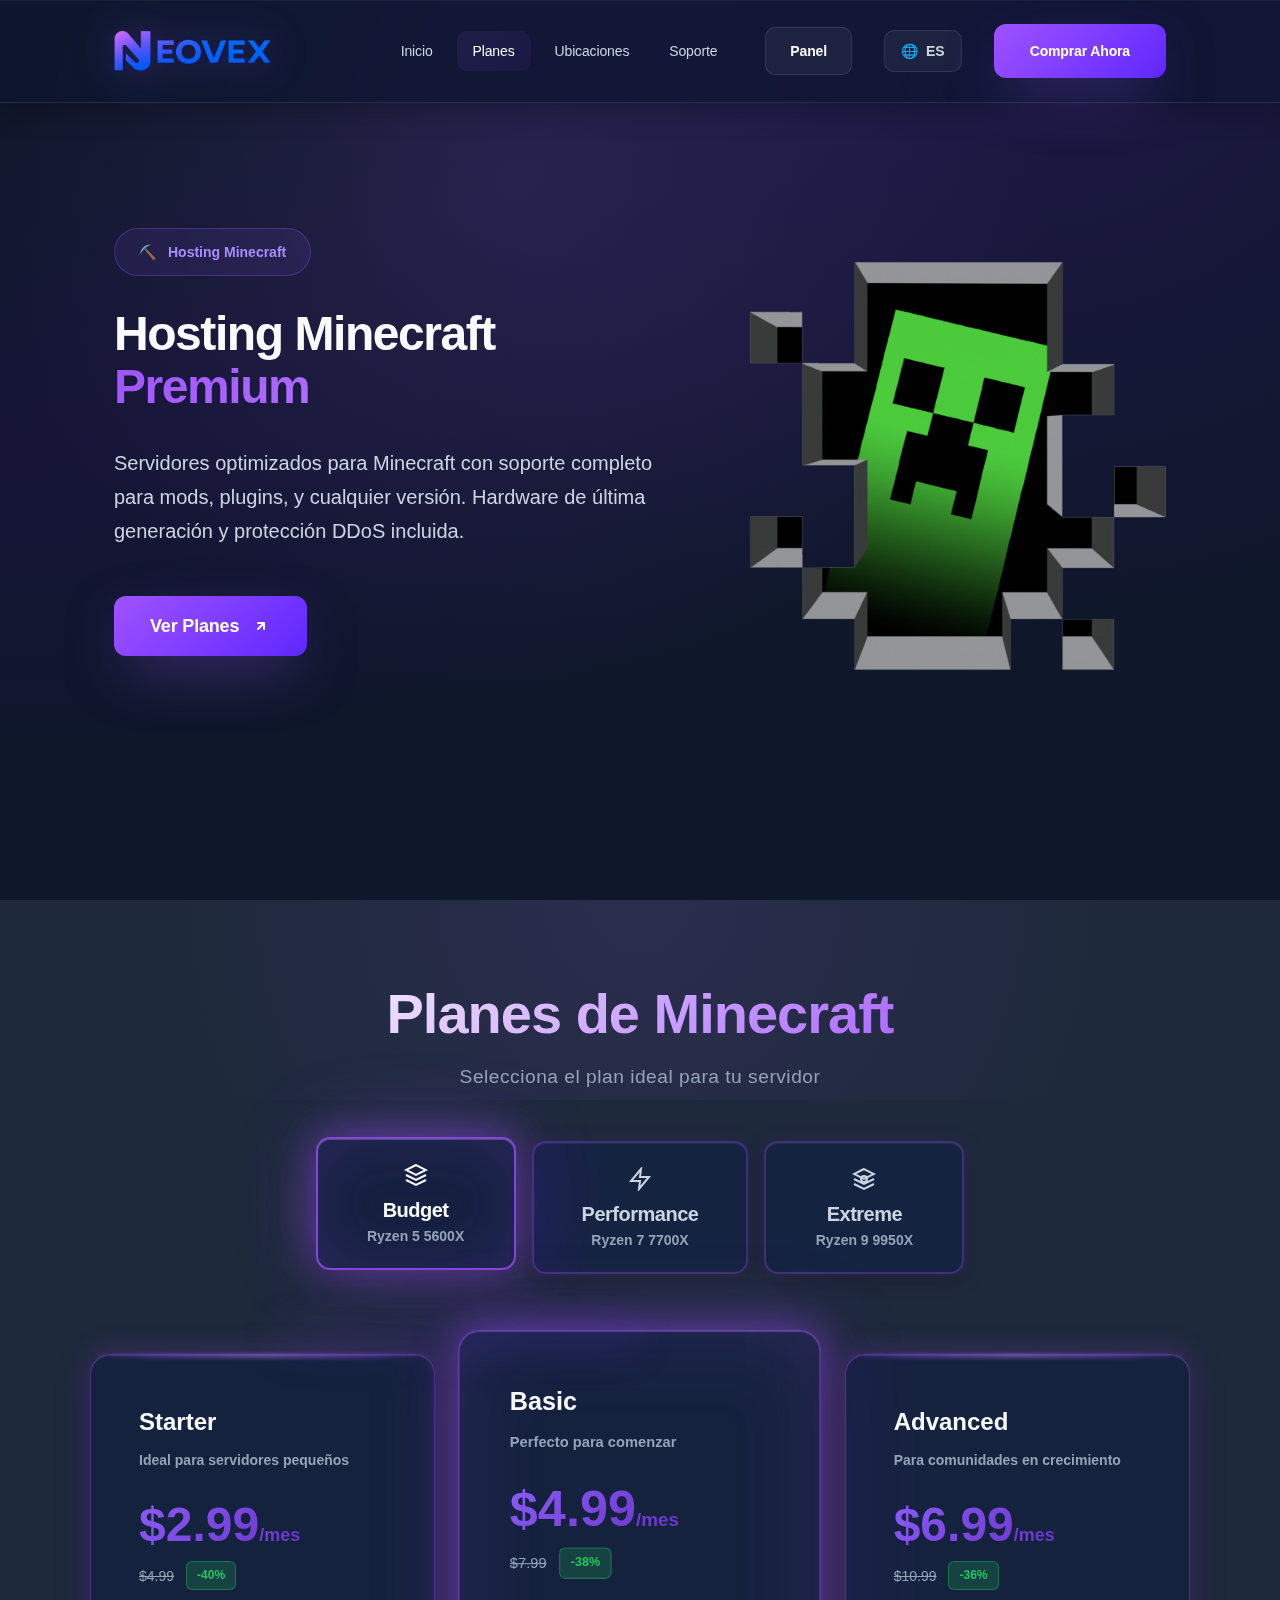
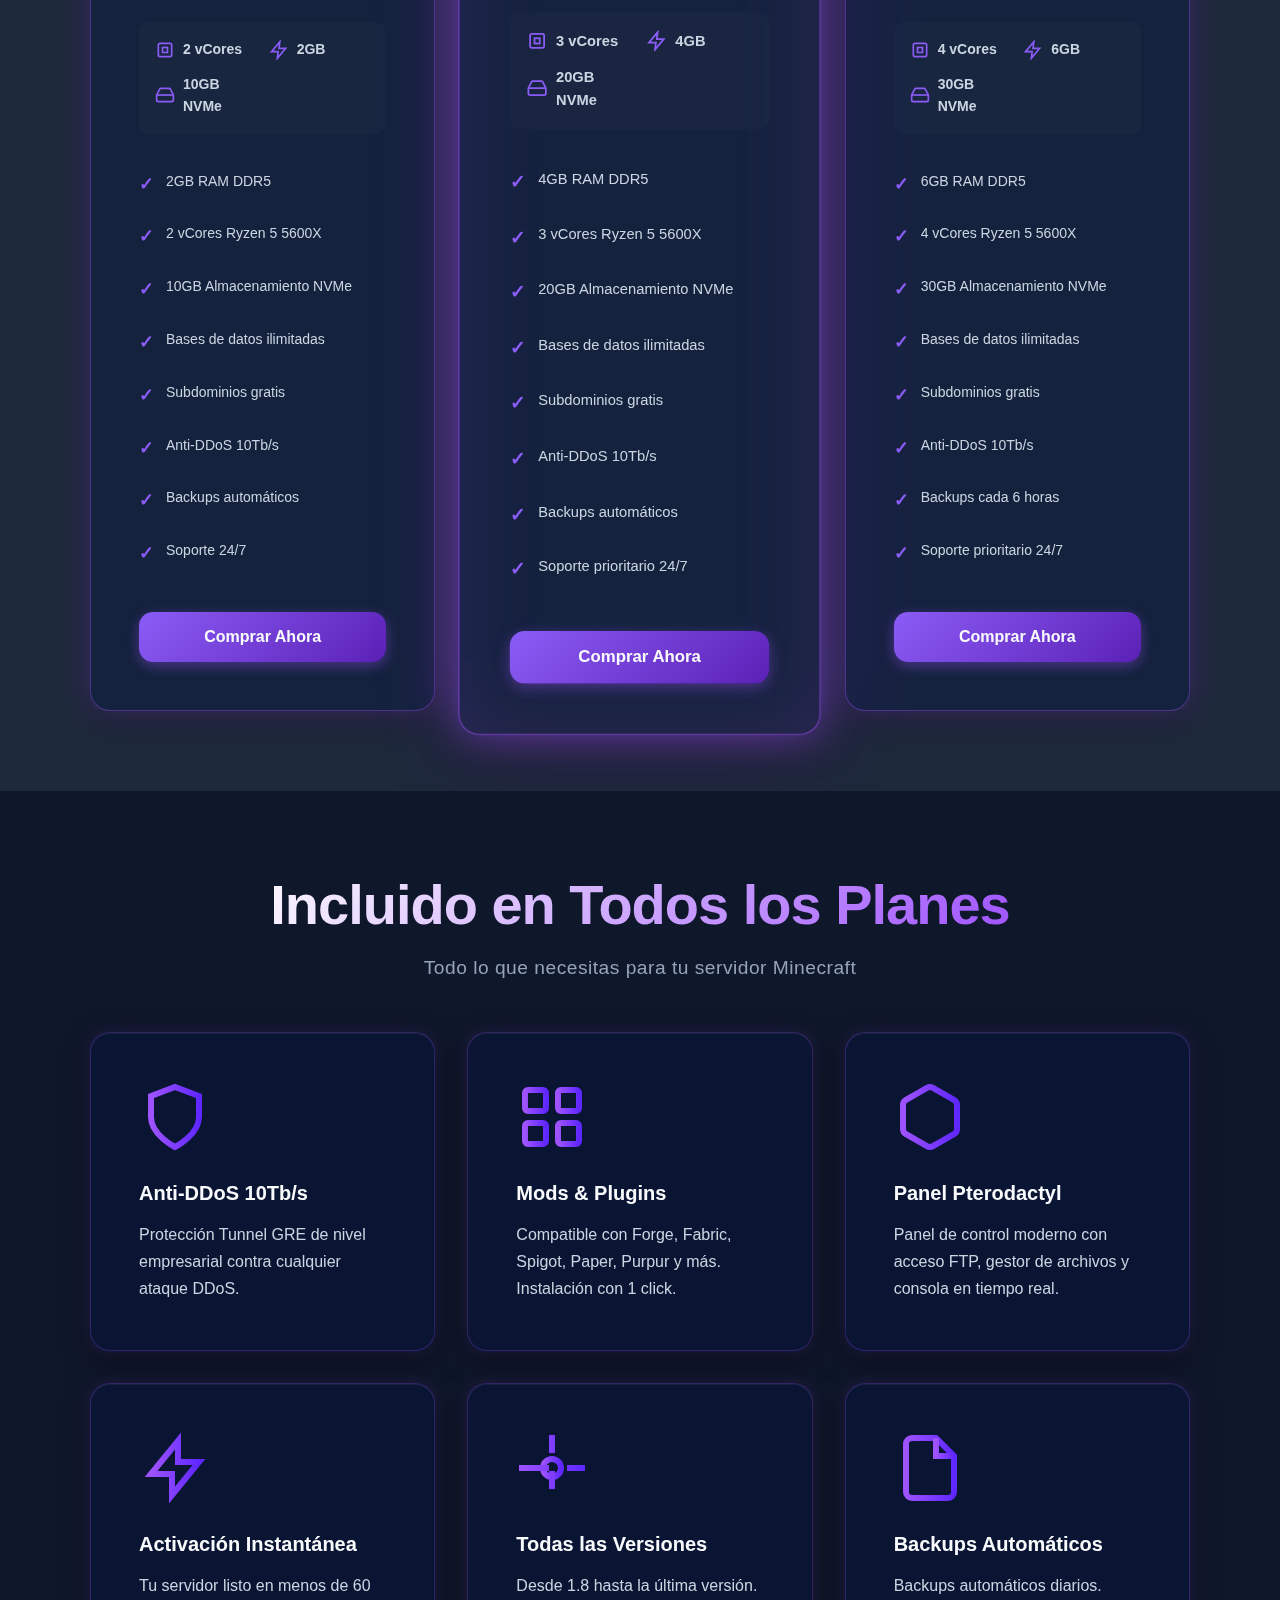
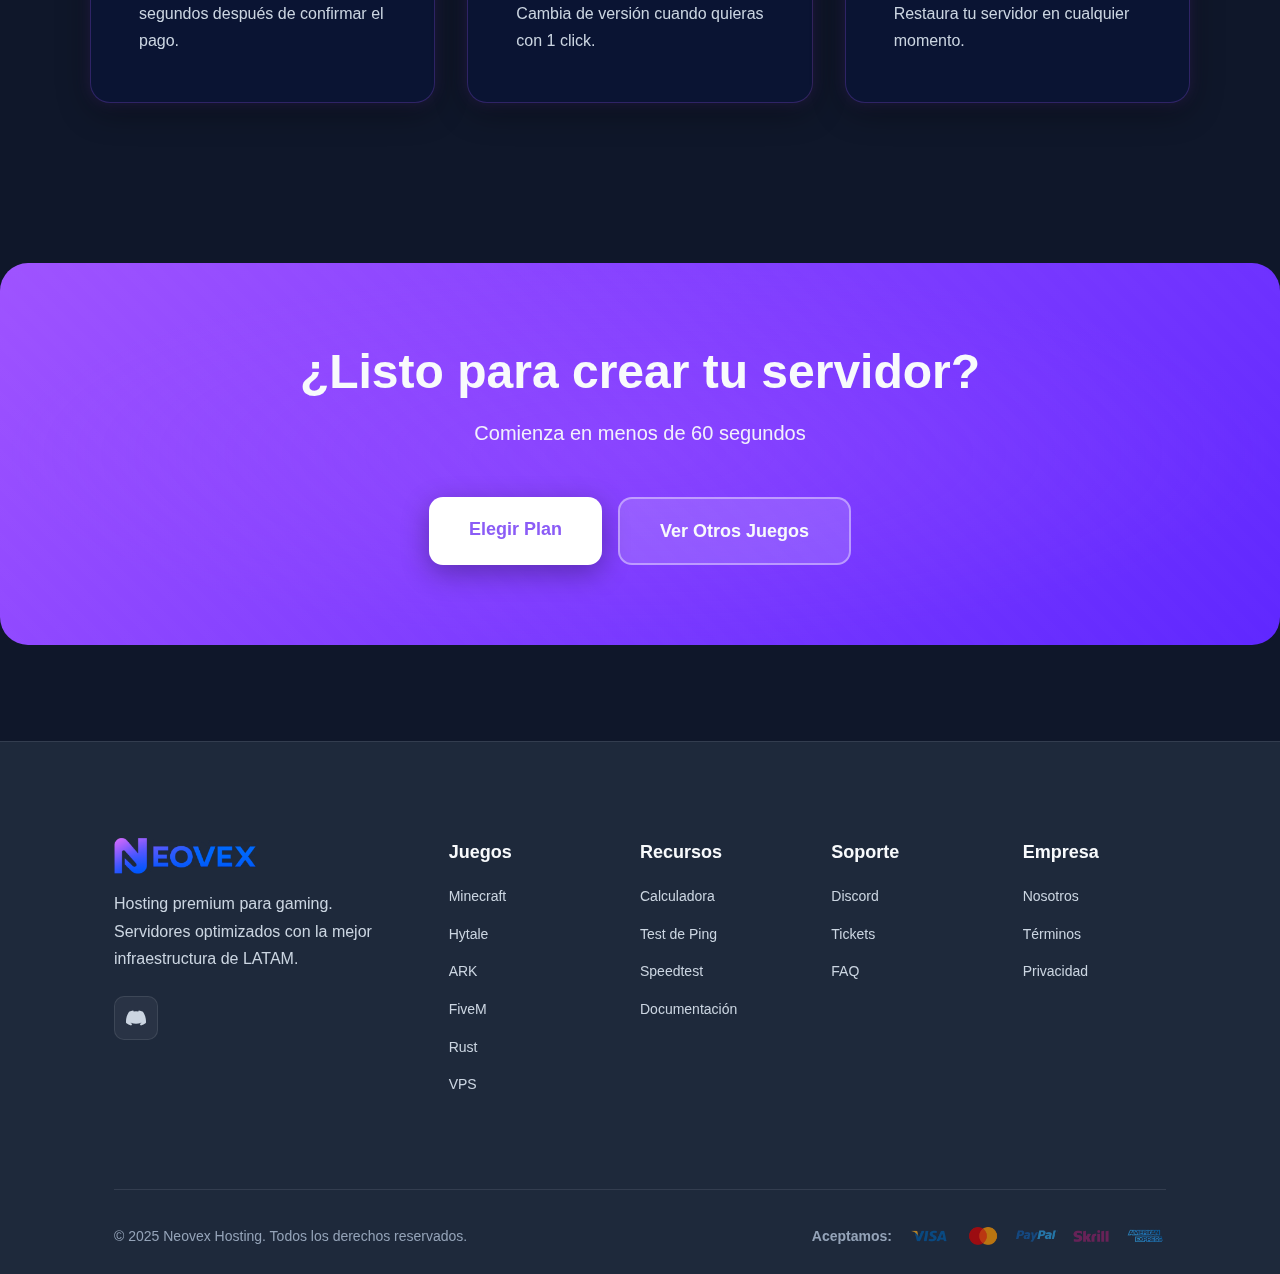
<file: minecraft.html>
<!DOCTYPE html>
<html lang="es">
<head>
    <meta charset="UTF-8">
    <meta name="viewport" content="width=device-width, initial-scale=1.0">
    <title>Hosting Minecraft Premium - Neovex Hosting</title>
    <meta name="description" content="Hosting Minecraft optimizado con Ryzen 9 9950X, NVMe, Anti-DDoS 10Tb/s. Desde $2.99/mes. Soporte 24/7.">
    
    <link rel="icon" type="image/png" href="assets/images/logo-mobile.png">
    
    <link rel="stylesheet" href="css/styles.css">
    <link rel="stylesheet" href="css/glass.css">
    <link rel="stylesheet" href="css/nav.css">
</head>
<body class="game-page">
    <!-- Navigation (same as index) -->
    <nav class="navbar" id="navbar">
        <div class="container">
            <div class="nav-wrapper">
                <div class="nav-logo">
                    <a href="index.html">
                        <img src="img/ui/logo.png" alt="Neovex Hosting" class="logo-main">
                        <img src="img/ui/logo-mobile.png" alt="Neovex Hosting" class="logo-mobile">
                    </a>
                </div>

                <div class="nav-menu" id="navMenu">
                    <ul class="nav-links">
                        <li><a href="index.html" class="nav-link">Inicio</a></li>
                        <li class="dropdown">
                            <a href="#planes" class="nav-link active">Planes</a>
                            <div class="dropdown-menu">
                                <a href="minecraft.html">Minecraft</a>
                                <a href="hytale.html">Hytale</a>
                                <a href="#ark">ARK</a>
                                <a href="#fivem">FiveM</a>
                                <a href="#rust">Rust</a>
                                <a href="#vps">VPS</a>
                            </div>
                        </li>
                        <li><a href="/#ubicaciones" class="nav-link">Ubicaciones</a></li>
                        <li><a href="#soporte" class="nav-link">Soporte</a></li>
                    </ul>
                    <a href="#panel" class="btn-secondary">Panel</a>
                    
                    <div class="nav-actions">
                        <div class="language-selector">
                            <button class="lang-btn" id="langBtn">
                                <span>🌐</span>
                                <span id="currentLang">ES</span>
                            </button>
                            <div class="lang-dropdown" id="langDropdown">
                                <a href="/" data-lang="es">Español</a>
                                <a href="/en" data-lang="en">English</a>
                                <a href="/fr" data-lang="fr">Français</a>
                            </div>
                        </div>
                    </div>
                    <a href="#comprar" class="btn-primary">Comprar Ahora</a>
                </div>
                

                <button class="nav-toggle" id="navToggle">
                    <span></span>
                    <span></span>
                    <span></span>
                </button>
            </div>
        </div>
    </nav>

    <!-- Hero Section -->
    <section class="hero">
        <div class="hero-particles" id="particles"></div>
        <div class="hero-gradient"></div>
        
        <div class="container">
            <div class="hero-content">
                <div class="hero-badge">
                    <span class="badge-icon game-page-icon">⛏️</span>
                    <span>Hosting Minecraft</span>
                </div>
                
                <h1 class="hero-title game-page-title">
                    <span class="title-line">Hosting Minecraft</span>
                    <span class="title-line gradient-text">Premium</span>
                </h1>
                
                <p class="hero-subtitle game-page-description">
                    Servidores optimizados para Minecraft con soporte completo para mods, plugins, y cualquier versión. Hardware de última generación y protección DDoS incluida.
                </p>

                <div class="hero-cta">
                    <a href="#planes" class="btn-hero-primary">
                        <span>Ver Planes</span>
                        <svg width="20" height="20" viewBox="0 0 20 20" fill="none">
                            <path d="M7 13L13 7M13 7H7M13 7V13" stroke="currentColor" stroke-width="2" stroke-linecap="round"/>
                        </svg>
                    </a>
                </div>
            </div>
                <div class="mineacraft-image-hero">
                <img src="img/games/hosting-minecraft.png" alt="Minecraft Server Hosting" class="img-minecraft">
        </div>
    </section>

    <!-- Plans Section -->
    <section class="plans-section" id="planes" style="padding: 80px 0;">
        <div class="container" style="max-width: 1200px; padding: 0 2rem;">
            <div class="section-header" style="text-align: center; max-width: 800px; margin: 0 auto 3rem;">
                <h2 class="section-title">Planes de Minecraft</h2>
                <p class="section-subtitle">Selecciona el plan ideal para tu servidor</p>
            </div>

            <div class="plans-selector">
                <!-- Generado dinámicamente -->
            </div>

            <div class="plans-grid" id="plansGrid" style="max-width: 1100px; margin: 0 auto;">
                <!-- Generado dinámicamente -->
            </div>
        </div>
    </section>

    <!-- Features Section -->
    <section class="features-section" style="padding: 80px 0;">
        <div class="container" style="max-width: 1200px; padding: 0 2rem;">
            <div class="section-header" style="text-align: center; max-width: 800px; margin: 0 auto 3rem;">
                <h2 class="section-title">Incluido en Todos los Planes</h2>
                <p class="section-subtitle">Todo lo que necesitas para tu servidor Minecraft</p>
            </div>

            <div class="features-grid" style="max-width: 1100px; margin: 0 auto;">
                <div class="feature-card scroll-reveal">
                    <div class="feature-icon">
                        <svg width="72" height="72" viewBox="0 0 24 24" fill="none">
                            <path d="M12 22s8-4 8-10V5l-8-3-8 3v7c0 6 8 10 8 10z" stroke="url(#g1)" stroke-width="2"/>
                            <defs><linearGradient id="g1"><stop offset="0%" stop-color="#9F53FF"/><stop offset="100%" stop-color="#5F27FF"/></linearGradient></defs>
                        </svg>
                    </div>
                    <h3>Anti-DDoS 10Tb/s</h3>
                    <p>Protección Tunnel GRE de nivel empresarial contra cualquier ataque DDoS.</p>
                </div>

                <div class="feature-card scroll-reveal">
                    <div class="feature-icon">
                        <svg width="72" height="72" viewBox="0 0 24 24" fill="none">
                            <rect x="3" y="3" width="7" height="7" stroke="url(#g2)" stroke-width="2" rx="1"/>
                            <rect x="14" y="3" width="7" height="7" stroke="url(#g2)" stroke-width="2" rx="1"/>
                            <rect x="3" y="14" width="7" height="7" stroke="url(#g2)" stroke-width="2" rx="1"/>
                            <rect x="14" y="14" width="7" height="7" stroke="url(#g2)" stroke-width="2" rx="1"/>
                            <defs><linearGradient id="g2"><stop offset="0%" stop-color="#9F53FF"/><stop offset="100%" stop-color="#5F27FF"/></linearGradient></defs>
                        </svg>
                    </div>
                    <h3>Mods & Plugins</h3>
                    <p>Compatible con Forge, Fabric, Spigot, Paper, Purpur y más. Instalación con 1 click.</p>
                </div>

                <div class="feature-card scroll-reveal">
                    <div class="feature-icon">
                        <svg width="72" height="72" viewBox="0 0 24 24" fill="none">
                            <path d="M21 16V8a2 2 0 0 0-1-1.73l-7-4a2 2 0 0 0-2 0l-7 4A2 2 0 0 0 3 8v8a2 2 0 0 0 1 1.73l7 4a2 2 0 0 0 2 0l7-4A2 2 0 0 0 21 16z" stroke="url(#g3)" stroke-width="2"/>
                            <defs><linearGradient id="g3"><stop offset="0%" stop-color="#9F53FF"/><stop offset="100%" stop-color="#5F27FF"/></linearGradient></defs>
                        </svg>
                    </div>
                    <h3>Panel Pterodactyl</h3>
                    <p>Panel de control moderno con acceso FTP, gestor de archivos y consola en tiempo real.</p>
                </div>

                <div class="feature-card scroll-reveal">
                    <div class="feature-icon">
                        <svg width="72" height="72" viewBox="0 0 24 24" fill="none">
                            <path d="M13 10V3L4 14h7v7l9-11h-7z" stroke="url(#g4)" stroke-width="2"/>
                            <defs><linearGradient id="g4"><stop offset="0%" stop-color="#9F53FF"/><stop offset="100%" stop-color="#5F27FF"/></linearGradient></defs>
                        </svg>
                    </div>
                    <h3>Activación Instantánea</h3>
                    <p>Tu servidor listo en menos de 60 segundos después de confirmar el pago.</p>
                </div>

                <div class="feature-card scroll-reveal">
                    <div class="feature-icon">
                        <svg width="72" height="72" viewBox="0 0 24 24" fill="none">
                            <circle cx="12" cy="12" r="3" stroke="url(#g5)" stroke-width="2"/>
                            <path d="M12 1v6m0 6v6M23 12h-6m-6 0H1" stroke="url(#g5)" stroke-width="2"/>
                            <defs><linearGradient id="g5"><stop offset="0%" stop-color="#9F53FF"/><stop offset="100%" stop-color="#5F27FF"/></linearGradient></defs>
                        </svg>
                    </div>
                    <h3>Todas las Versiones</h3>
                    <p>Desde 1.8 hasta la última versión. Cambia de versión cuando quieras con 1 click.</p>
                </div>

                <div class="feature-card scroll-reveal">
                    <div class="feature-icon">
                        <svg width="72" height="72" viewBox="0 0 24 24" fill="none">
                            <path d="M14 2H6a2 2 0 0 0-2 2v16a2 2 0 0 0 2 2h12a2 2 0 0 0 2-2V8z" stroke="url(#g6)" stroke-width="2"/>
                            <polyline points="14,2 14,8 20,8" stroke="url(#g6)" stroke-width="2"/>
                            <defs><linearGradient id="g6"><stop offset="0%" stop-color="#9F53FF"/><stop offset="100%" stop-color="#5F27FF"/></linearGradient></defs>
                        </svg>
                    </div>
                    <h3>Backups Automáticos</h3>
                    <p>Backups automáticos diarios. Restaura tu servidor en cualquier momento.</p>
                </div>
            </div>
        </div>
    </section>

    <!-- CTA Section -->
    <section class="cta-section" style="padding: 80px 0;">
        <div class="container" style="max-width: 900px; padding: 0 2rem;">
            <div class="cta-content" style="text-align: center;">
                <h2>¿Listo para crear tu servidor?</h2>
                <p>Comienza en menos de 60 segundos</p>
                <div class="cta-buttons" style="justify-content: center;">
                    <a href="#planes" class="btn-cta-primary">Elegir Plan</a>
                    <a href="/" class="btn-cta-secondary">Ver Otros Juegos</a>
                </div>
            </div>
        </div>
    </section>

    <!-- Footer (same as index) -->
    <footer class="footer">
        <div class="container">
            <div class="footer-grid">
                <div class="footer-col">
                    <div class="footer-logo">
                        <img src="img/ui/logo.png" alt="Neovex Hosting">
                    </div>
                    <p>Hosting premium para gaming. Servidores optimizados con la mejor infraestructura de LATAM.</p>
                    <div class="footer-social">
                        <a href="#" class="social-link">
                            <svg width="20" height="20" viewBox="0 0 24 24" fill="currentColor">
                                <path d="M20.317 4.37a19.791 19.791 0 0 0-4.885-1.515a.074.074 0 0 0-.079.037c-.21.375-.444.864-.608 1.25a18.27 18.27 0 0 0-5.487 0a12.64 12.64 0 0 0-.617-1.25a.077.077 0 0 0-.079-.037A19.736 19.736 0 0 0 3.677 4.37a.07.07 0 0 0-.032.027C.533 9.046-.32 13.58.099 18.057a.082.082 0 0 0 .031.057a19.9 19.9 0 0 0 5.993 3.03a.078.078 0 0 0 .084-.028a14.09 14.09 0 0 0 1.226-1.994a.076.076 0 0 0-.041-.106a13.107 13.107 0 0 1-1.872-.892a.077.077 0 0 1-.008-.128a10.2 10.2 0 0 0 .372-.292a.074.074 0 0 1 .077-.01c3.928 1.793 8.18 1.793 12.062 0a.074.074 0 0 1 .078.01c.12.098.246.198.373.292a.077.077 0 0 1-.006.127a12.299 12.299 0 0 1-1.873.892a.077.077 0 0 0-.041.107c.36.698.772 1.362 1.225 1.993a.076.076 0 0 0 .084.028a19.839 19.839 0 0 0 6.002-3.03a.077.077 0 0 0 .032-.054c.5-5.177-.838-9.674-3.549-13.66a.061.061 0 0 0-.031-.03z"/>
                            </svg>
                        </a>
                    </div>
                </div>

                <div class="footer-col">
                    <h4>Juegos</h4>
                    <ul>
                        <li><a href="minecraft.html">Minecraft</a></li>
                        <li><a href="hytale.html">Hytale</a></li>
                        <li><a href="#ark">ARK</a></li>
                        <li><a href="#fivem">FiveM</a></li>
                        <li><a href="#rust">Rust</a></li>
                        <li><a href="#vps">VPS</a></li>
                    </ul>
                </div>

                <div class="footer-col">
                    <h4>Recursos</h4>
                    <ul>
                        <li><a href="#calculadora">Calculadora</a></li>
                        <li><a href="#ping">Test de Ping</a></li>
                        <li><a href="#speedtest">Speedtest</a></li>
                        <li><a href="#docs">Documentación</a></li>
                    </ul>
                </div>

                <div class="footer-col">
                    <h4>Soporte</h4>
                    <ul>
                        <li><a href="#discord">Discord</a></li>
                        <li><a href="#tickets">Tickets</a></li>
                        <li><a href="#faq">FAQ</a></li>
                    </ul>
                </div>

                <div class="footer-col">
                    <h4>Empresa</h4>
                    <ul>
                        <li><a href="#nosotros">Nosotros</a></li>
                        <li><a href="#terminos">Términos</a></li>
                        <li><a href="#privacidad">Privacidad</a></li>
                    </ul>
                </div>
            </div>

            <div class="footer-bottom">
                <p>&copy; 2025 Neovex Hosting. Todos los derechos reservados.</p>
                <div class="footer-payments">
                    <span>Aceptamos:</span>
                    <div class="payment-icons">
                        <img src="img/metodo de pago/visa.webp" alt="Visa">
                        <img src="img/metodo de pago/mastercard.webp" alt="Mastercard">
                        <img src="img/metodo de pago/paypal.webp" alt="PayPal">
                        <img src="img/metodo de pago/skrill.webp" alt="Skrill">
                        <img src="img/metodo de pago/american-express.webp" alt="American Express">
                    </div>
                </div>
            </div>
        </div>
    </footer>

    <!-- JavaScript -->
    <script src="js/plansData.js"></script>
    <script src="js/animations.js"></script>
    <script src="js/main.js"></script>
    <script src="js/utilities.js"></script>
    <script>
        // Initialize game page
        if (typeof GamePageRenderer !== 'undefined') {
            const minecraftPage = new GamePageRenderer('minecraft');
            minecraftPage.init();
        }
    </script>
</body>
</html>
</file>
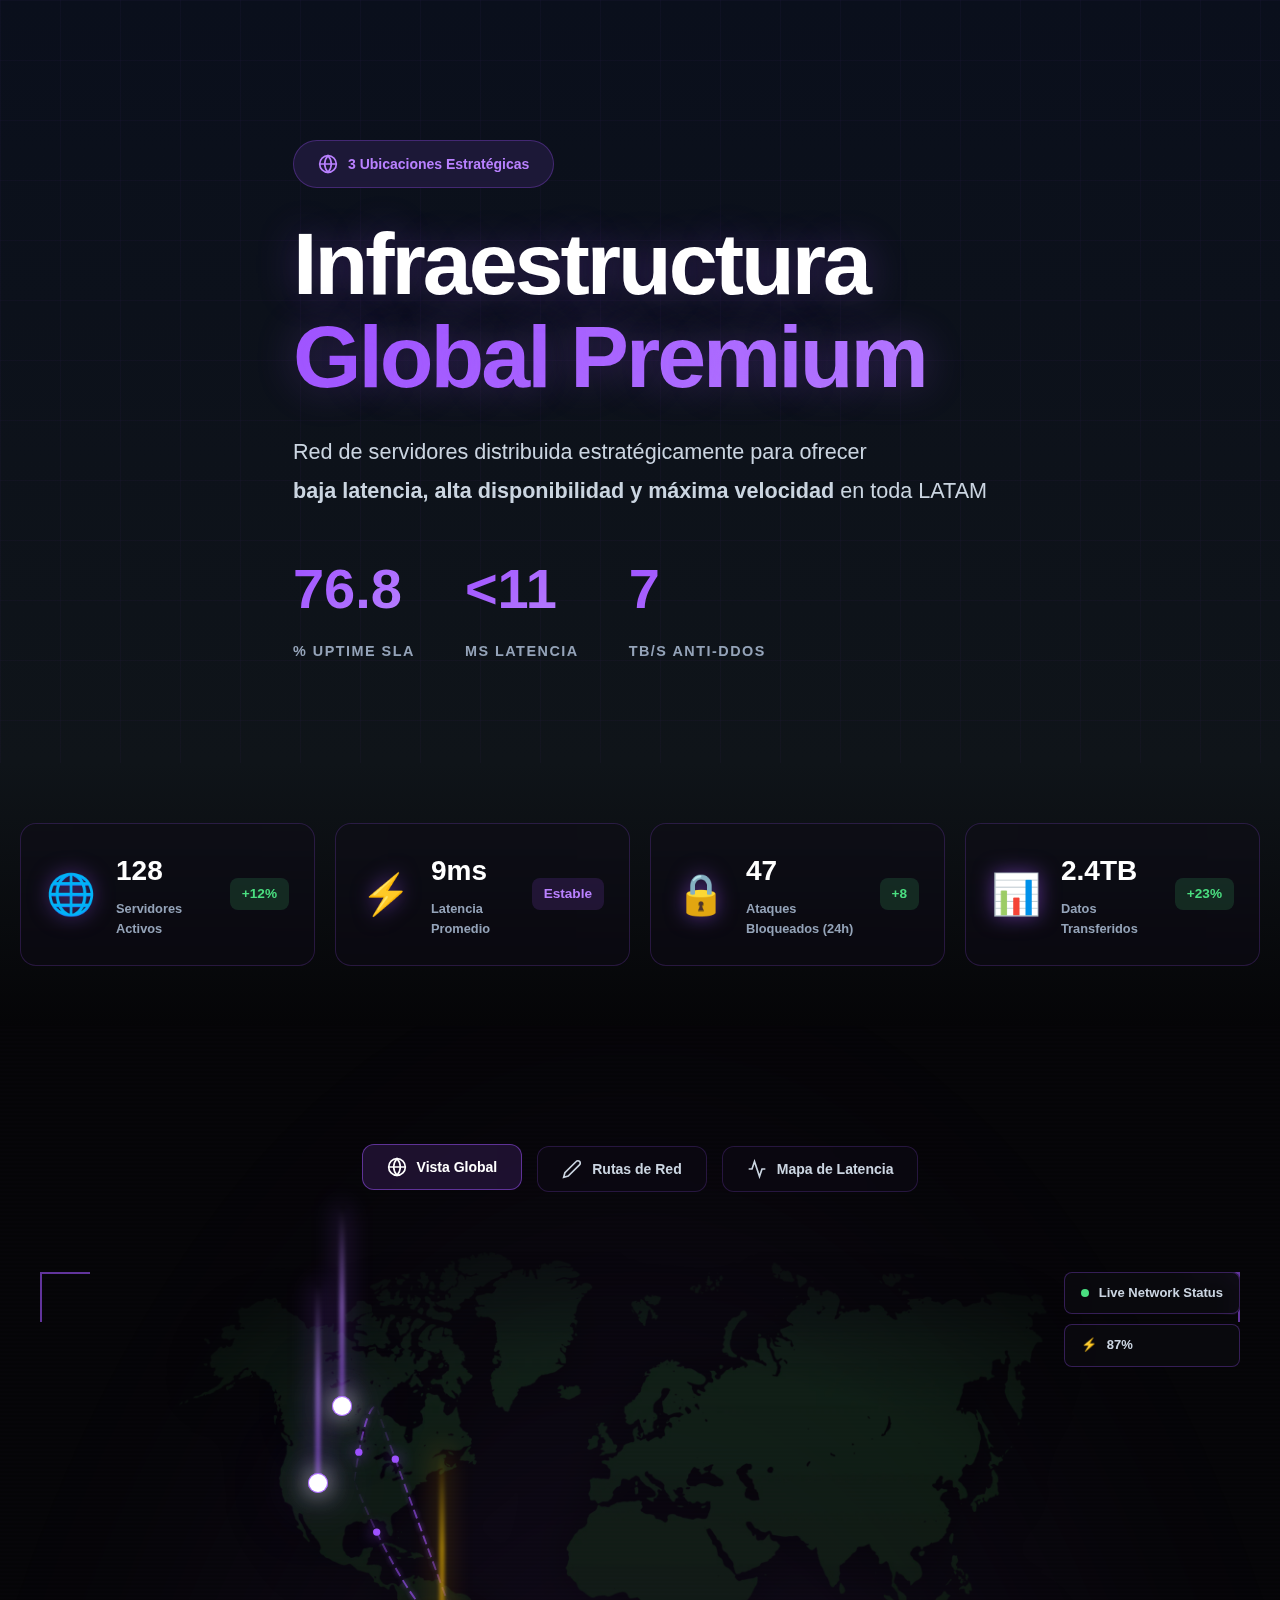
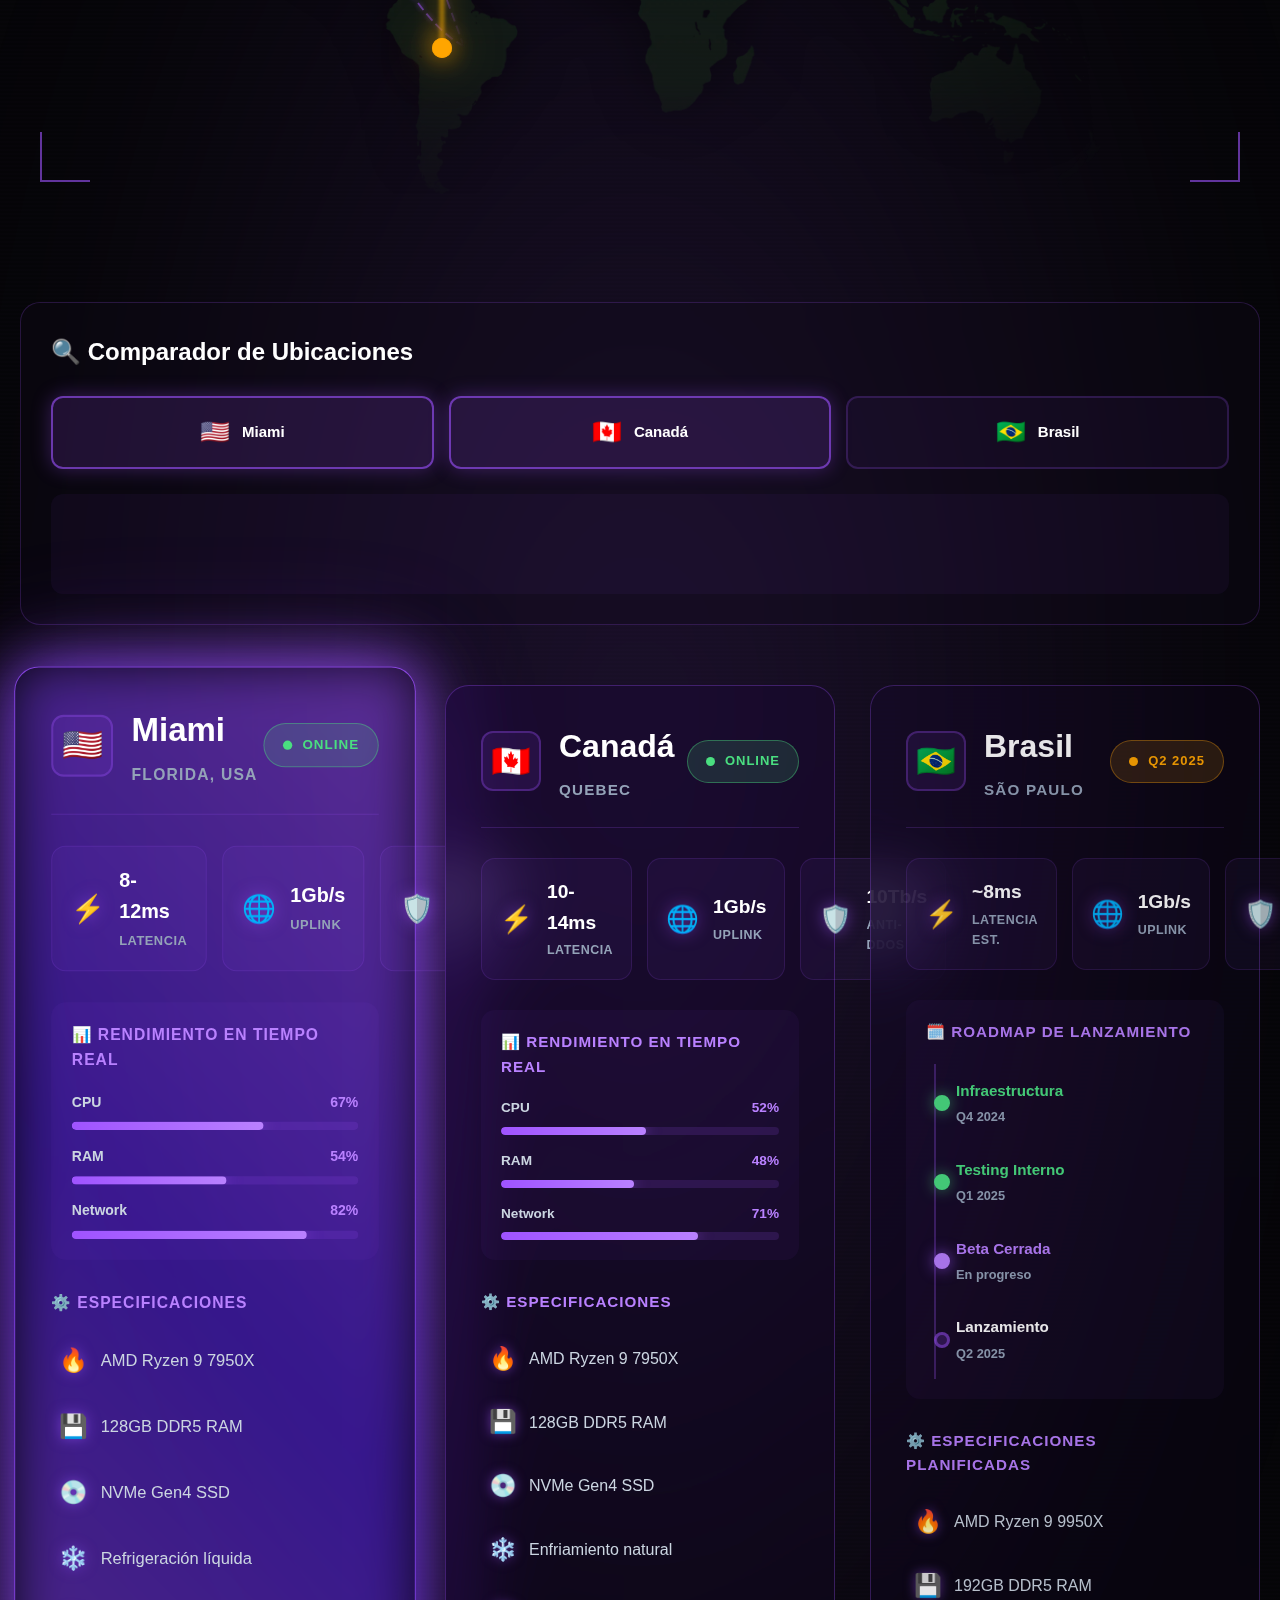
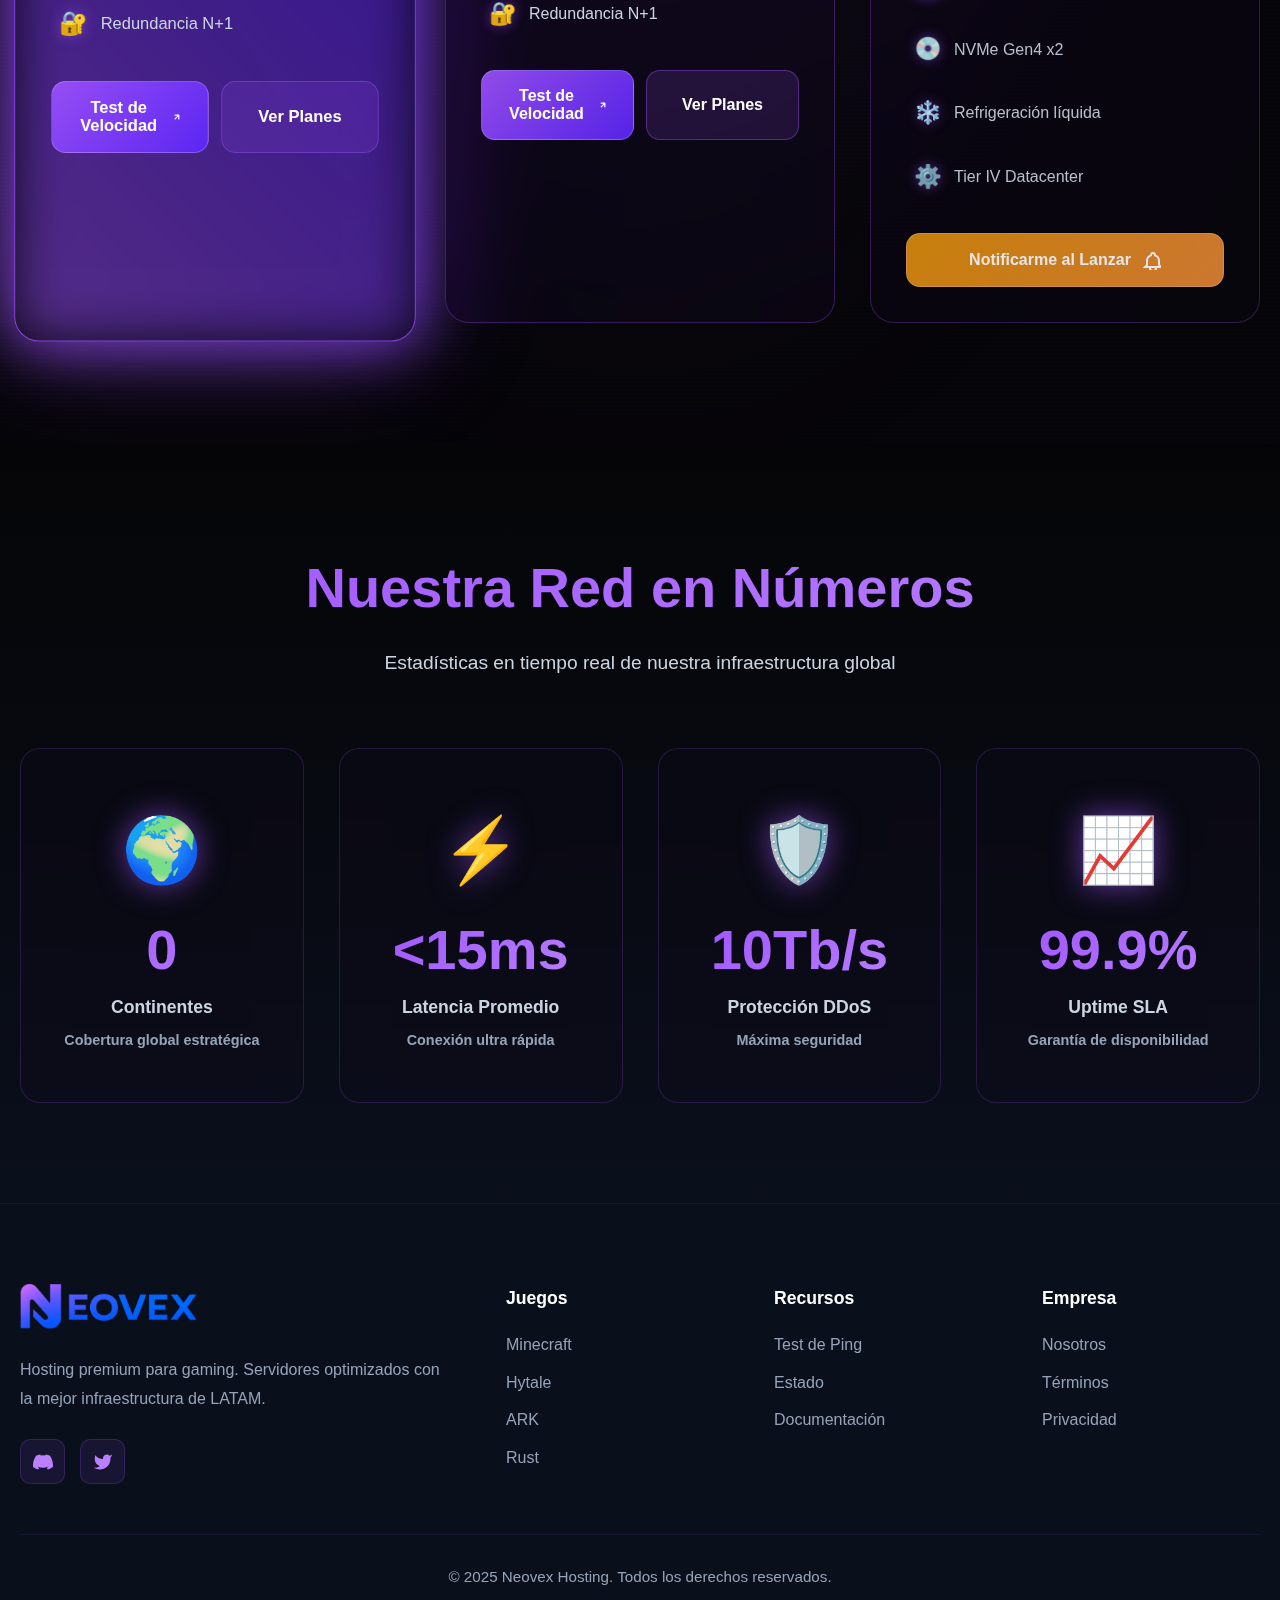
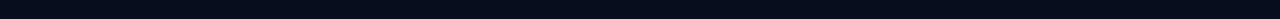
<file: ubicacion.html>
<!DOCTYPE html>
<html lang="es">
<head>
    <meta charset="UTF-8">
    <meta name="viewport" content="width=device-width, initial-scale=1.0">
    <title>Ubicaciones Globales - Neovex Hosting | Infraestructura Premium</title>
    <meta name="description" content="Red global de servidores en Miami, Canadá y Brasil. Baja latencia, alta disponibilidad y protección DDoS 10Tb/s.">
    
    <link rel="icon" type="image/png" href="assets/images/logo-mobile.png">
    <link rel="stylesheet" href="css/map.css">
    <link rel="stylesheet" href="css/nav.css">
</head>
<body>
   <!-- Navigation -->
    <nav class="navbar" id="navbar">
        <div class="container">
            <div class="nav-wrapper">
                <div class="nav-logo">
                    <a href="/">
                        <img src="img/ui/logo.png" alt="Neovex Hosting" class="logo-main">
                        <img src="img/ui/logo-mobile.png" alt="Neovex Hosting" class="logo-mobile">
                    </a>
                </div>

                <div class="nav-menu" id="navMenu">
                    <ul class="nav-links">
                        <li><a href="#inicio" class="nav-link active" data-i18n="nav.home">Inicio</a></li>
                        <li class="dropdown">
                            <a href="#planes" class="nav-link" data-i18n="nav.plans">Planes</a>
                            <div class="dropdown-menu">
                                <a href="minecraft.html">Minecraft</a>
                                <a href="hytale.html">Hytale</a>
                                <a href="#ark">ARK</a>
                                <a href="#fivem">FiveM</a>
                                <a href="#rust">Rust</a>
                                <a href="#vps">VPS</a>
                            </div>
                        </li>
                        <li><a href="ubicacion.html" class="nav-link" data-i18n="nav.locations">Ubicaciones</a></li>
                        <li class="dropdown">
                            <a href="#herramientas" class="nav-link" data-i18n="nav.tools">Herramientas</a>
                            <div class="dropdown-menu">
                                <a href="#calculadora" data-i18n="footer.calculator">Calculadora</a>
                                <a href="#ping" data-i18n="footer.pingTest">Test de Ping</a>
                                <a href="#speedtest" data-i18n="footer.speedtest">Speedtest</a>
                            </div>
                        </li>
                        <li><a href="#soporte" class="nav-link" data-i18n="nav.support">Soporte</a></li>
                    </ul>

                   <a href="#panel" class="btn-secondary">Panel</a>
                    <div class="nav-actions">
                        <div class="language-selector">
                            <button class="lang-btn" id="langBtn">
                                <span>🌐</span>
                                <span id="currentLang">ES</span>
                            </button>
                            <div class="lang-dropdown" id="langDropdown">
                                <a href="/" data-lang="es">Español</a>
                                <a href="/en" data-lang="en">English</a>
                                <a href="/fr" data-lang="fr">Français</a>
                            </div>
                        </div>
                    </div>
                    <a href="#comprar" class="btn-primary">Comprar Ahora</a>
                </div>

                <button class="nav-toggle" id="navToggle">
                    <span></span>
                    <span></span>
                    <span></span>
                </button>
            </div>
        </div>
    </nav>


    <!-- Hero Section -->
    <section class="locations-hero">
        <div class="hero-grid-bg"></div>
        <div class="hero-particles" id="heroParticles"></div>
        
        <div class="container">
            <div class="hero-content">
                <div class="hero-badge">
                    <svg width="20" height="20" viewBox="0 0 24 24" fill="none" stroke="currentColor" stroke-width="2">
                        <circle cx="12" cy="12" r="10"/>
                        <path d="M2 12h20M12 2a15.3 15.3 0 0 1 4 10 15.3 15.3 0 0 1-4 10 15.3 15.3 0 0 1-4-10 15.3 15.3 0 0 1 4-10z"/>
                    </svg>
                    <span>3 Ubicaciones Estratégicas</span>
                </div>
                
                <h1 class="hero-title">
                    <span class="title-line">Infraestructura</span>
                    <span class="title-line gradient-text">Global Premium</span>
                </h1>
                
                <p class="hero-subtitle">
                    Red de servidores distribuida estratégicamente para ofrecer<br>
                    <strong>baja latencia, alta disponibilidad y máxima velocidad</strong> en toda LATAM
                </p>

                <div class="hero-stats-compact">
                    <div class="stat-item">
                        <span class="stat-number" data-count="99.9">0</span>
                        <span class="stat-label">% Uptime SLA</span>
                    </div>
                    <div class="stat-item">
                        <span class="stat-number">&lt;<span data-count="15">0</span></span>
                        <span class="stat-label">ms Latencia</span>
                    </div>
                    <div class="stat-item">
                        <span class="stat-number" data-count="10">0</span>
                        <span class="stat-label">Tb/s Anti-DDoS</span>
                    </div>
                </div>
            </div>
        </div>
    </section>

    <!-- Live Network Monitor -->
    <section class="network-monitor">
        <div class="container">
            <div class="monitor-grid">
                <div class="monitor-card">
                    <div class="monitor-icon">🌐</div>
                    <div class="monitor-data">
                        <span class="monitor-value" id="activeServers">128</span>
                        <span class="monitor-label">Servidores Activos</span>
                    </div>
                    <div class="monitor-trend up">+12%</div>
                </div>
                <div class="monitor-card">
                    <div class="monitor-icon">⚡</div>
                    <div class="monitor-data">
                        <span class="monitor-value" id="avgLatency">9ms</span>
                        <span class="monitor-label">Latencia Promedio</span>
                    </div>
                    <div class="monitor-trend stable">Estable</div>
                </div>
                <div class="monitor-card">
                    <div class="monitor-icon">🔒</div>
                    <div class="monitor-data">
                        <span class="monitor-value" id="blockedAttacks">47</span>
                        <span class="monitor-label">Ataques Bloqueados (24h)</span>
                    </div>
                    <div class="monitor-trend up">+8</div>
                </div>
                <div class="monitor-card">
                    <div class="monitor-icon">📊</div>
                    <div class="monitor-data">
                        <span class="monitor-value" id="dataTransfer">2.4TB</span>
                        <span class="monitor-label">Datos Transferidos</span>
                    </div>
                    <div class="monitor-trend up">+23%</div>
                </div>
            </div>
        </div>
    </section>

    <!-- Interactive Map Section -->
    <section class="interactive-map-section">
        <div class="map-ambient-core"></div>
        <div class="scan-lines"></div>
        
        <div class="container">
            <!-- Map Controls -->
            <div class="map-controls">
                <button class="map-control-btn active" data-view="globe">
                    <svg width="20" height="20" viewBox="0 0 24 24" fill="none" stroke="currentColor" stroke-width="2">
                        <circle cx="12" cy="12" r="10"/>
                        <path d="M2 12h20M12 2a15.3 15.3 0 0 1 4 10 15.3 15.3 0 0 1-4 10 15.3 15.3 0 0 1-4-10 15.3 15.3 0 0 1 4-10z"/>
                    </svg>
                    <span>Vista Global</span>
                </button>
                <button class="map-control-btn" data-view="connections">
                    <svg width="20" height="20" viewBox="0 0 24 24" fill="none" stroke="currentColor" stroke-width="2">
                        <path d="M17 3a2.83 2.83 0 1 1 4 4L7.5 20.5 2 22l1.5-5.5L17 3z"/>
                    </svg>
                    <span>Rutas de Red</span>
                </button>
                <button class="map-control-btn" data-view="latency">
                    <svg width="20" height="20" viewBox="0 0 24 24" fill="none" stroke="currentColor" stroke-width="2">
                        <polyline points="22 12 18 12 15 21 9 3 6 12 2 12"/>
                    </svg>
                    <span>Mapa de Latencia</span>
                </button>
            </div>

            <!-- Map Container -->
            <div class="world-map-container">
                <div class="map-hud-overlay">
                    <div class="hud-corner tl"></div>
                    <div class="hud-corner tr"></div>
                    <div class="hud-corner bl"></div>
                    <div class="hud-corner br"></div>
                    
                    <!-- Live Stats Overlay -->
                    <div class="map-live-stats">
                        <div class="live-stat">
                            <span class="pulse-indicator"></span>
                            <span>Live Network Status</span>
                        </div>
                        <div class="live-stat">
                            <span class="stat-icon">⚡</span>
                            <span id="networkLoad">87%</span>
                        </div>
                    </div>
                </div>

                <img src="img/map/world-map.webp" alt="Global Network" class="world-map-image">
                
                <!-- Connection Lines (Animated) -->
                <svg class="connection-lines" viewBox="0 0 1200 600">
                    <defs>
                        <linearGradient id="lineGradient" x1="0%" y1="0%" x2="100%" y2="0%">
                            <stop offset="0%" style="stop-color:#9F53FF;stop-opacity:0" />
                            <stop offset="50%" style="stop-color:#9F53FF;stop-opacity:1" />
                            <stop offset="100%" style="stop-color:#9F53FF;stop-opacity:0" />
                        </linearGradient>
                        <filter id="glow">
                            <feGaussianBlur stdDeviation="3" result="coloredBlur"/>
                            <feMerge>
                                <feMergeNode in="coloredBlur"/>
                                <feMergeNode in="SourceGraphic"/>
                            </feMerge>
                        </filter>
                    </defs>
                    <!-- Miami to Canada -->
                    <path class="connection-line" d="M 288 250 Q 300 170, 312 168" stroke="url(#lineGradient)" stroke-width="2" fill="none" filter="url(#glow)"/>
                    <!-- Data packets -->
                    <circle class="data-packet" cx="288" cy="250" r="4" fill="#9F53FF">
                        <animateMotion dur="3s" repeatCount="indefinite" path="M 0 0 Q 12 -80, 24 -82"/>
                    </circle>
                    
                    <!-- Miami to Brasil -->
                    <path class="connection-line" d="M 288 250 Q 350 400, 408 430" stroke="url(#lineGradient)" stroke-width="2" fill="none" filter="url(#glow)"/>
                    <circle class="data-packet" cx="288" cy="250" r="4" fill="#9F53FF">
                        <animateMotion dur="4s" repeatCount="indefinite" path="M 0 0 Q 62 150, 120 180"/>
                    </circle>
                    
                    <!-- Canada to Brasil -->
                    <path class="connection-line" d="M 312 168 Q 360 300, 408 430" stroke="url(#lineGradient)" stroke-width="2" fill="none" filter="url(#glow)"/>
                    <circle class="data-packet" cx="312" cy="168" r="4" fill="#9F53FF">
                        <animateMotion dur="5s" repeatCount="indefinite" path="M 0 0 Q 48 132, 96 262"/>
                    </circle>
                </svg>

                <!-- Location Pins with Enhanced Effects -->
                <div class="location-beacon" style="top: 42%; left: 24%;" data-location="miami">
                    <div class="beacon-rings">
                        <div class="ring ring-1"></div>
                        <div class="ring ring-2"></div>
                        <div class="ring ring-3"></div>
                    </div>
                    <div class="beacon-core"></div>
                    <div class="beacon-beam"></div>
                    <div class="beacon-label">
                        <span class="label-city">Miami</span>
                        <span class="label-country">USA</span>
                    </div>
                    <!-- Enhanced Tooltip -->
                    <div class="beacon-tooltip">
                        <div class="tooltip-header">
                            <span>🇺🇸 Miami, USA</span>
                            <span class="tooltip-status online">● Online</span>
                        </div>
                        <div class="tooltip-metrics">
                            <div class="tooltip-metric">
                                <span class="metric-label">Latencia:</span>
                                <span class="metric-value">8-12ms</span>
                            </div>
                            <div class="tooltip-metric">
                                <span class="metric-label">Carga:</span>
                                <span class="metric-value">67%</span>
                            </div>
                            <div class="tooltip-metric">
                                <span class="metric-label">Uptime:</span>
                                <span class="metric-value">99.98%</span>
                            </div>
                        </div>
                    </div>
                </div>

                <div class="location-beacon" style="top: 28%; left: 26%;" data-location="canada">
                    <div class="beacon-rings">
                        <div class="ring ring-1"></div>
                        <div class="ring ring-2"></div>
                        <div class="ring ring-3"></div>
                    </div>
                    <div class="beacon-core"></div>
                    <div class="beacon-beam"></div>
                    <div class="beacon-label">
                        <span class="label-city">Quebec</span>
                        <span class="label-country">Canadá</span>
                    </div>
                    <div class="beacon-tooltip">
                        <div class="tooltip-header">
                            <span>🇨🇦 Quebec, Canadá</span>
                            <span class="tooltip-status online">● Online</span>
                        </div>
                        <div class="tooltip-metrics">
                            <div class="tooltip-metric">
                                <span class="metric-label">Latencia:</span>
                                <span class="metric-value">10-14ms</span>
                            </div>
                            <div class="tooltip-metric">
                                <span class="metric-label">Carga:</span>
                                <span class="metric-value">52%</span>
                            </div>
                            <div class="tooltip-metric">
                                <span class="metric-label">Uptime:</span>
                                <span class="metric-value">99.96%</span>
                            </div>
                        </div>
                    </div>
                </div>

                <div class="location-beacon upcoming" style="top: 72%; left: 34%;" data-location="brasil">
                    <div class="beacon-rings">
                        <div class="ring ring-1"></div>
                        <div class="ring ring-2"></div>
                        <div class="ring ring-3"></div>
                    </div>
                    <div class="beacon-core"></div>
                    <div class="beacon-beam"></div>
                    <div class="beacon-label">
                        <span class="label-city">São Paulo</span>
                        <span class="label-country">Brasil</span>
                    </div>
                    <div class="beacon-tooltip">
                        <div class="tooltip-header">
                            <span>🇧🇷 São Paulo, Brasil</span>
                            <span class="tooltip-status coming">● Q2 2025</span>
                        </div>
                        <div class="tooltip-metrics">
                            <div class="tooltip-metric">
                                <span class="metric-label">Latencia Est.:</span>
                                <span class="metric-value">~8ms</span>
                            </div>
                            <div class="tooltip-metric">
                                <span class="metric-label">Capacidad:</span>
                                <span class="metric-value">1000+ slots</span>
                            </div>
                        </div>
                    </div>
                </div>
            </div>

            <!-- Location Comparison Tool -->
            <div class="location-comparator">
                <h3>🔍 Comparador de Ubicaciones</h3>
                <div class="comparator-grid">
                    <div class="comparison-card" data-location="miami">
                        <input type="checkbox" class="location-checkbox" id="compare-miami" checked>
                        <label for="compare-miami">
                            <span class="flag">🇺🇸</span>
                            <span>Miami</span>
                        </label>
                    </div>
                    <div class="comparison-card" data-location="canada">
                        <input type="checkbox" class="location-checkbox" id="compare-canada" checked>
                        <label for="compare-canada">
                            <span class="flag">🇨🇦</span>
                            <span>Canadá</span>
                        </label>
                    </div>
                    <div class="comparison-card" data-location="brasil">
                        <input type="checkbox" class="location-checkbox" id="compare-brasil">
                        <label for="compare-brasil">
                            <span class="flag">🇧🇷</span>
                            <span>Brasil</span>
                        </label>
                    </div>
                </div>
                <div class="comparison-results" id="comparisonResults"></div>
            </div>

            <!-- Location Detail Cards -->
            <div class="locations-details-grid">
                <!-- Miami -->
                <div class="location-detail-card active" data-location="miami">
                    <div class="card-glow-effect"></div>
                    <div class="card-header">
                        <div class="header-left">
                            <div class="flag-wrapper">
                                <span class="flag-emoji">🇺🇸</span>
                            </div>
                            <div class="location-title">
                                <h3>Miami</h3>
                                <p>Florida, USA</p>
                            </div>
                        </div>
                        <div class="status-badge online">
                            <span class="pulse-dot"></span>
                            Online
                        </div>
                    </div>

                    <div class="card-metrics">
                        <div class="metric">
                            <div class="metric-icon">⚡</div>
                            <div class="metric-data">
                                <span class="metric-value">8-12ms</span>
                                <span class="metric-label">Latencia</span>
                            </div>
                        </div>
                        <div class="metric">
                            <div class="metric-icon">🌐</div>
                            <div class="metric-data">
                                <span class="metric-value">1Gb/s</span>
                                <span class="metric-label">Uplink</span>
                            </div>
                        </div>
                        <div class="metric">
                            <div class="metric-icon">🛡️</div>
                            <div class="metric-data">
                                <span class="metric-value">10Tb/s</span>
                                <span class="metric-label">Anti-DDoS</span>
                            </div>
                        </div>
                    </div>

                    <div class="card-performance">
                        <h4>📊 Rendimiento en Tiempo Real</h4>
                        <div class="performance-bars">
                            <div class="perf-bar">
                                <div class="perf-label">
                                    <span>CPU</span>
                                    <span class="perf-value">67%</span>
                                </div>
                                <div class="perf-track">
                                    <div class="perf-fill" style="width: 67%"></div>
                                </div>
                            </div>
                            <div class="perf-bar">
                                <div class="perf-label">
                                    <span>RAM</span>
                                    <span class="perf-value">54%</span>
                                </div>
                                <div class="perf-track">
                                    <div class="perf-fill" style="width: 54%"></div>
                                </div>
                            </div>
                            <div class="perf-bar">
                                <div class="perf-label">
                                    <span>Network</span>
                                    <span class="perf-value">82%</span>
                                </div>
                                <div class="perf-track">
                                    <div class="perf-fill" style="width: 82%"></div>
                                </div>
                            </div>
                        </div>
                    </div>

                    <div class="card-specs">
                        <h4>⚙️ Especificaciones</h4>
                        <ul>
                            <li><span class="spec-icon">🔥</span> AMD Ryzen 9 7950X</li>
                            <li><span class="spec-icon">💾</span> 128GB DDR5 RAM</li>
                            <li><span class="spec-icon">💿</span> NVMe Gen4 SSD</li>
                            <li><span class="spec-icon">❄️</span> Refrigeración líquida</li>
                            <li><span class="spec-icon">🔐</span> Redundancia N+1</li>
                        </ul>
                    </div>

                    <div class="card-actions">
                        <button class="action-button primary">
                            <span>Test de Velocidad</span>
                            <svg width="20" height="20" viewBox="0 0 20 20" fill="none" stroke="currentColor">
                                <path d="M7 13L13 7M13 7H7M13 7V13" stroke-width="2" stroke-linecap="round"/>
                            </svg>
                        </button>
                        <button class="action-button secondary">
                            <span>Ver Planes</span>
                        </button>
                    </div>
                </div>

                <!-- Canada -->
                <div class="location-detail-card" data-location="canada">
                    <div class="card-glow-effect"></div>
                    <div class="card-header">
                        <div class="header-left">
                            <div class="flag-wrapper">
                                <span class="flag-emoji">🇨🇦</span>
                            </div>
                            <div class="location-title">
                                <h3>Canadá</h3>
                                <p>Quebec</p>
                            </div>
                        </div>
                        <div class="status-badge online">
                            <span class="pulse-dot"></span>
                            Online
                        </div>
                    </div>

                    <div class="card-metrics">
                        <div class="metric">
                            <div class="metric-icon">⚡</div>
                            <div class="metric-data">
                                <span class="metric-value">10-14ms</span>
                                <span class="metric-label">Latencia</span>
                            </div>
                        </div>
                        <div class="metric">
                            <div class="metric-icon">🌐</div>
                            <div class="metric-data">
                                <span class="metric-value">1Gb/s</span>
                                <span class="metric-label">Uplink</span>
                            </div>
                        </div>
                        <div class="metric">
                            <div class="metric-icon">🛡️</div>
                            <div class="metric-data">
                                <span class="metric-value">10Tb/s</span>
                                <span class="metric-label">Anti-DDoS</span>
                            </div>
                        </div>
                    </div>

                    <div class="card-performance">
                        <h4>📊 Rendimiento en Tiempo Real</h4>
                        <div class="performance-bars">
                            <div class="perf-bar">
                                <div class="perf-label">
                                    <span>CPU</span>
                                    <span class="perf-value">52%</span>
                                </div>
                                <div class="perf-track">
                                    <div class="perf-fill" style="width: 52%"></div>
                                </div>
                            </div>
                            <div class="perf-bar">
                                <div class="perf-label">
                                    <span>RAM</span>
                                    <span class="perf-value">48%</span>
                                </div>
                                <div class="perf-track">
                                    <div class="perf-fill" style="width: 48%"></div>
                                </div>
                            </div>
                            <div class="perf-bar">
                                <div class="perf-label">
                                    <span>Network</span>
                                    <span class="perf-value">71%</span>
                                </div>
                                <div class="perf-track">
                                    <div class="perf-fill" style="width: 71%"></div>
                                </div>
                            </div>
                        </div>
                    </div>

                    <div class="card-specs">
                        <h4>⚙️ Especificaciones</h4>
                        <ul>
                            <li><span class="spec-icon">🔥</span> AMD Ryzen 9 7950X</li>
                            <li><span class="spec-icon">💾</span> 128GB DDR5 RAM</li>
                            <li><span class="spec-icon">💿</span> NVMe Gen4 SSD</li>
                            <li><span class="spec-icon">❄️</span> Enfriamiento natural</li>
                            <li><span class="spec-icon">🔐</span> Redundancia N+1</li>
                        </ul>
                    </div>

                    <div class="card-actions">
                        <button class="action-button primary">
                            <span>Test de Velocidad</span>
                            <svg width="20" height="20" viewBox="0 0 20 20" fill="none" stroke="currentColor">
                                <path d="M7 13L13 7M13 7H7M13 7V13" stroke-width="2" stroke-linecap="round"/>
                            </svg>
                        </button>
                        <button class="action-button secondary">
                            <span>Ver Planes</span>
                        </button>
                    </div>
                </div>

                <!-- Brasil -->
                <div class="location-detail-card upcoming-card" data-location="brasil">
                    <div class="card-glow-effect"></div>
                    <div class="card-header">
                        <div class="header-left">
                            <div class="flag-wrapper">
                                <span class="flag-emoji">🇧🇷</span>
                            </div>
                            <div class="location-title">
                                <h3>Brasil</h3>
                                <p>São Paulo</p>
                            </div>
                        </div>
                        <div class="status-badge coming-soon">
                            <span class="pulse-dot"></span>
                            Q2 2025
                        </div>
                    </div>

                    <div class="card-metrics">
                        <div class="metric">
                            <div class="metric-icon">⚡</div>
                            <div class="metric-data">
                                <span class="metric-value">~8ms</span>
                                <span class="metric-label">Latencia Est.</span>
                            </div>
                        </div>
                        <div class="metric">
                            <div class="metric-icon">🌐</div>
                            <div class="metric-data">
                                <span class="metric-value">1Gb/s</span>
                                <span class="metric-label">Uplink</span>
                            </div>
                        </div>
                        <div class="metric">
                            <div class="metric-icon">🛡️</div>
                            <div class="metric-data">
                                <span class="metric-value">10Tb/s</span>
                                <span class="metric-label">Anti-DDoS</span>
                            </div>
                        </div>
                    </div>

                    <div class="card-roadmap">
                        <h4>🗓️ Roadmap de Lanzamiento</h4>
                        <div class="roadmap-timeline">
                            <div class="roadmap-item completed">
                                <div class="roadmap-marker"></div>
                                <div class="roadmap-content">
                                    <span class="roadmap-title">Infraestructura</span>
                                    <span class="roadmap-date">Q4 2024</span>
                                </div>
                            </div>
                            <div class="roadmap-item completed">
                                <div class="roadmap-marker"></div>
                                <div class="roadmap-content">
                                    <span class="roadmap-title">Testing Interno</span>
                                    <span class="roadmap-date">Q1 2025</span>
                                </div>
                            </div>
                            <div class="roadmap-item active">
                                <div class="roadmap-marker"></div>
                                <div class="roadmap-content">
                                    <span class="roadmap-title">Beta Cerrada</span>
                                    <span class="roadmap-date">En progreso</span>
                                </div>
                            </div>
                            <div class="roadmap-item">
                                <div class="roadmap-marker"></div>
                                <div class="roadmap-content">
                                    <span class="roadmap-title">Lanzamiento</span>
                                    <span class="roadmap-date">Q2 2025</span>
                                </div>
                            </div>
                        </div>
                    </div>

                    <div class="card-specs">
                        <h4>⚙️ Especificaciones Planificadas</h4>
                        <ul>
                            <li><span class="spec-icon">🔥</span> AMD Ryzen 9 9950X</li>
                            <li><span class="spec-icon">💾</span> 192GB DDR5 RAM</li>
                            <li><span class="spec-icon">💿</span> NVMe Gen4 x2</li>
                            <li><span class="spec-icon">❄️</span> Refrigeración líquida</li>
                            <li><span class="spec-icon">⚙️</span> Tier IV Datacenter</li>
                        </ul>
                    </div>

                    <div class="card-actions">
                        <button class="action-button notify">
                            <span>Notificarme al Lanzar</span>
                            <svg width="20" height="20" viewBox="0 0 20 20" fill="none" stroke="currentColor">
                                <path d="M15 17h5l-1.405-1.405A2.032 2.032 0 0118 14.158V11a6.002 6.002 0 00-4-5.659V5a2 2 0 10-4 0v.341C7.67 6.165 6 8.388 6 11v3.159c0 .538-.214 1.055-.595 1.436L4 17h5m6 0v1a3 3 0 11-6 0v-1m6 0H9" stroke-width="2" stroke-linecap="round"/>
                            </svg>
                        </button>
                    </div>
                </div>
            </div>
        </div>
    </section>

    <!-- Network Stats Section -->
    <section class="network-stats-section">
        <div class="container">
            <div class="section-header">
                <h2>Nuestra Red en Números</h2>
                <p>Estadísticas en tiempo real de nuestra infraestructura global</p>
            </div>
            <div class="stats-grid">
                <div class="stat-card">
                    <div class="stat-icon-large">🌍</div>
                    <div class="stat-number" data-count="3">0</div>
                    <div class="stat-text">Continentes</div>
                    <div class="stat-subtext">Cobertura global estratégica</div>
                </div>
                <div class="stat-card">
                    <div class="stat-icon-large">⚡</div>
                    <div class="stat-number">&lt;15ms</div>
                    <div class="stat-text">Latencia Promedio</div>
                    <div class="stat-subtext">Conexión ultra rápida</div>
                </div>
                <div class="stat-card">
                    <div class="stat-icon-large">🛡️</div>
                    <div class="stat-number">10Tb/s</div>
                    <div class="stat-text">Protección DDoS</div>
                    <div class="stat-subtext">Máxima seguridad</div>
                </div>
                <div class="stat-card">
                    <div class="stat-icon-large">📈</div>
                    <div class="stat-number">99.9%</div>
                    <div class="stat-text">Uptime SLA</div>
                    <div class="stat-subtext">Garantía de disponibilidad</div>
                </div>
            </div>
        </div>
    </section>

    <!-- Footer -->
    <footer class="footer">
        <div class="container">
            <div class="footer-grid">
                <div class="footer-col">
                    <div class="footer-logo">
                        <img src="img/ui/logo.png" alt="Neovex Hosting">
                    </div>
                    <p>Hosting premium para gaming. Servidores optimizados con la mejor infraestructura de LATAM.</p>
                    <div class="footer-social">
                        <a href="#" class="social-link" aria-label="Discord">
                            <svg width="20" height="20" viewBox="0 0 24 24" fill="currentColor">
                                <path d="M20.317 4.37a19.791 19.791 0 0 0-4.885-1.515a.074.074 0 0 0-.079.037c-.21.375-.444.864-.608 1.25a18.27 18.27 0 0 0-5.487 0a12.64 12.64 0 0 0-.617-1.25a.077.077 0 0 0-.079-.037A19.736 19.736 0 0 0 3.677 4.37a.07.07 0 0 0-.032.027C.533 9.046-.32 13.58.099 18.057a.082.082 0 0 0 .031.057a19.9 19.9 0 0 0 5.993 3.03a.078.078 0 0 0 .084-.028a14.09 14.09 0 0 0 1.226-1.994a.076.076 0 0 0-.041-.106a13.107 13.107 0 0 1-1.872-.892a.077.077 0 0 1-.008-.128a10.2 10.2 0 0 0 .372-.292a.074.074 0 0 1 .077-.01c3.928 1.793 8.18 1.793 12.062 0a.074.074 0 0 1 .078.01c.12.098.246.198.373.292a.077.077 0 0 1-.006.127a12.299 12.299 0 0 1-1.873.892a.077.077 0 0 0-.041.107c.36.698.772 1.362 1.225 1.993a.076.076 0 0 0 .084.028a19.839 19.839 0 0 0 6.002-3.03a.077.077 0 0 0 .032-.054c.5-5.177-.838-9.674-3.549-13.66a.061.061 0 0 0-.031-.03z"/>
                            </svg>
                        </a>
                        <a href="#" class="social-link" aria-label="Twitter">
                            <svg width="20" height="20" viewBox="0 0 24 24" fill="currentColor">
                                <path d="M23 3a10.9 10.9 0 01-3.14 1.53 4.48 4.48 0 00-7.86 3v1A10.66 10.66 0 013 4s-4 9 5 13a11.64 11.64 0 01-7 2c9 5 20 0 20-11.5a4.5 4.5 0 00-.08-.83A7.72 7.72 0 0023 3z"/>
                            </svg>
                        </a>
                    </div>
                </div>
                <div class="footer-col">
                    <h4>Juegos</h4>
                    <ul>
                        <li><a href="minecraft.html">Minecraft</a></li>
                        <li><a href="hytale.html">Hytale</a></li>
                        <li><a href="#ark">ARK</a></li>
                        <li><a href="#rust">Rust</a></li>
                    </ul>
                </div>
                <div class="footer-col">
                    <h4>Recursos</h4>
                    <ul>
                        <li><a href="#ping">Test de Ping</a></li>
                        <li><a href="#status">Estado</a></li>
                        <li><a href="#docs">Documentación</a></li>
                    </ul>
                </div>
                <div class="footer-col">
                    <h4>Empresa</h4>
                    <ul>
                        <li><a href="#nosotros">Nosotros</a></li>
                        <li><a href="#terminos">Términos</a></li>
                        <li><a href="#privacidad">Privacidad</a></li>
                    </ul>
                </div>
            </div>
            <div class="footer-bottom">
                <p>&copy; 2025 Neovex Hosting. Todos los derechos reservados.</p>
            </div>
        </div>
    </footer>

    <script src="js/main.js"></script>
    <script src="js/animations.js"></script>
    <script src="js/plansData.js"></script>
    <script src="js/utilities.js"></script>
    <script src="js/ubicaciones.js"></script>
</body>
</html>
</file>
<file: css/styles.css>
/* ========================================
   NEOVEX HOSTING V2 - PROFESSIONAL STYLES
   Ultra-profesional sin emojis
   ======================================== */

/* ===== VARIABLES MEJORADAS ===== */
:root {
    /* Colors - Professional Purple System */
    --primary: #8B5CF6;
    --primary-dark: #6D28D9;
    --primary-light: #A78BFA;
    --secondary: #5B21B6;
    --accent: #10B981;
    --accent-yellow: #F59E0B;
    
    /* Gradients - Professional */
    --gradient-primary: linear-gradient(135deg, #8B5CF6 0%, #5B21B6 100%);
    --gradient-secondary: linear-gradient(135deg, #6D28D9 0%, #5B21B6 100%);
    --gradient-hero: linear-gradient(135deg, #8B5CF6 0%, #7C3AED 50%, #5B21B6 100%);
    --gradient-accent: linear-gradient(135deg, #10B981 0%, #059669 100%);
    --gradient-mesh: radial-gradient(at 40% 20%, hsla(265, 91%, 67%, 0.15) 0px, transparent 50%),
                     radial-gradient(at 80% 0%, hsla(265, 82%, 51%, 0.15) 0px, transparent 50%),
                     radial-gradient(at 0% 50%, hsla(265, 91%, 27%, 0.15) 0px, transparent 50%);
    
    /* Background Colors - Dark Theme */
    --bg-primary: #0F172A;
    --bg-secondary: #1E293B;
    --bg-tertiary: #334155;
    --bg-card: rgba(30, 41, 59, 0.8);
    --bg-card-hover: rgba(51, 65, 85, 0.95);
    --bg-overlay: rgba(15, 23, 42, 0.95);
    
    /* Text Colors */
    --text-primary: #F8FAFC;
    --text-secondary: #CBD5E1;
    --text-tertiary: #94A3B8;
    --text-muted: #64748B;
    
    /* Border Colors */
    --border-primary: rgba(139, 92, 246, 0.3);
    --border-secondary: rgba(248, 250, 252, 0.1);
    --border-tertiary: rgba(248, 250, 252, 0.05);
    
    /* Shadow System - Professional */
    --shadow-xs: 0 1px 2px 0 rgba(0, 0, 0, 0.3);
    --shadow-sm: 0 2px 8px 0 rgba(0, 0, 0, 0.4);
    --shadow-md: 0 4px 20px 0 rgba(0, 0, 0, 0.5);
    --shadow-lg: 0 8px 40px 0 rgba(0, 0, 0, 0.6);
    --shadow-xl: 0 20px 60px 0 rgba(0, 0, 0, 0.7);
    --shadow-glow: 0 0 60px rgba(139, 92, 246, 0.4);
    --shadow-glow-strong: 0 0 100px rgba(139, 92, 246, 0.6);
    --shadow-colored: 0 20px 60px -15px rgba(139, 92, 246, 0.5);
    
    /* Spacing System */
    --spacing-xs: 0.5rem;
    --spacing-sm: 0.75rem;
    --spacing-md: 1rem;
    --spacing-lg: 1.5rem;
    --spacing-xl: 2rem;
    --spacing-2xl: 3rem;
    --spacing-3xl: 4rem;
    --spacing-4xl: 6rem;
    --spacing-5xl: 8rem;
    
    /* Border Radius - Modern */
    --radius-sm: 6px;
    --radius-md: 10px;
    --radius-lg: 14px;
    --radius-xl: 20px;
    --radius-2xl: 28px;
    --radius-full: 9999px;
    
    /* Transitions */
    --transition-fast: 150ms cubic-bezier(0.4, 0, 0.2, 1);
    --transition-normal: 300ms cubic-bezier(0.4, 0, 0.2, 1);
    --transition-slow: 500ms cubic-bezier(0.4, 0, 0.2, 1);
    --transition-bounce: 600ms cubic-bezier(0.34, 1.56, 0.64, 1);
    
    /* Typography Scale */
    --font-xs: 0.75rem;
    --font-sm: 0.875rem;
    --font-base: 1rem;
    --font-lg: 1.125rem;
    --font-xl: 1.25rem;
    --font-2xl: 1.5rem;
    --font-3xl: 1.875rem;
    --font-4xl: 2.25rem;
    --font-5xl: 3rem;
    --font-6xl: 3.75rem;
    --font-7xl: 4.5rem;
    --font-8xl: 6rem;
    
    /* Z-index System */
    --z-base: 0;
    --z-dropdown: 100;
    --z-sticky: 200;
    --z-fixed: 300;
    --z-modal-backdrop: 400;
    --z-modal: 500;
    --z-popover: 600;
    --z-tooltip: 700;
    --z-max: 999;
}

/* ===== BASE RESET ===== */
*,
*::before,
*::after {
    margin: 0;
    padding: 0;
    box-sizing: border-box;
}

html {
    scroll-behavior: smooth;
    font-size: 16px;
    -webkit-font-smoothing: antialiased;
    -moz-osx-font-smoothing: grayscale;
    text-rendering: optimizeLegibility;
}

body {
    font-family: 'Inter', -apple-system, BlinkMacSystemFont, 'Segoe UI', Roboto, sans-serif;
    background: var(--bg-primary);
    color: var(--text-primary);
    line-height: 1.6;
    overflow-x: hidden;
    min-height: 100vh;
    font-weight: 400;
}

/* Professional Scrollbar */
::-webkit-scrollbar {
    width: 10px;
    height: 10px;
}

::-webkit-scrollbar-track {
    background: var(--bg-secondary);
}

::-webkit-scrollbar-thumb {
    background: linear-gradient(180deg, var(--primary) 0%, var(--secondary) 100%);
    border-radius: var(--radius-full);
    border: 2px solid var(--bg-secondary);
}

::-webkit-scrollbar-thumb:hover {
    background: linear-gradient(180deg, var(--primary-light) 0%, var(--primary) 100%);
}

::selection {
    background: rgba(139, 92, 246, 0.3);
    color: var(--text-primary);
}

a {
    text-decoration: none;
    color: inherit;
    transition: var(--transition-normal);
}

img {
    max-width: 100%;
    height: auto;
    display: block;
}

button {
    border: none;
    background: none;
    cursor: pointer;
    font-family: inherit;
}

ul, ol {
    list-style: none;
}

/* ===== CONTAINER SYSTEM ===== */
.container {
    width: 100%;
    max-width: 1280px;
    margin: 0 auto;
    padding: 0 var(--spacing-lg);
}

@media (min-width: 1536px) {
    .container {
        max-width: 1400px;
    }
}

/* Professional Dropdown */
.dropdown {
    position: relative;
}

.dropdown-menu {
    position: absolute;
    top: calc(100% + 12px);
    left: 0;
    min-width: 240px;
    background: var(--bg-card);
    backdrop-filter: blur(30px) saturate(180%);
    border: 1px solid var(--border-primary);
    border-radius: var(--radius-lg);
    padding: var(--spacing-xs);
    opacity: 0;
    visibility: hidden;
    transform: translateY(-10px) scale(0.95);
    transition: all var(--transition-normal);
    box-shadow: var(--shadow-xl);
    z-index: var(--z-dropdown);
}

.dropdown:hover .dropdown-menu {
    opacity: 1;
    visibility: visible;
    transform: translateY(0) scale(1);
}

.dropdown-menu a {
    display: flex;
    align-items: center;
    gap: var(--spacing-sm);
    padding: var(--spacing-sm) var(--spacing-md);
    color: var(--text-secondary);
    border-radius: var(--radius-md);
    transition: all var(--transition-fast);
    font-size: var(--font-sm);
    font-weight: 500;
}

.dropdown-menu a:hover {
    color: var(--text-primary);
    background: rgba(139, 92, 246, 0.1);
    transform: translateX(4px);
}

/* Language Selector - Professional */
.language-selector {
    position: relative;
}

.lang-btn {
    display: flex;
    align-items: center;
    gap: var(--spacing-xs);
    padding: var(--spacing-sm) var(--spacing-md);
    background: rgba(248, 250, 252, 0.05);
    border: 1px solid var(--border-secondary);
    border-radius: var(--radius-md);
    color: var(--text-secondary);
    font-size: var(--font-sm);
    font-weight: 600;
    transition: all var(--transition-fast);
}

.lang-btn img {
    width: 20px;
    height: 20px;
    border-radius: var(--radius-sm);
    object-fit: cover;
}

.lang-btn:hover {
    background: rgba(248, 250, 252, 0.1);
    border-color: var(--border-primary);
    color: var(--text-primary);
}

.lang-dropdown {
    position: absolute;
    top: calc(100% + 8px);
    right: 0;
    min-width: 180px;
    background: var(--bg-card);
    backdrop-filter: blur(30px) saturate(180%);
    border: 1px solid var(--border-primary);
    border-radius: var(--radius-lg);
    padding: var(--spacing-xs);
    opacity: 0;
    visibility: hidden;
    transform: translateY(-10px);
    transition: all var(--transition-normal);
    box-shadow: var(--shadow-lg);
}

.language-selector:hover .lang-dropdown {
    opacity: 1;
    visibility: visible;
    transform: translateY(0);
}

.lang-dropdown a {
    display: flex;
    align-items: center;
    gap: var(--spacing-sm);
    padding: var(--spacing-sm) var(--spacing-md);
    color: var(--text-secondary);
    border-radius: var(--radius-md);
    transition: var(--transition-fast);
    font-size: var(--font-sm);
    font-weight: 500;
}

.lang-dropdown a img {
    width: 20px;
    height: 20px;
    border-radius: var(--radius-sm);
}

.lang-dropdown a:hover {
    color: var(--text-primary);
    background: rgba(139, 92, 246, 0.1);
}

/* Professional Buttons */
.btn-secondary,
.btn-primary {
    display: inline-flex;
    align-items: center;
    justify-content: center;
    gap: var(--spacing-xs);
    padding: var(--spacing-sm) var(--spacing-lg);
    font-weight: 600;
    font-size: var(--font-sm);
    border-radius: var(--radius-md);
    transition: all var(--transition-normal);
    white-space: nowrap;
    letter-spacing: -0.01em;
}

.btn-secondary {
    background: rgba(248, 250, 252, 0.05);
    border: 1px solid var(--border-secondary);
    color: var(--text-primary);
}

.btn-secondary:hover {
    background: rgba(248, 250, 252, 0.1);
    border-color: var(--border-primary);
    transform: translateY(-2px);
    box-shadow: var(--shadow-sm);
}

.btn-primary {
    background: var(--gradient-primary);
    color: var(--text-primary);
    border: none;
    box-shadow: var(--shadow-colored);
    position: relative;
    overflow: hidden;
}

.btn-primary::before {
    content: '';
    position: absolute;
    inset: 0;
    background: linear-gradient(135deg, rgba(255,255,255,0.2) 0%, transparent 100%);
    opacity: 0;
    transition: var(--transition-normal);
}

.btn-primary:hover {
    transform: translateY(-3px);
    box-shadow: 0 25px 70px -15px rgba(139, 92, 246, 0.6);
}

.btn-primary:hover::before {
    opacity: 1;
}

.btn-primary:active {
    transform: translateY(-1px);
}

/* Mobile Toggle */
.nav-toggle {
    display: none;
    flex-direction: column;
    gap: 4px;
    padding: var(--spacing-xs);
    cursor: pointer;
}

.nav-toggle span {
    width: 24px;
    height: 2px;
    background: var(--text-primary);
    border-radius: var(--radius-full);
    transition: var(--transition-normal);
}

/* ===== PROFESSIONAL HERO ===== */
.hero {
    position: relative;
    min-height: 100vh;
    display: flex;
    align-items: center;
    overflow: hidden;
    padding: calc(80px + var(--spacing-3xl)) 0 var(--spacing-5xl);
}

.hero::before {
    content: '';
    position: absolute;
    inset: 0;
    background: var(--gradient-mesh);
    z-index: 0;
}

.hero-particles {
    position: absolute;
    inset: 0;
    z-index: 0;
    overflow: hidden;
}

.hero-gradient {
    position: absolute;
    inset: 0;
    background: linear-gradient(180deg, transparent 0%, var(--bg-primary) 100%);
    z-index: 1;
    pointer-events: none;
}

.hero .container {
    position: relative;
    z-index: 2;
    display: grid;
    grid-template-columns: 1.3fr 1fr;
    gap: var(--spacing-4xl);
    align-items: center;
}

/* Hero Content - Professional */
.hero-content {
    max-width: 700px;
}

.hero-badge {
    display: inline-flex;
    align-items: center;
    gap: var(--spacing-sm);
    padding: var(--spacing-sm) var(--spacing-lg);
    background: rgba(139, 92, 246, 0.1);
    border: 1px solid var(--border-primary);
    border-radius: var(--radius-full);
    font-size: var(--font-sm);
    font-weight: 600;
    color: var(--primary-light);
    margin-bottom: var(--spacing-xl);
    backdrop-filter: blur(10px);
}

.hero-badge svg,
.hero-badge img {
    width: 20px;
    height: 20px;
}

.hero-title {
    font-size: var(--font-7xl);
    font-weight: 900;
    line-height: 1.1;
    margin-bottom: var(--spacing-xl);
    letter-spacing: -0.03em;
}

.title-line {
    display: block;
}

.gradient-text {
    background: var(--gradient-hero);
    -webkit-background-clip: text;
    -webkit-text-fill-color: transparent;
    background-clip: text;
    background-size: 200% 200%;
    animation: gradientFlow 8s ease infinite;
}

@keyframes gradientFlow {
    0%, 100% { background-position: 0% 50%; }
    50% { background-position: 100% 50%; }
}

.hero-subtitle {
    font-size: var(--font-xl);
    color: var(--text-secondary);
    margin-bottom: var(--spacing-2xl);
    line-height: 1.7;
    font-weight: 400;
}

.hero-subtitle strong {
    color: var(--primary-light);
    font-weight: 600;
}

/* Hero CTA - Professional */
.hero-cta {
    display: flex;
    gap: var(--spacing-md);
    margin-bottom: var(--spacing-2xl);
}

.btn-hero-primary,
.btn-hero-secondary {
    display: inline-flex;
    align-items: center;
    gap: var(--spacing-sm);
    padding: var(--spacing-lg) var(--spacing-2xl);
    font-size: var(--font-lg);
    font-weight: 700;
    border-radius: var(--radius-lg);
    transition: all var(--transition-normal);
    letter-spacing: -0.01em;
}

.btn-hero-primary {
    background: var(--gradient-primary);
    color: var(--text-primary);
    box-shadow: var(--shadow-colored);
    position: relative;
    overflow: hidden;
}

.btn-hero-primary::before {
    content: '';
    position: absolute;
    inset: 0;
    background: linear-gradient(135deg, rgba(255,255,255,0.2) 0%, transparent 100%);
    opacity: 0;
    transition: var(--transition-normal);
}

.btn-hero-primary:hover {
    transform: translateY(-4px);
    box-shadow: 0 30px 80px -15px rgba(139, 92, 246, 0.7);
}

.btn-hero-primary:hover::before {
    opacity: 1;
}

.btn-hero-secondary {
    background: rgba(248, 250, 252, 0.05);
    border: 2px solid var(--border-secondary);
    color: var(--text-primary);
}

.btn-hero-secondary:hover {
    background: rgba(248, 250, 252, 0.1);
    border-color: var(--border-primary);
    transform: translateY(-2px);
}

/* Professional Stats Grid */
.hero-stats {
    display: grid;
    grid-template-columns: repeat(4, 1fr);
    gap: var(--spacing-lg);
}

.stat {
    position: relative;
    text-align: center;
    padding: var(--spacing-xl);
    background: rgba(248, 250, 252, 0.03);
    border: 1px solid var(--border-secondary);
    border-radius: var(--radius-lg);
    transition: all var(--transition-normal);
    overflow: hidden;
}

.stat::before {
    content: '';
    position: absolute;
    inset: 0;
    background: var(--gradient-primary);
    opacity: 0;
    transition: var(--transition-normal);
}

.stat:hover {
    background: rgba(248, 250, 252, 0.05);
    border-color: var(--border-primary);
    transform: translateY(-4px);
    box-shadow: var(--shadow-md);
}

.stat:hover::before {
    opacity: 0.05;
}

.stat-value {
    position: relative;
    display: inline-block;
    font-size: var(--font-4xl);
    font-weight: 900;
    background: var(--gradient-primary);
    -webkit-background-clip: text;
    -webkit-text-fill-color: transparent;
    background-clip: text;
    line-height: 1.2;
    letter-spacing: -0.02em;
}

.stat-label {
    position: relative;
    display: block;
    font-size: var(--font-sm);
    color: var(--text-tertiary);
    margin-top: var(--spacing-xs);
    font-weight: 600;
    letter-spacing: 0.02em;
    text-transform: uppercase;
}

/* Professional Server Card */
.hero-visual {
    position: relative;
}

.server-card {
    position: relative;
    background: var(--bg-card);
    backdrop-filter: blur(30px) saturate(180%);
    border: 1px solid var(--border-primary);
    border-radius: var(--radius-2xl);
    padding: var(--spacing-2xl);
    box-shadow: var(--shadow-xl);
    transition: all var(--transition-slow);
}

.server-card:hover {
    transform: translateY(-12px) scale(1.02);
    box-shadow: var(--shadow-glow-strong);
}

.card-glow {
    position: absolute;
    inset: -6px;
    background: var(--gradient-primary);
    border-radius: var(--radius-2xl);
    opacity: 0.2;
    filter: blur(40px);
    z-index: -1;
    animation: glowPulse 4s ease-in-out infinite;
}

@keyframes glowPulse {
    0%, 100% { opacity: 0.2; filter: blur(40px); }
    50% { opacity: 0.35; filter: blur(50px); }
}

.card-header {
    display: flex;
    align-items: center;
    justify-content: space-between;
    margin-bottom: var(--spacing-xl);
    padding-bottom: var(--spacing-md);
    border-bottom: 1px solid var(--border-secondary);
}

.card-header-left {
    display: flex;
    align-items: center;
    gap: var(--spacing-sm);
}

.status-indicator {
    width: 8px;
    height: 8px;
    background: var(--accent);
    border-radius: var(--radius-full);
    box-shadow: 0 0 12px var(--accent);
    animation: statusPulse 2s ease-in-out infinite;
}

@keyframes statusPulse {
    0%, 100% { opacity: 1; transform: scale(1); }
    50% { opacity: 0.6; transform: scale(1.2); }
}

.card-header span {
    font-size: var(--font-sm);
    font-weight: 600;
    color: var(--text-secondary);
}

.card-body {
    display: flex;
    flex-direction: column;
    gap: var(--spacing-lg);
    margin-bottom: var(--spacing-xl);
}

.server-stat {
    display: grid;
    grid-template-columns: 60px 1fr 60px;
    align-items: center;
    gap: var(--spacing-md);
}

.server-stat .label {
    font-size: var(--font-xs);
    color: var(--text-tertiary);
    font-weight: 700;
    text-transform: uppercase;
    letter-spacing: 0.05em;
}

.bar {
    height: 8px;
    background: rgba(248, 250, 252, 0.05);
    border-radius: var(--radius-full);
    overflow: hidden;
    position: relative;
}

.bar-fill {
    height: 100%;
    background: var(--gradient-primary);
    border-radius: var(--radius-full);
    transition: width 1.5s cubic-bezier(0.4, 0, 0.2, 1);
    position: relative;
    overflow: hidden;
}

.bar-fill::after {
    content: '';
    position: absolute;
    inset: 0;
    background: linear-gradient(90deg, transparent, rgba(255,255,255,0.4), transparent);
    animation: shimmer 2.5s infinite;
}

@keyframes shimmer {
    0% { transform: translateX(-100%); }
    100% { transform: translateX(100%); }
}

.server-stat .value {
    font-size: var(--font-sm);
    color: var(--text-primary);
    font-weight: 700;
    text-align: right;
}

.card-footer {
    display: flex;
    justify-content: space-between;
    align-items: center;
    padding-top: var(--spacing-md);
    border-top: 1px solid var(--border-secondary);
}

.ping {
    display: flex;
    align-items: center;
    gap: var(--spacing-xs);
    font-size: var(--font-sm);
    font-weight: 700;
    color: var(--accent);
}

.ping-dot {
    width: 6px;
    height: 6px;
    background: var(--accent);
    border-radius: var(--radius-full);
    animation: pingAnimation 1.5s infinite;
}

@keyframes pingAnimation {
    0% { box-shadow: 0 0 0 0 rgba(16, 185, 129, 0.7); }
    70% { box-shadow: 0 0 0 10px rgba(16, 185, 129, 0); }
    100% { box-shadow: 0 0 0 0 rgba(16, 185, 129, 0); }
}

.location {
    font-size: var(--font-sm);
    color: var(--text-tertiary);
    font-weight: 600;
    display: flex;
    align-items: center;
    gap: var(--spacing-xs);
}

.location img {
    width: 20px;
    height: 15px;
    border-radius: 2px;
}/* ========================================
   NEOVEX HOSTING V2 - MAIN STYLES (Parte 2)
   Secciones, Cards y Componentes
   ======================================== */

/* ===== SECTIONS ===== */
section {
    padding: var(--spacing-4xl) 0;
    position: relative;
}

.section-header {
    text-align: center;
    margin-bottom: var(--spacing-3xl);
    max-width: 800px;
    margin-left: auto;
    margin-right: auto;
}

.section-title {
    font-size: var(--font-5xl);
    font-weight: 900;
    margin-bottom: var(--spacing-md);
    letter-spacing: -1.5px;
    line-height: 1.2;
}

.section-subtitle {
    font-size: var(--font-xl);
    color: var(--text-secondary);
    line-height: 1.6;
}

/* ===== GAMES GRID ===== */
.games-section {
    background: linear-gradient(180deg, var(--bg-primary) 0%, var(--bg-secondary) 100%);
}

.games-grid {
    display: grid;
    grid-template-columns: repeat(auto-fit, minmax(320px, 1fr));
    gap: var(--spacing-xl);
}

.game-card {
    position: relative;
    background: var(--bg-card);
    backdrop-filter: blur(20px) saturate(180%);
    border: 1px solid var(--border-secondary);
    border-radius: var(--radius-xl);
    padding: var(--spacing-xl);
    transition: all var(--transition-normal);
    overflow: hidden;
    cursor: pointer;
}

.game-card::before {
    content: '';
    position: absolute;
    inset: -2px;
    background: var(--gradient-primary);
    border-radius: var(--radius-xl);
    opacity: 0;
    transition: var(--transition-normal);
    z-index: -1;
}

.game-card:hover {
    border-color: var(--primary);
    transform: translateY(-8px) scale(1.02);
    box-shadow: var(--shadow-glow);
}

.game-card:hover::before {
    opacity: 0.15;
}

.game-icon {
    width: 80px;
    height: 80px;
    margin-bottom: var(--spacing-lg);
    background: var(--gradient-primary);
    border-radius: var(--radius-lg);
    display: flex;
    align-items: center;
    justify-content: center;
    font-size: var(--font-4xl);
    box-shadow: var(--shadow-md);
    transition: var(--transition-normal);
}

.game-card:hover .game-icon {
    transform: scale(1.1) rotate(5deg);
    box-shadow: var(--shadow-glow);
}

.game-card h3 {
    font-size: var(--font-2xl);
    margin-bottom: var(--spacing-sm);
    font-weight: 800;
}

.game-card p {
    color: var(--text-secondary);
    margin-bottom: var(--spacing-lg);
    line-height: 1.6;
}

.game-price {
    font-size: var(--font-xl);
    font-weight: 800;
    color: var(--primary-light);
    margin-bottom: var(--spacing-sm);
}

.game-link {
    color: var(--primary-light);
    font-weight: 700;
    display: inline-flex;
    align-items: center;
    gap: 6px;
    transition: var(--transition-fast);
}

.game-link:hover {
    gap: 10px;
}

/* ===== PLANS SECTION ===== */
.plans-section {
    background: var(--bg-secondary);
    position: relative;
}

.plans-section::before {
    content: '';
    position: absolute;
    top: 0;
    left: 0;
    right: 0;
    height: 200px;
    background: radial-gradient(circle at 50% 0%, rgba(159, 83, 255, 0.1) 0%, transparent 70%);
    pointer-events: none;
}

/* Plan Tier Selector */
.plans-selector {
    display: flex;
    justify-content: center;
    gap: var(--spacing-md);
    margin-bottom: var(--spacing-3xl);
    flex-wrap: wrap;
}

.plan-tier-btn {
    display: flex;
    flex-direction: column;
    align-items: center;
    gap: 6px;
    padding: var(--spacing-lg) var(--spacing-2xl);
    background: rgba(255, 255, 255, 0.03);
    border: 2px solid var(--border-secondary);
    border-radius: var(--radius-lg);
    color: var(--text-secondary);
    transition: all var(--transition-normal);
    cursor: pointer;
    min-width: 200px;
}

.plan-tier-btn.active {
    background: rgba(159, 83, 255, 0.15);
    border-color: var(--primary);
    color: var(--text-primary);
    box-shadow: var(--shadow-glow);
    transform: translateY(-4px);
}

.plan-tier-btn:hover:not(.active) {
    border-color: var(--border-primary);
    background: rgba(255, 255, 255, 0.05);
    transform: translateY(-2px);
}

.tier-icon {
    font-size: var(--font-2xl);
}

.tier-name {
    font-weight: 800;
    font-size: var(--font-xl);
    letter-spacing: -0.5px;
}

.tier-cpu {
    font-size: var(--font-sm);
    color: var(--text-tertiary);
    font-weight: 600;
}

/* Plans Grid */
.plans-grid {
    display: grid;
    grid-template-columns: repeat(auto-fit, minmax(340px, 1fr));
    gap: var(--spacing-xl);
}

.plan-card {
    position: relative;
    background: var(--bg-card);
    backdrop-filter: blur(20px) saturate(180%);
    border: 2px solid var(--border-secondary);
    border-radius: var(--radius-xl);
    padding: var(--spacing-2xl);
    transition: all var(--transition-normal);
}

.plan-card:hover {
    transform: translateY(-8px);
    box-shadow: var(--shadow-lg);
    border-color: var(--border-primary);
}

.plan-card.featured {
    border-color: var(--primary);
    box-shadow: var(--shadow-glow);
    transform: scale(1.05);
}

.plan-card.featured::before {
    content: 'Más Popular';
    position: absolute;
    top: -14px;
    left: 50%;
    transform: translateX(-50%);
    padding: 8px 20px;
    background: var(--gradient-primary);
    border-radius: 999px;
    font-size: var(--font-xs);
    font-weight: 800;
    text-transform: uppercase;
    letter-spacing: 1px;
    box-shadow: var(--shadow-md);
}

.plan-card.featured:hover {
    transform: scale(1.05) translateY(-8px);
}

.plan-header {
    margin-bottom: var(--spacing-lg);
}

.plan-header h3 {
    font-size: var(--font-2xl);
    margin-bottom: var(--spacing-xs);
    font-weight: 800;
}

.plan-subtitle {
    font-size: var(--font-sm);
    color: var(--text-tertiary);
    font-weight: 600;
}

.plan-price {
    font-size: var(--font-5xl);
    font-weight: 900;
    background: var(--gradient-primary);
    -webkit-background-clip: text;
    -webkit-text-fill-color: transparent;
    background-clip: text;
    margin-bottom: var(--spacing-xs);
    line-height: 1.2;
}

.plan-price span {
    font-size: var(--font-lg);
    color: var(--text-secondary);
}

.plan-discount {
    display: flex;
    align-items: center;
    gap: var(--spacing-sm);
    margin-bottom: var(--spacing-xl);
}

.original-price {
    font-size: var(--font-sm);
    color: var(--text-tertiary);
    text-decoration: line-through;
}

.discount-badge {
    padding: 4px 10px;
    background: rgba(34, 197, 94, 0.2);
    border: 1px solid rgba(34, 197, 94, 0.4);
    border-radius: var(--radius-sm);
    font-size: var(--font-xs);
    font-weight: 800;
    color: #22C55E;
}

.plan-features {
    list-style: none;
    margin-bottom: var(--spacing-xl);
}

.plan-features li {
    padding: var(--spacing-sm) 0;
    color: var(--text-secondary);
    display: flex;
    align-items: flex-start;
    gap: var(--spacing-sm);
    font-size: var(--font-sm);
    line-height: 1.6;
}

.plan-features li::before {
    content: '✓';
    color: var(--primary);
    font-weight: 900;
    font-size: var(--font-lg);
    flex-shrink: 0;
}

.plan-btn {
    width: 100%;
    padding: var(--spacing-md) var(--spacing-xl);
    background: var(--gradient-primary);
    color: var(--text-primary);
    font-weight: 800;
    font-size: var(--font-base);
    border-radius: var(--radius-lg);
    transition: all var(--transition-normal);
    text-align: center;
    border: none;
    cursor: pointer;
    box-shadow: 0 4px 14px rgba(159, 83, 255, 0.4);
    position: relative;
    overflow: hidden;
}

.plan-btn::before {
    content: '';
    position: absolute;
    inset: 0;
    background: linear-gradient(135deg, rgba(255,255,255,0.2) 0%, transparent 100%);
    opacity: 0;
    transition: var(--transition-normal);
}

.plan-btn:hover {
    transform: translateY(-3px);
    box-shadow: 0 8px 28px rgba(159, 83, 255, 0.5);
}

.plan-btn:hover::before {
    opacity: 1;
}

/* ===== FEATURES SECTION ===== */
.features-section {
    background: var(--bg-primary);
}

.features-grid {
    display: grid;
    grid-template-columns: repeat(auto-fit, minmax(340px, 1fr));
    gap: var(--spacing-xl);
}

.feature-card {
    background: var(--bg-card);
    backdrop-filter: blur(20px) saturate(180%);
    border: 1px solid var(--border-secondary);
    border-radius: var(--radius-xl);
    padding: var(--spacing-2xl);
    transition: all var(--transition-normal);
}

.feature-card:hover {
    border-color: var(--primary);
    transform: translateY(-8px);
    box-shadow: var(--shadow-md);
}

.feature-icon {
    width: 72px;
    height: 72px;
    margin-bottom: var(--spacing-lg);
    transition: var(--transition-normal);
}

.feature-card:hover .feature-icon {
    transform: scale(1.1);
}

.feature-card h3 {
    font-size: var(--font-xl);
    margin-bottom: var(--spacing-sm);
    font-weight: 800;
}

.feature-card p {
    color: var(--text-secondary);
    line-height: 1.7;
    font-size: var(--font-base);
}

/* ===== CTA SECTION ===== */
.cta-section {
    background: var(--gradient-primary);
    border-radius: var(--radius-2xl);
    margin: var(--spacing-3xl) auto;
    padding: var(--spacing-4xl) var(--spacing-3xl);
    text-align: center;
    position: relative;
    overflow: hidden;
}

.cta-section::before {
    content: '';
    position: absolute;
    inset: 0;
    background: url('data:image/svg+xml,<svg width="100" height="100" xmlns="http://www.w3.org/2000/svg"><circle cx="50" cy="50" r="40" fill="rgba(255,255,255,0.05)"/></svg>');
    opacity: 0.1;
}

.cta-content {
    position: relative;
    z-index: 1;
}

.cta-content h2 {
    font-size: var(--font-5xl);
    font-weight: 900;
    margin-bottom: var(--spacing-md);
    line-height: 1.2;
}

.cta-content p {
    font-size: var(--font-xl);
    margin-bottom: var(--spacing-2xl);
    opacity: 0.95;
}

.cta-buttons {
    display: flex;
    justify-content: center;
    gap: var(--spacing-md);
    flex-wrap: wrap;
}

.btn-cta-primary,
.btn-cta-secondary {
    padding: 18px 40px;
    font-weight: 800;
    font-size: var(--font-lg);
    border-radius: var(--radius-lg);
    transition: all var(--transition-normal);
}

.btn-cta-primary {
    background: rgba(255, 255, 255, 1);
    color: var(--primary);
    box-shadow: 0 8px 28px rgba(0, 0, 0, 0.3);
}

.btn-cta-primary:hover {
    transform: translateY(-4px) scale(1.05);
    box-shadow: 0 12px 40px rgba(0, 0, 0, 0.4);
}

.btn-cta-secondary {
    background: rgba(255, 255, 255, 0.15);
    border: 2px solid rgba(255, 255, 255, 0.4);
    color: var(--text-primary);
}

.btn-cta-secondary:hover {
    background: rgba(255, 255, 255, 0.25);
    transform: translateY(-2px);
}

/* ===== FOOTER ===== */
.footer {
    background: var(--bg-secondary);
    padding: var(--spacing-4xl) 0 var(--spacing-lg);
    margin-top: var(--spacing-4xl);
    border-top: 1px solid var(--border-secondary);
}

.footer-grid {
    display: grid;
    grid-template-columns: 2fr repeat(4, 1fr);
    gap: var(--spacing-2xl);
    margin-bottom: var(--spacing-3xl);
}

.footer-logo {
    display: flex;
    align-items: center;
    gap: var(--spacing-sm);
    margin-bottom: var(--spacing-md);
}

.footer-logo img {
    height: 36px;
    width: auto;
}

.footer-col p {
    color: var(--text-secondary);
    margin-bottom: var(--spacing-lg);
    line-height: 1.7;
}

.footer-col h4 {
    font-size: var(--font-lg);
    font-weight: 800;
    margin-bottom: var(--spacing-md);
    color: var(--text-primary);
}

.footer-col ul {
    list-style: none;
}

.footer-col ul li {
    margin-bottom: var(--spacing-sm);
}

.footer-col ul a {
    color: var(--text-secondary);
    transition: var(--transition-fast);
    font-size: var(--font-sm);
}

.footer-col ul a:hover {
    color: var(--primary-light);
    transform: translateX(4px);
    display: inline-block;
}

.footer-social {
    display: flex;
    gap: var(--spacing-sm);
    margin-top: var(--spacing-md);
}

.social-link {
    width: 44px;
    height: 44px;
    display: flex;
    align-items: center;
    justify-content: center;
    background: rgba(255, 255, 255, 0.05);
    border: 1px solid var(--border-secondary);
    border-radius: var(--radius-md);
    color: var(--text-secondary);
    transition: all var(--transition-fast);
}

.social-link:hover {
    background: rgba(159, 83, 255, 0.15);
    border-color: var(--primary);
    color: var(--primary-light);
    transform: translateY(-4px);
}

.footer-bottom {
    display: flex;
    justify-content: space-between;
    align-items: center;
    padding-top: var(--spacing-xl);
    border-top: 1px solid var(--border-secondary);
    flex-wrap: wrap;
    gap: var(--spacing-md);
}

.footer-bottom p {
    color: var(--text-tertiary);
    font-size: var(--font-sm);
}

.footer-payments {
    display: flex;
    align-items: center;
    gap: var(--spacing-md);
}

.footer-payments span {
    color: var(--text-tertiary);
    font-size: var(--font-sm);
    font-weight: 600;
}

.payment-icons {
    display: flex;
    gap: var(--spacing-sm);
    align-items: center;
}

.payment-icons img {
    height: 28px;
    width: auto;
    opacity: 0.7;
    transition: var(--transition-fast);
}

.payment-icons img:hover {
    opacity: 1;
    transform: scale(1.1);
}

/* Plan Specs */
.plan-specs {
    display: grid;
    grid-template-columns: repeat(2, 1fr);
    gap: var(--spacing-sm);
    margin-bottom: var(--spacing-lg);
    padding: var(--spacing-md);
    background: rgba(255, 255, 255, 0.02);
    border-radius: var(--radius-md);
}

.spec-item {
    display: flex;
    align-items: center;
    gap: var(--spacing-xs);
    font-size: var(--font-sm);
    color: var(--text-secondary);
    font-weight: 600;
}

.spec-item svg {
    color: var(--primary);
    flex-shrink: 0;
}

@media (max-width: 767px) {
    .plan-specs {
        grid-template-columns: 1fr;
    }
}
/* ========================================
   NEOVEX HOSTING V2 - ULTRA PREMIUM CSS
   Efectos de nivel profesional AAA
   ======================================== */

/* ===== ADVANCED GLASS MORPHISM ===== */
.glass-ultra {
    background: rgba(20, 24, 36, 0.4);
    backdrop-filter: blur(40px) saturate(200%) brightness(1.1);
    border: 1px solid rgba(159, 83, 255, 0.2);
    box-shadow: 
        0 8px 32px rgba(0, 0, 0, 0.4),
        inset 0 1px 0 rgba(255, 255, 255, 0.1),
        inset 0 -1px 0 rgba(0, 0, 0, 0.2);
}

/* ===== NEON GLOW SYSTEM ===== */
@keyframes neonPulse {
    0%, 100% {
        box-shadow: 
            0 0 20px rgba(159, 83, 255, 0.5),
            0 0 40px rgba(159, 83, 255, 0.3),
            0 0 60px rgba(159, 83, 255, 0.2),
            inset 0 0 20px rgba(159, 83, 255, 0.1);
    }
    50% {
        box-shadow: 
            0 0 30px rgba(159, 83, 255, 0.8),
            0 0 60px rgba(159, 83, 255, 0.5),
            0 0 90px rgba(159, 83, 255, 0.3),
            inset 0 0 30px rgba(159, 83, 255, 0.2);
    }
}

.neon-purple {
    animation: neonPulse 3s ease-in-out infinite;
}

/* ===== HOLOGRAPHIC GRADIENT ===== */
@keyframes holographicShine {
    0% {
        background-position: 0% 50%;
    }
    50% {
        background-position: 100% 50%;
    }
    100% {
        background-position: 0% 50%;
    }
}

.holographic-bg {
    background: linear-gradient(
        135deg,
        rgba(159, 83, 255, 0.1) 0%,
        rgba(185, 129, 255, 0.1) 25%,
        rgba(123, 63, 204, 0.1) 50%,
        rgba(95, 39, 255, 0.1) 75%,
        rgba(159, 83, 255, 0.1) 100%
    );
    background-size: 400% 400%;
    animation: holographicShine 8s ease infinite;
}

/* ===== LIQUID GRADIENT ===== */
@keyframes liquidGradient {
    0% {
        transform: rotate(0deg) scale(1);
    }
    50% {
        transform: rotate(180deg) scale(1.2);
    }
    100% {
        transform: rotate(360deg) scale(1);
    }
}

.liquid-gradient {
    position: relative;
    overflow: hidden;
}

.liquid-gradient::before {
    content: '';
    position: absolute;
    top: -50%;
    left: -50%;
    width: 200%;
    height: 200%;
    background: radial-gradient(
        circle,
        rgba(159, 83, 255, 0.4) 0%,
        rgba(95, 39, 255, 0.2) 50%,
        transparent 70%
    );
    animation: liquidGradient 15s linear infinite;
}

/* ===== 3D TRANSFORM EFFECTS ===== */
.card-3d-ultra {
    transform-style: preserve-3d;
    perspective: 1500px;
    transition: all 0.6s cubic-bezier(0.23, 1, 0.32, 1);
}

.card-3d-ultra:hover {
    transform: 
        perspective(1500px)
        rotateX(var(--rotate-x, 0deg))
        rotateY(var(--rotate-y, 0deg))
        translateZ(30px)
        scale(1.05);
}

/* ===== AURORA EFFECT ===== */
@keyframes aurora {
    0%, 100% {
        opacity: 0.5;
        transform: translateY(0) scale(1);
    }
    33% {
        opacity: 0.8;
        transform: translateY(-20px) scale(1.1);
    }
    66% {
        opacity: 0.6;
        transform: translateY(10px) scale(0.95);
    }
}

.aurora-effect {
    position: absolute;
    inset: 0;
    pointer-events: none;
    overflow: hidden;
}

.aurora-effect::before,
.aurora-effect::after {
    content: '';
    position: absolute;
    width: 200%;
    height: 200%;
    background: radial-gradient(
        ellipse at center,
        rgba(159, 83, 255, 0.3) 0%,
        transparent 60%
    );
    animation: aurora 12s ease-in-out infinite;
}

.aurora-effect::before {
    top: -50%;
    left: -50%;
    animation-delay: 0s;
}

.aurora-effect::after {
    bottom: -50%;
    right: -50%;
    animation-delay: 6s;
    background: radial-gradient(
        ellipse at center,
        rgba(95, 39, 255, 0.3) 0%,
        transparent 60%
    );
}

/* ===== PARTICLE FIELD ===== */
@keyframes particleFloat {
    0% {
        transform: translateY(100vh) translateX(0) scale(0);
        opacity: 0;
    }
    10% {
        opacity: 1;
    }
    90% {
        opacity: 1;
    }
    100% {
        transform: translateY(-100px) translateX(var(--x-drift, 50px)) scale(1);
        opacity: 0;
    }
}

.particle-field {
    position: absolute;
    inset: 0;
    pointer-events: none;
    overflow: hidden;
}

/* ===== SHIMMER OVERLAY ===== */
@keyframes shimmerSweep {
    0% {
        transform: translateX(-100%) skewX(-15deg);
    }
    100% {
        transform: translateX(200%) skewX(-15deg);
    }
}

.shimmer-effect {
    position: relative;
    overflow: hidden;
}

.shimmer-effect::after {
    content: '';
    position: absolute;
    top: 0;
    left: 0;
    width: 50%;
    height: 100%;
    background: linear-gradient(
        90deg,
        transparent,
        rgba(255, 255, 255, 0.3),
        transparent
    );
    animation: shimmerSweep 3s infinite;
}

/* ===== CYBER GRID ===== */
.cyber-grid {
    position: relative;
}

.cyber-grid::before {
    content: '';
    position: absolute;
    inset: 0;
    background-image: 
        linear-gradient(rgba(159, 83, 255, 0.1) 1px, transparent 1px),
        linear-gradient(90deg, rgba(159, 83, 255, 0.1) 1px, transparent 1px);
    background-size: 50px 50px;
    mask-image: linear-gradient(to bottom, transparent, black 10%, black 90%, transparent);
    pointer-events: none;
}

/* ===== FLOATING ANIMATION ===== */
@keyframes floatAdvanced {
    0%, 100% {
        transform: translateY(0) translateX(0) rotate(0deg);
    }
    25% {
        transform: translateY(-25px) translateX(15px) rotate(2deg);
    }
    50% {
        transform: translateY(-15px) translateX(-15px) rotate(-2deg);
    }
    75% {
        transform: translateY(-20px) translateX(10px) rotate(1deg);
    }
}

.float-advanced {
    animation: floatAdvanced 8s ease-in-out infinite;
}

/* ===== GLITCH EFFECT ===== */
@keyframes glitch {
    0% {
        transform: translate(0);
        opacity: 1;
    }
    20% {
        transform: translate(-2px, 2px);
        opacity: 0.8;
    }
    40% {
        transform: translate(-2px, -2px);
        opacity: 0.9;
    }
    60% {
        transform: translate(2px, 2px);
        opacity: 0.8;
    }
    80% {
        transform: translate(2px, -2px);
        opacity: 0.9;
    }
    100% {
        transform: translate(0);
        opacity: 1;
    }
}

.glitch-effect {
    position: relative;
}

.glitch-effect::before,
.glitch-effect::after {
    content: attr(data-text);
    position: absolute;
    top: 0;
    left: 0;
    width: 100%;
    height: 100%;
    opacity: 0;
}

.glitch-effect:hover::before {
    color: #ff00ff;
    animation: glitch 0.3s infinite;
    clip-path: polygon(0 0, 100% 0, 100% 45%, 0 45%);
}

.glitch-effect:hover::after {
    color: #00ffff;
    animation: glitch 0.3s infinite reverse;
    clip-path: polygon(0 55%, 100% 55%, 100% 100%, 0 100%);
}

/* ===== SPOTLIGHT CURSOR ===== */
.spotlight-cursor {
    position: relative;
    overflow: hidden;
}

.spotlight-cursor::before {
    content: '';
    position: absolute;
    width: 200px;
    height: 200px;
    background: radial-gradient(
        circle,
        rgba(159, 83, 255, 0.4) 0%,
        transparent 70%
    );
    border-radius: 50%;
    pointer-events: none;
    transform: translate(-50%, -50%);
    transition: opacity 0.3s ease;
    opacity: 0;
    z-index: 1;
}

.spotlight-cursor:hover::before {
    opacity: 1;
}

/* ===== RIPPLE EFFECT ===== */
@keyframes ripple {
    to {
        transform: scale(4);
        opacity: 0;
    }
}

.ripple-container {
    position: relative;
    overflow: hidden;
}

.ripple-wave {
    position: absolute;
    border-radius: 50%;
    background: rgba(159, 83, 255, 0.5);
    transform: scale(0);
    animation: ripple 0.6s ease-out;
    pointer-events: none;
}

/* ===== ENHANCED BORDERS ===== */
@keyframes borderRotate {
    0% {
        transform: rotate(0deg);
    }
    100% {
        transform: rotate(360deg);
    }
}

.border-gradient-animated {
    position: relative;
    border: 2px solid transparent;
    background-clip: padding-box;
}

.border-gradient-animated::before {
    content: '';
    position: absolute;
    inset: -2px;
    background: conic-gradient(
        from 0deg,
        #9F53FF,
        #B981FF,
        #7B3FCC,
        #5F27FF,
        #9F53FF
    );
    border-radius: inherit;
    z-index: -1;
    animation: borderRotate 4s linear infinite;
}

/* ========================================
   HERO SECTION - BACKGROUND IMAGE
   ======================================== */

.hero-enhanced {
    position: relative;
    background: 
        radial-gradient(ellipse at 20% 30%, rgba(159, 83, 255, 0.15) 0%, transparent 50%),
        radial-gradient(ellipse at 80% 70%, rgba(95, 39, 255, 0.15) 0%, transparent 50%),
        radial-gradient(ellipse at 50% 50%, rgba(123, 63, 204, 0.1) 0%, transparent 70%),
        linear-gradient(180deg, #0A0F1C 0%, #141824 100%);
}

/* Grid animado - mantener tu efecto original */
.hero-enhanced::before {
    content: '';
    position: absolute;
    inset: 0;
    background: 
        repeating-linear-gradient(
            0deg,
            transparent 0px,
            rgba(159, 83, 255, 0.03) 1px,
            transparent 2px,
            transparent 60px
        ),
        repeating-linear-gradient(
            90deg,
            transparent 0px,
            rgba(159, 83, 255, 0.03) 1px,
            transparent 2px,
            transparent 60px
        );
    animation: gridMove 20s linear infinite;
    z-index: 2;
}

@keyframes gridMove {
    0% {
        transform: translate(0, 0);
    }
    100% {
        transform: translate(60px, 60px);
    }
}

/* Contenedor de la imagen de fondo */
.hero-background {
    position: absolute;
    top: 0;
    left: 0;
    width: 100%;
    height: 100%;
    z-index: 0;
    overflow: hidden;
}

/* Imagen de fondo de Minecraft */
.hero-background-image {
    width: 100%;
    height: 100%;
    object-fit: cover;
    object-position: center;
    opacity: 97.75; /* Sutil para que predomine el morado */
    filter: brightness(0.6) saturate(1.3) contrast(1.2) hue-rotate(-5deg);
}

/* Overlay púrpura sobre la imagen */
.hero-background::after {
    content: '';
    position: absolute;
    top: 0;
    left: 0;
    width: 100%;
    height: 100%;
    background: 
        radial-gradient(ellipse at 30% 40%, rgba(159, 83, 255, 0.3) 0%, transparent 60%),
        radial-gradient(ellipse at 70% 60%, rgba(95, 39, 255, 0.25) 0%, transparent 60%),
        linear-gradient(180deg, rgba(10, 15, 28, 0.75) 0%, rgba(20, 24, 36, 0.85) 100%);
    z-index: 1;
}

/* Mantener el contenido por encima */
.hero-particles,
.aurora-effect,
.hero-gradient {
    position: relative;
    z-index: 3;
}

.hero-content,
.hero-visual {
    position: relative;
    z-index: 4;
}

/* Ajustes responsive */
@media (max-width: 768px) {
    .hero-background-image {
        opacity: 0.18;
        object-position: 60% center;
    }
    
    .hero-background::after {
        background: 
            radial-gradient(ellipse at 30% 40%, rgba(159, 83, 255, 0.35) 0%, transparent 60%),
            linear-gradient(180deg, rgba(10, 15, 28, 0.85) 0%, rgba(20, 24, 36, 0.90) 100%);
    }
}

@media (max-width: 480px) {
    .hero-background-image {
        opacity: 0.15;
        object-position: 70% center;
    }
    
    .hero-background::after {
        background: linear-gradient(180deg, rgba(10, 15, 28, 0.90) 0%, rgba(20, 24, 36, 0.92) 100%);
    }
}

/* Animación sutil al cargar */
@keyframes fadeInBackground {
    from {
        opacity: 0;
        transform: scale(1.08);
        filter: brightness(0.4) saturate(1.3) contrast(1.2) blur(4px);
    }
    to {
        opacity: 0.25;
        transform: scale(1);
        filter: brightness(0.6) saturate(1.3) contrast(1.2) blur(0px);
    }
}

.hero-background-image {
    animation: fadeInBackground 2s ease-out;
}


/* ========================================
   SERVER CARD - CLASES E IDS
   ======================================== */

.hero-visual {
    position: relative;
    display: flex;
    justify-content: center;
    align-items: center;
    padding: 2rem;
}

/* Contenedor principal de la tarjeta */
.server-card {
    position: relative;
    width: 100%;
    max-width: 400px;
    background: rgba(20, 10, 40, 0.6);
    backdrop-filter: blur(20px);
    border-radius: 24px;
    border: 1px solid rgba(159, 83, 255, 0.3);
    padding: 1.5rem;
    box-shadow: 
        0 20px 60px rgba(159, 83, 255, 0.3),
        0 0 0 1px rgba(255, 255, 255, 0.05) inset;
}

/* Efecto 3D */
.card-3d-ultra {
    transform-style: preserve-3d;
    transition: transform 0.6s cubic-bezier(0.23, 1, 0.32, 1);
}

/* Animación flotante */
.float-advanced {
    animation: floatCard 6s ease-in-out infinite;
}

@keyframes floatCard {
    0%, 100% {
        transform: translateY(0px) rotateX(0deg) rotateY(0deg);
    }
    25% {
        transform: translateY(-20px) rotateX(2deg) rotateY(-2deg);
    }
    50% {
        transform: translateY(-10px) rotateX(-2deg) rotateY(2deg);
    }
    75% {
        transform: translateY(-15px) rotateX(1deg) rotateY(-1deg);
    }
}

/* Efecto de brillo */
.shimmer-effect {
    overflow: hidden;
}

.shimmer-effect::before {
    content: '';
    position: absolute;
    top: -50%;
    left: -50%;
    width: 200%;
    height: 200%;
    background: linear-gradient(
        45deg,
        transparent 30%,
        rgba(255, 255, 255, 0.1) 50%,
        transparent 70%
    );
    animation: shimmer 3s infinite;
}

@keyframes shimmer {
    0% {
        transform: translateX(-100%) translateY(-100%) rotate(45deg);
    }
    100% {
        transform: translateX(100%) translateY(100%) rotate(45deg);
    }
}

/* Resplandor púrpura */
.neon-purple {
    box-shadow: 
        0 0 20px rgba(159, 83, 255, 0.4),
        0 0 40px rgba(159, 83, 255, 0.2),
        0 20px 60px rgba(159, 83, 255, 0.3);
}

/* Resplandor de la tarjeta */
.card-glow {
    position: absolute;
    top: -2px;
    left: -2px;
    right: -2px;
    bottom: -2px;
    background: linear-gradient(45deg, #9F53FF, #5F27FF, #9F53FF);
    border-radius: 24px;
    opacity: 0;
    z-index: -1;
    filter: blur(20px);
    transition: opacity 0.3s ease;
}

.server-card:hover .card-glow {
    opacity: 0.6;
    animation: rotateGlow 3s linear infinite;
}

@keyframes rotateGlow {
    0% {
        transform: rotate(0deg);
    }
    100% {
        transform: rotate(360deg);
    }
}

/* Header de la tarjeta */
.card-header {
    display: flex;
    align-items: center;
    gap: 0.75rem;
    margin-bottom: 1.5rem;
    padding-bottom: 1rem;
    border-bottom: 1px solid rgba(159, 83, 255, 0.2);
}

.status-indicator {
    width: 12px;
    height: 12px;
    background: #00ff88;
    border-radius: 50%;
    box-shadow: 0 0 10px #00ff88;
}

.status-indicator.pulse {
    animation: pulseStatus 2s ease-in-out infinite;
}

@keyframes pulseStatus {
    0%, 100% {
        opacity: 1;
        transform: scale(1);
    }
    50% {
        opacity: 0.6;
        transform: scale(1.2);
    }
}

.card-header span {
    color: #fff;
    font-weight: 600;
    font-size: 0.95rem;
}

/* Body de la tarjeta */
.card-body {
    display: flex;
    flex-direction: column;
    gap: 1rem;
}

.server-stat {
    display: flex;
    align-items: center;
    gap: 1rem;
}

.server-stat .label {
    color: rgba(255, 255, 255, 0.7);
    font-size: 0.875rem;
    font-weight: 600;
    min-width: 60px;
}

.server-stat .bar {
    flex: 1;
    height: 8px;
    background: rgba(255, 255, 255, 0.1);
    border-radius: 10px;
    overflow: hidden;
    position: relative;
}

.server-stat .bar-fill {
    height: 100%;
    background: linear-gradient(90deg, #9F53FF 0%, #5F27FF 100%);
    border-radius: 10px;
    transition: width 0.6s cubic-bezier(0.23, 1, 0.32, 1);
    box-shadow: 0 0 10px rgba(159, 83, 255, 0.5);
    animation: barPulse 2s ease-in-out infinite;
}

@keyframes barPulse {
    0%, 100% {
        box-shadow: 0 0 10px rgba(159, 83, 255, 0.5);
    }
    50% {
        box-shadow: 0 0 20px rgba(159, 83, 255, 0.8);
    }
}

.server-stat .value {
    color: #fff;
    font-weight: 700;
    font-size: 0.875rem;
    min-width: 45px;
    text-align: right;
}

/* Footer de la tarjeta */
.card-footer {
    display: flex;
    justify-content: space-between;
    align-items: center;
    margin-top: 1.5rem;
    padding-top: 1rem;
    border-top: 1px solid rgba(159, 83, 255, 0.2);
}

.card-footer .ping {
    display: flex;
    align-items: center;
    gap: 0.5rem;
    color: #00ff88;
    font-weight: 700;
    font-size: 1rem;
}

.ping-dot {
    width: 8px;
    height: 8px;
    background: #00ff88;
    border-radius: 50%;
    animation: pingPulse 1.5s ease-in-out infinite;
}

@keyframes pingPulse {
    0%, 100% {
        opacity: 1;
        box-shadow: 0 0 0 0 rgba(0, 255, 136, 0.7);
    }
    50% {
        opacity: 0.7;
        box-shadow: 0 0 0 6px rgba(0, 255, 136, 0);
    }
}

.card-footer .location {
    color: rgba(255, 255, 255, 0.7);
    font-size: 0.875rem;
}

/* Responsive */
@media (max-width: 1200px) {
    .server-card {
        max-width: 350px;
    }
}

@media (max-width: 768px) {
    .hero-visual {
        margin-top: 3rem;
    }
    
    .server-card {
        max-width: 100%;
    }
}

@media (max-width: 480px) {
    .server-card {
        padding: 1.25rem;
    }
    
    .server-stat .label {
        min-width: 50px;
        font-size: 0.8rem;
    }
    
    .server-stat .value {
        font-size: 0.8rem;
    }
}

/* ===== ENHANCED CARDS ===== */
.card-ultra {
    position: relative;
    background: rgba(20, 24, 36, 0.6);
    backdrop-filter: blur(20px) saturate(180%);
    border: 1px solid rgba(159, 83, 255, 0.2);
    transition: all 0.5s cubic-bezier(0.23, 1, 0.32, 1);
    overflow: hidden;
}

.card-ultra::before {
    content: '';
    position: absolute;
    top: -50%;
    left: -50%;
    width: 200%;
    height: 200%;
    background: radial-gradient(
        circle at var(--mouse-x, 50%) var(--mouse-y, 50%),
        rgba(159, 83, 255, 0.2) 0%,
        transparent 40%
    );
    opacity: 0;
    transition: opacity 0.3s ease;
}

.card-ultra:hover::before {
    opacity: 1;
}

.card-ultra:hover {
    transform: translateY(-12px) scale(1.02);
    border-color: rgba(159, 83, 255, 0.6);
    box-shadow: 
        0 20px 60px rgba(0, 0, 0, 0.5),
        0 0 80px rgba(159, 83, 255, 0.3),
        inset 0 1px 0 rgba(255, 255, 255, 0.1);
}

/* ===== ENHANCED BUTTONS ===== */
.btn-ultra {
    position: relative;
    background: linear-gradient(135deg, #9F53FF 0%, #5F27FF 100%);
    border: none;
    color: white;
    font-weight: 700;
    padding: 16px 36px;
    border-radius: 12px;
    overflow: hidden;
    cursor: pointer;
    transition: all 0.4s cubic-bezier(0.23, 1, 0.32, 1);
}

.btn-ultra::before {
    content: '';
    position: absolute;
    inset: 0;
    background: linear-gradient(135deg, transparent, rgba(255, 255, 255, 0.3), transparent);
    transform: translateX(-100%) skewX(-15deg);
    transition: transform 0.6s ease;
}

.btn-ultra::after {
    content: '';
    position: absolute;
    inset: -2px;
    background: conic-gradient(
        from 0deg,
        rgba(159, 83, 255, 0),
        rgba(159, 83, 255, 0.5),
        rgba(159, 83, 255, 0)
    );
    border-radius: inherit;
    opacity: 0;
    transition: opacity 0.4s ease;
    z-index: -1;
    filter: blur(10px);
}

.btn-ultra:hover {
    transform: translateY(-4px) scale(1.05);
    box-shadow: 
        0 15px 40px rgba(159, 83, 255, 0.5),
        0 5px 15px rgba(0, 0, 0, 0.3);
}

.btn-ultra:hover::before {
    transform: translateX(100%) skewX(-15deg);
}

.btn-ultra:hover::after {
    opacity: 1;
    animation: borderRotate 2s linear infinite;
}

.btn-ultra:active {
    transform: translateY(-2px) scale(1.02);
}

/* ===== TEXT EFFECTS ===== */
@keyframes textGlow {
    0%, 100% {
        text-shadow: 
            0 0 10px rgba(159, 83, 255, 0.5),
            0 0 20px rgba(159, 83, 255, 0.3),
            0 0 30px rgba(159, 83, 255, 0.2);
    }
    50% {
        text-shadow: 
            0 0 20px rgba(159, 83, 255, 0.8),
            0 0 40px rgba(159, 83, 255, 0.5),
            0 0 60px rgba(159, 83, 255, 0.3);
    }
}

.text-glow {
    animation: textGlow 3s ease-in-out infinite;
}

.text-gradient-ultra {
    background: linear-gradient(
        135deg,
        #9F53FF 0%,
        #B981FF 25%,
        #7B3FCC 50%,
        #5F27FF 75%,
        #9F53FF 100%
    );
    background-size: 300% 300%;
    -webkit-background-clip: text;
    -webkit-text-fill-color: transparent;
    background-clip: text;
    animation: holographicShine 6s ease infinite;
}

/* ===== LOADING STATES ===== */
@keyframes skeletonShimmer {
    0% {
        background-position: -1000px 0;
    }
    100% {
        background-position: 1000px 0;
    }
}

.skeleton-ultra {
    background: linear-gradient(
        90deg,
        rgba(20, 24, 36, 0.8) 0%,
        rgba(30, 35, 48, 0.8) 50%,
        rgba(20, 24, 36, 0.8) 100%
    );
    background-size: 1000px 100%;
    animation: skeletonShimmer 2s infinite;
}

/* ===== APPLY TO EXISTING ELEMENTS ===== */

/* Enhanced Plan Cards */
.plan-card {
    backdrop-filter: blur(30px) saturate(200%);
    transition: all 0.5s cubic-bezier(0.23, 1, 0.32, 1);
}

.plan-card:hover {
    transform: translateY(-15px) scale(1.03);
    box-shadow: 
        0 25px 70px rgba(0, 0, 0, 0.6),
        0 0 100px rgba(159, 83, 255, 0.4),
        inset 0 2px 0 rgba(255, 255, 255, 0.1);
}

.plan-card.featured {
    border-width: 2px;
    border-color: rgba(159, 83, 255, 0.5);
    box-shadow: 
        0 15px 50px rgba(0, 0, 0, 0.5),
        0 0 60px rgba(159, 83, 255, 0.3);
}

.plan-card.featured::before {
    content: '';
    position: absolute;
    inset: -2px;
    background: linear-gradient(135deg, #9F53FF, #5F27FF);
    border-radius: inherit;
    opacity: 0.2;
    z-index: -1;
    filter: blur(20px);
    animation: neonPulse 3s ease-in-out infinite;
}

/* Enhanced Game Cards */
.game-card {
    backdrop-filter: blur(25px) saturate(180%);
}

.game-card:hover {
    transform: translateY(-12px) scale(1.04) rotateX(5deg);
    box-shadow: 
        0 20px 60px rgba(0, 0, 0, 0.5),
        0 0 80px rgba(159, 83, 255, 0.3);
}

/* Enhanced Server Card */
.server-card {
    backdrop-filter: blur(40px) saturate(200%);
    animation: float-advanced 8s ease-in-out infinite;
}

.server-card:hover {
    transform: translateY(-15px) scale(1.05);
    box-shadow: 
        0 30px 80px rgba(0, 0, 0, 0.6),
        0 0 120px rgba(159, 83, 255, 0.5);
}

/* Enhanced Navigation */
.navbar {
    backdrop-filter: blur(40px) saturate(200%) brightness(1.1);
    box-shadow: 
        0 4px 30px rgba(0, 0, 0, 0.3),
        inset 0 1px 0 rgba(255, 255, 255, 0.05);
}

/* Enhanced CTA Section */
.cta-section {
    background: 
        radial-gradient(ellipse at 50% 50%, rgba(159, 83, 255, 0.3) 0%, transparent 70%),
        linear-gradient(135deg, #9F53FF 0%, #5F27FF 100%);
    position: relative;
    overflow: hidden;
}

.cta-section::before {
    content: '';
    position: absolute;
    inset: 0;
    background: repeating-linear-gradient(
        45deg,
        transparent,
        transparent 10px,
        rgba(255, 255, 255, 0.05) 10px,
        rgba(255, 255, 255, 0.05) 20px
    );
    animation: gridMove 30s linear infinite;
}

/* ===== RESPONSIVE ENHANCEMENTS ===== */
@media (max-width: 768px) {
    .card-3d-ultra:hover {
        transform: translateZ(20px) scale(1.02);
    }
    
    .btn-ultra:hover {
        transform: translateY(-3px) scale(1.03);
    }
}
/* ========================================
   NEOVEX HOSTING V2 - RESPONSIVE
   Ultra-optimizado para todas las resoluciones
   ======================================== */

/* ===== DESKTOP GRANDE (1920px+) ===== */
@media (min-width: 1920px) {
    :root {
        --font-6xl: 5rem;
        --font-5xl: 3.5rem;
        --spacing-4xl: 10rem;
    }

    .container {
        max-width: 1800px;
    }

    .hero-title {
        font-size: var(--font-7xl);
    }

    .section-title {
        font-size: var(--font-6xl);
    }
}

/* ===== DESKTOP STANDARD (1440px - 1919px) ===== */
@media (min-width: 1440px) and (max-width: 1919px) {
    .container {
        max-width: 1400px;
    }
}

/* ===== LAPTOP (1024px - 1439px) ===== */
@media (min-width: 1024px) and (max-width: 1439px) {
    :root {
        --spacing-3xl: 5rem;
        --spacing-4xl: 6rem;
    }

    .container {
        max-width: 1100px;
    }

    .hero-title {
        font-size: var(--font-5xl);
    }

    .section-title {
        font-size: var(--font-4xl);
    }
}

/* ===== TABLET (768px - 1023px) ===== */
@media (max-width: 1023px) {
    :root {
        --spacing-xl: 2rem;
        --spacing-2xl: 3rem;
        --spacing-3xl: 4rem;
        --spacing-4xl: 5rem;
        
        --font-6xl: 3rem;
        --font-5xl: 2.5rem;
        --font-4xl: 2rem;
    }

    /* Navigation */
    .nav-menu {
        position: fixed;
        top: 70px;
        left: 0;
        width: 100%;
        height: calc(100vh - 70px);
        background: rgba(10, 15, 28, 0.98);
        backdrop-filter: blur(30px) saturate(180%);
        flex-direction: column;
        padding: var(--spacing-xl);
        transform: translateX(-100%);
        transition: transform var(--transition-normal);
        overflow-y: auto;
        z-index: var(--z-fixed);
    }

    .nav-menu.active {
        transform: translateX(0);
    }

    .nav-links {
        flex-direction: column;
        width: 100%;
        gap: 0;
    }

    .nav-link {
        display: block;
        width: 100%;
        padding: var(--spacing-md);
        text-align: left;
        font-size: var(--font-lg);
    }

    .nav-link::after {
        display: none;
    }

    .dropdown-menu {
        position: static;
        opacity: 1;
        visibility: visible;
        transform: none;
        margin-top: var(--spacing-xs);
        display: none;
        border-left: 2px solid var(--primary);
        margin-left: var(--spacing-md);
    }

    .dropdown.active .dropdown-menu {
        display: block;
    }

    /* ========================================
   NAVIGATION FIXES
   Ajustes para alineación de navegación
   ======================================== */

/* Navigation Actions - Alineamiento mejorado */
.nav-actions {
    display: flex;
    align-items: center;
    gap: var(--spacing-sm);
}

/* Language Selector - Ajuste de altura */
.lang-btn {
    display: flex;
    align-items: center;
    justify-content: center;
    gap: var(--spacing-xs);
    height: 40px;
    min-width: 70px;
    padding: 0 var(--spacing-md);
    background: rgba(248, 250, 252, 0.05);
    border: 1px solid var(--border-secondary);
    border-radius: var(--radius-md);
    color: var(--text-secondary);
    font-size: var(--font-sm);
    font-weight: 600;
    transition: all var(--transition-fast);
}

.lang-btn svg {
    width: 18px;
    height: 18px;
    flex-shrink: 0;
}

.lang-btn:hover {
    background: rgba(248, 250, 252, 0.1);
    border-color: var(--border-primary);
    color: var(--text-primary);
}

/* Buttons - Altura consistente */
.btn-secondary,
.btn-primary {
    height: 40px;
    display: inline-flex;
    align-items: center;
    justify-content: center;
    gap: var(--spacing-xs);
    padding: 0 var(--spacing-lg);
    font-weight: 600;
    font-size: var(--font-sm);
    border-radius: var(--radius-md);
    transition: all var(--transition-normal);
    white-space: nowrap;
    letter-spacing: -0.01em;
}

.btn-secondary {
    background: rgba(248, 250, 252, 0.05);
    border: 1px solid var(--border-secondary);
    color: var(--text-primary);
}

.btn-secondary:hover {
    background: rgba(248, 250, 252, 0.1);
    border-color: var(--border-primary);
    transform: translateY(-2px);
    box-shadow: var(--shadow-sm);
}

.btn-primary {
    background: var(--gradient-primary);
    color: var(--text-primary);
    border: none;
    box-shadow: var(--shadow-colored);
    position: relative;
    overflow: hidden;
}

.btn-primary::before {
    content: '';
    position: absolute;
    inset: 0;
    background: linear-gradient(135deg, rgba(255,255,255,0.2) 0%, transparent 100%);
    opacity: 0;
    transition: var(--transition-normal);
}

.btn-primary:hover {
    transform: translateY(-3px);
    box-shadow: 0 25px 70px -15px rgba(139, 92, 246, 0.6);
}

.btn-primary:hover::before {
    opacity: 1;
}

.btn-primary:active {
    transform: translateY(-1px);
}

/* Nav Wrapper - Mejor alineamiento */
.nav-wrapper {
    display: flex;
    align-items: center;
    justify-content: space-between;
    padding: var(--spacing-md) 0;
    gap: var(--spacing-xl);
}

/* Nav Menu - Alineamiento */
.nav-menu {
    display: flex;
    align-items: center;
    gap: var(--spacing-lg);
}

/* Responsive adjustments */
@media (max-width: 1023px) {
    .nav-actions {
        flex-direction: column;
        width: 100%;
        gap: var(--spacing-md);
        margin-top: var(--spacing-lg);
    }

    .language-selector {
        width: 100%;
    }

    .lang-btn {
        width: 100%;
        justify-content: center;
    }

    .nav-actions .btn-secondary,
    .nav-actions .btn-primary {
        width: 100%;
        text-align: center;
        justify-content: center;
    }
}

@media (max-width: 767px) {
    .nav-wrapper {
        padding: var(--spacing-sm) 0;
    }
    
    .btn-secondary,
    .btn-primary,
    .lang-btn {
        height: 44px;
        font-size: var(--font-base);
    }
}
    /* Hero */
    .hero {
        min-height: auto;
        padding: 120px 0 var(--spacing-3xl);
    }

    .hero .container {
        grid-template-columns: 1fr;
        gap: var(--spacing-2xl);
    }

    .hero-visual {
        order: -1;
        max-width: 600px;
        margin: 0 auto;
    }

    .hero-title {
        font-size: var(--font-5xl);
    }

    .hero-subtitle {
        font-size: var(--font-lg);
    }

    .hero-cta {
        flex-wrap: wrap;
    }

    .btn-hero-primary,
    .btn-hero-secondary {
        flex: 1;
        min-width: 200px;
        justify-content: center;
    }

    .hero-stats {
        grid-template-columns: repeat(2, 1fr);
        gap: var(--spacing-md);
    }

    /* Games Grid */
    .games-grid {
        grid-template-columns: repeat(auto-fit, minmax(280px, 1fr));
        gap: var(--spacing-lg);
    }

    /* Plans */
    .plans-selector {
        flex-direction: column;
        gap: var(--spacing-sm);
    }

    .plan-tier-btn {
        width: 100%;
        flex-direction: row;
        justify-content: space-between;
        padding: var(--spacing-md) var(--spacing-lg);
        min-width: auto;
    }

    .plans-grid {
        grid-template-columns: repeat(auto-fit, minmax(300px, 1fr));
        gap: var(--spacing-lg);
    }

    /* Features */
    .features-grid {
        grid-template-columns: repeat(auto-fit, minmax(280px, 1fr));
        gap: var(--spacing-lg);
    }

    .footer-col:first-child {
        grid-column: 1 / -1;
    }
}

/* ===== MÓVIL GRANDE (480px - 767px) ===== */
@media (max-width: 767px) {
    :root {
        --spacing-md: 1rem;
        --spacing-lg: 1.5rem;
        --spacing-xl: 2rem;
        --spacing-2xl: 2.5rem;
        --spacing-3xl: 3rem;
        --spacing-4xl: 4rem;
        
        --font-6xl: 2.5rem;
        --font-5xl: 2rem;
        --font-4xl: 1.75rem;
        --font-3xl: 1.5rem;
    }

    .container {
        padding: 0 var(--spacing-md);
    }

    /* Logo Móvil */
    .logo-main {
        display: none;
    }

    .logo-mobile {
        display: block;
    }

    /* Hero */
    .hero {
        padding: 100px 0 var(--spacing-2xl);
    }

    .hero .container {
        gap: var(--spacing-xl);
    }

    .hero-badge {
        font-size: var(--font-xs);
        padding: 8px 14px;
    }

    .hero-title {
        font-size: var(--font-4xl);
        letter-spacing: -1px;
    }

    .hero-subtitle {
        font-size: var(--font-base);
    }

    .hero-cta {
        flex-direction: column;
        gap: var(--spacing-sm);
    }

    .btn-hero-primary,
    .btn-hero-secondary {
        width: 100%;
        padding: 16px 28px;
    }

    .hero-stats {
        gap: var(--spacing-sm);
    }

    .stat {
        padding: var(--spacing-md);
    }

    .stat-value {
        font-size: var(--font-3xl);
    }

    .stat-label {
        font-size: var(--font-xs);
    }

    .server-card {
        padding: var(--spacing-lg);
    }

    /* Section Headers */
    .section-title {
        font-size: var(--font-3xl);
    }

    .section-subtitle {
        font-size: var(--font-base);
    }

    section {
        padding: var(--spacing-3xl) 0;
    }

    /* Games Grid */
    .games-grid {
        grid-template-columns: 1fr;
        gap: var(--spacing-md);
    }

    .game-card {
        padding: var(--spacing-lg);
    }

    .game-icon {
        width: 64px;
        height: 64px;
        font-size: var(--font-3xl);
    }

    /* Plans */
    .plans-selector {
        gap: var(--spacing-xs);
    }

    .plan-tier-btn {
        padding: var(--spacing-sm) var(--spacing-md);
        min-width: auto;
    }

    .tier-icon {
        font-size: var(--font-xl);
    }

    .tier-name {
        font-size: var(--font-base);
    }

    .tier-cpu {
        font-size: var(--font-xs);
    }

    .plans-grid {
        grid-template-columns: 1fr;
        gap: var(--spacing-md);
    }

    .plan-card {
        padding: var(--spacing-xl);
    }

    .plan-card.featured::before {
        top: -12px;
        font-size: 10px;
        padding: 6px 14px;
    }

    .plan-price {
        font-size: var(--font-4xl);
    }

    .plan-features li {
        font-size: var(--font-sm);
    }

    /* Features */
    .features-grid {
        grid-template-columns: 1fr;
        gap: var(--spacing-md);
    }

    .feature-card {
        padding: var(--spacing-xl);
    }

    .feature-icon {
        width: 56px;
        height: 56px;
    }

    /* Locations */
    .map-container {
        padding: var(--spacing-lg);
    }

    .locations-grid {
        grid-template-columns: 1fr;
        gap: var(--spacing-md);
    }

    .location-card {
        padding: var(--spacing-lg);
    }

    .location-flag {
        font-size: var(--font-5xl);
    }

    .ping-value {
        font-size: var(--font-3xl);
    }

    /* CTA */
    .cta-section {
        padding: var(--spacing-2xl) var(--spacing-lg);
        margin: var(--spacing-2xl) auto;
        border-radius: var(--radius-xl);
    }

    .cta-content h2 {
        font-size: var(--font-3xl);
    }

    .cta-content p {
        font-size: var(--font-base);
    }

    .cta-buttons {
        flex-direction: column;
    }

    .btn-cta-primary,
    .btn-cta-secondary {
        width: 100%;
        padding: 16px 28px;
    }

    /* Footer */
    .footer {
        padding: var(--spacing-3xl) 0 var(--spacing-md);
    }

    .footer-grid {
        grid-template-columns: 1fr;
        gap: var(--spacing-xl);
    }

    .footer-col:first-child {
        grid-column: 1;
    }

    .footer-bottom {
        flex-direction: column;
        text-align: center;
        gap: var(--spacing-md);
    }

    .footer-payments {
        flex-direction: column;
        align-items: center;
    }

    .payment-icons {
        flex-wrap: wrap;
        justify-content: center;
    }
}

/* ===== MÓVIL PEQUEÑO (320px - 479px) ===== */
@media (max-width: 479px) {
    :root {
        --spacing-xs: 0.375rem;
        --spacing-sm: 0.75rem;
        --spacing-md: 0.875rem;
        --spacing-lg: 1.25rem;
        --spacing-xl: 1.5rem;
        --spacing-2xl: 2rem;
        --spacing-3xl: 2.5rem;
        --spacing-4xl: 3rem;
        
        --font-6xl: 2rem;
        --font-5xl: 1.75rem;
        --font-4xl: 1.5rem;
        --font-3xl: 1.25rem;
    }

    .container {
        padding: 0 var(--spacing-sm);
    }

    /* Navigation */
    .nav-wrapper {
        padding: var(--spacing-sm) 0;
    }

    .logo-mobile {
        height: 32px;
    }

    /* Hero */
    .hero-title {
        font-size: var(--font-3xl);
    }

    .hero-subtitle {
        font-size: var(--font-sm);
    }

    .btn-hero-primary,
    .btn-hero-secondary {
        padding: 14px 24px;
        font-size: var(--font-base);
    }

    .hero-stats {
        grid-template-columns: 1fr 1fr;
    }

    .stat {
        padding: var(--spacing-sm);
    }

    .stat-value {
        font-size: var(--font-2xl);
    }

    .server-card {
        padding: var(--spacing-md);
    }

    .server-stat {
        grid-template-columns: 60px 1fr 50px;
        gap: var(--spacing-sm);
    }

    /* Section Headers */
    .section-title {
        font-size: var(--font-2xl);
    }

    .section-subtitle {
        font-size: var(--font-sm);
    }

    section {
        padding: var(--spacing-2xl) 0;
    }

    /* Game Cards */
    .game-card {
        padding: var(--spacing-md);
    }

    .game-icon {
        width: 56px;
        height: 56px;
    }

    .game-card h3 {
        font-size: var(--font-xl);
    }

    .game-price {
        font-size: var(--font-lg);
    }

    /* Plan Cards */
    .plan-card {
        padding: var(--spacing-lg);
    }

    .plan-price {
        font-size: var(--font-3xl);
    }

    .plan-price span {
        font-size: var(--font-base);
    }

    /* Feature Cards */
    .feature-card {
        padding: var(--spacing-lg);
    }

    .feature-icon {
        width: 48px;
        height: 48px;
    }

    .feature-card h3 {
        font-size: var(--font-lg);
    }

    .feature-card p {
        font-size: var(--font-sm);
    }

    /* Location Cards */
    .location-card {
        padding: var(--spacing-md);
    }

    .location-flag {
        font-size: var(--font-4xl);
    }

    .location-card h3 {
        font-size: var(--font-xl);
    }

    .ping-value {
        font-size: var(--font-2xl);
    }

    .ping-label {
        font-size: var(--font-xs);
    }

    /* CTA */
    .cta-section {
        padding: var(--spacing-xl) var(--spacing-md);
    }

    .cta-content h2 {
        font-size: var(--font-2xl);
    }

    .cta-content p {
        font-size: var(--font-sm);
    }

    .btn-cta-primary,
    .btn-cta-secondary {
        padding: 14px 24px;
        font-size: var(--font-base);
    }

    /* Footer */
    .footer-logo img {
        height: 30px;
    }

    .footer-col p,
    .footer-col ul li a {
        font-size: var(--font-sm);
    }

    .footer-col h4 {
        font-size: var(--font-base);
    }

    .social-link {
        width: 40px;
        height: 40px;
    }

    .footer-bottom p,
    .footer-payments span {
        font-size: var(--font-xs);
    }

    .payment-icons img {
        height: 24px;
    }
}

/* ===== LANDSCAPE MÓVIL ===== */
@media (max-width: 900px) and (orientation: landscape) {
    .hero {
        min-height: auto;
        padding: 100px 0 var(--spacing-xl);
    }

    .hero-title {
        font-size: var(--font-4xl);
    }

    .hero-stats {
        grid-template-columns: repeat(4, 1fr);
    }

    .nav-menu {
        height: calc(100vh - 60px);
    }
}

/* ===== TOUCH DEVICES ===== */
@media (hover: none) and (pointer: coarse) {
    /* Elementos táctiles más grandes */
    .nav-link,
    .social-link,
    .location-test,
    .game-link {
        min-height: 44px;
        min-width: 44px;
        display: inline-flex;
        align-items: center;
        justify-content: center;
    }

    /* Remover hover states en touch */
    .dropdown-menu {
        display: none;
    }

    .dropdown.active .dropdown-menu {
        display: block;
    }

    /* Tap highlight color */
    * {
        -webkit-tap-highlight-color: rgba(159, 83, 255, 0.1);
    }
}

/* ===== HIGH DPI DISPLAYS ===== */
@media (-webkit-min-device-pixel-ratio: 2), (min-resolution: 192dpi) {
    /* Imágenes más nítidas en Retina */
    img {
        image-rendering: -webkit-optimize-contrast;
    }
}

/* ===== PRINT ===== */
@media print {
    .navbar,
    .hero-visual,
    .cta-section,
    .footer-social,
    .nav-toggle,
    .btn-hero-primary,
    .btn-hero-secondary {
        display: none;
    }

    .hero,
    section {
        page-break-inside: avoid;
    }

    body {
        background: white;
        color: black;
    }

    a {
        text-decoration: underline;
    }
}

/* ===== REDUCED MOTION ===== */
@media (prefers-reduced-motion: reduce) {
    *,
    *::before,
    *::after {
        animation-duration: 0.01ms !important;
        animation-iteration-count: 1 !important;
        transition-duration: 0.01ms !important;
        scroll-behavior: auto !important;
    }
}

/* ===== HIGH CONTRAST ===== */
@media (prefers-contrast: high) {
    :root {
        --border-secondary: rgba(255, 255, 255, 0.4);
        --text-secondary: #D1D5DB;
    }

    .nav-link:hover,
    .nav-link.active,
    .game-card:hover,
    .plan-card:hover,
    .feature-card:hover,
    .location-card:hover {
        background: rgba(159, 83, 255, 0.3);
    }

    .game-card,
    .plan-card,
    .feature-card,
    .location-card {
        border-width: 2px;
    }
}

.img-minecraft{
    width: 100%;
    max-width: 800px; 
    height: auto;
    display: block;
    margin: 0 auto;
}

/*--MAPA--*/ 

/**
 * ========================================
 * NEOVEX HOSTING - UBICACIONES SECTION (INDEX)
 * Mapa minimalista y elegante para página principal
 * ========================================
 */

/* ===== LOCATIONS SECTION ===== */
.locations-section {
    position: relative;
    padding: 120px 0;
    overflow: hidden;
}

/* Ambient Glow Background */
.map-ambient-glow {
    position: absolute;
    top: 50%;
    left: 50%;
    transform: translate(-50%, -50%);
    width: 100%;
    height: 100%;
    background: radial-gradient(
        ellipse at center,
        rgba(159, 83, 255, 0.15) 0%,
        rgba(159, 83, 255, 0.05) 40%,
        transparent 70%
    );
    filter: blur(80px);
    pointer-events: none;
    animation: ambientBreathing 8s ease-in-out infinite;
}

@keyframes ambientBreathing {
    0%, 100% { 
        opacity: 0.6;
        transform: translate(-50%, -50%) scale(1);
    }
    50% { 
        opacity: 1;
        transform: translate(-50%, -50%) scale(1.2);
    }
}

/* ===== SECTION HEADER ===== */
.section-header {
    text-align: center;
    margin-bottom: 80px;
    position: relative;
    z-index: 10;
}

.section-title {
    font-size: 3.5rem;
    font-weight: 900;
    margin-bottom: 15px;
    background: linear-gradient(135deg, #ffffff 0%, #9F53FF 50%, #ffffff 100%);
    background-size: 200% auto;
    -webkit-background-clip: text;
    -webkit-text-fill-color: transparent;
    background-clip: text;
    animation: shimmer 3s linear infinite;
    letter-spacing: -1px;
}

@keyframes shimmer {
    0% { background-position: 0% center; }
    100% { background-position: 200% center; }
}

.section-subtitle {
    font-size: 1.2rem;
    color: #94A3B8;
    font-weight: 500;
    letter-spacing: 0.5px;
}

/* ===== SEAMLESS MAP WRAPPER ===== */
.seamless-map-wrapper {
    position: relative;
    max-width: 1000px;
    margin: 0 auto 70px;
    aspect-ratio: 16 / 8;
    border-radius: 24px;
    overflow: hidden;
    background: rgba(15, 10, 25, 0.2);
    border: 1px solid rgba(159, 83, 255, 0.15);
    backdrop-filter: blur(10px);
    box-shadow: 
        0 20px 60px rgba(0, 0, 0, 0.5),
        inset 0 1px 0 rgba(255, 255, 255, 0.05);
    animation: mapFloat 6s ease-in-out infinite;
}

@keyframes mapFloat {
    0%, 100% { 
        transform: translateY(0);
    }
    50% { 
        transform: translateY(-10px);
    }
}

.seamless-map-image {
    width: 100%;
    height: 100%;
    object-fit: cover;
    opacity: 0.35;
    filter: 
        brightness(0.9) 
        contrast(1.1) 
        sepia(20%) 
        hue-rotate(220deg) 
        saturate(120%);
    transition: all 0.6s ease;
}

.seamless-map-wrapper:hover .seamless-map-image {
    opacity: 0.5;
    filter: 
        brightness(1.1) 
        contrast(1.2) 
        sepia(30%) 
        hue-rotate(220deg) 
        saturate(140%);
    transform: scale(1.02);
}

/* ===== LOCATION PINS ===== */
.location-pin {
    position: absolute;
    width: 40px;
    height: 40px;
    transform: translate(-50%, -50%);
    cursor: pointer;
    z-index: 20;
    transition: all 0.4s cubic-bezier(0.34, 1.56, 0.64, 1);
}

.location-pin:hover {
    transform: translate(-50%, -50%) scale(1.3);
    z-index: 30;
}

/* Pin Pulse Effect */
.pin-pulse {
    position: absolute;
    top: 50%;
    left: 50%;
    transform: translate(-50%, -50%);
    width: 100%;
    height: 100%;
    border: 2px solid rgba(159, 83, 255, 0.6);
    border-radius: 50%;
    animation: pinPulse 2s ease-out infinite;
}

@keyframes pinPulse {
    0% {
        width: 20px;
        height: 20px;
        opacity: 1;
        box-shadow: 0 0 0 0 rgba(159, 83, 255, 0.7);
    }
    100% {
        width: 60px;
        height: 60px;
        opacity: 0;
        box-shadow: 0 0 20px 10px rgba(159, 83, 255, 0);
    }
}

/* Pin Dot */
.pin-dot {
    position: absolute;
    top: 50%;
    left: 50%;
    transform: translate(-50%, -50%);
    width: 12px;
    height: 12px;
    background: #ffffff;
    border-radius: 50%;
    box-shadow: 
        0 0 20px rgba(159, 83, 255, 1),
        0 0 40px rgba(159, 83, 255, 0.6),
        0 0 60px rgba(159, 83, 255, 0.3);
    animation: pinGlow 2s ease-in-out infinite;
}

@keyframes pinGlow {
    0%, 100% {
        transform: translate(-50%, -50%) scale(1);
        box-shadow: 
            0 0 20px rgba(159, 83, 255, 1),
            0 0 40px rgba(159, 83, 255, 0.6),
            0 0 60px rgba(159, 83, 255, 0.3);
    }
    50% {
        transform: translate(-50%, -50%) scale(1.4);
        box-shadow: 
            0 0 30px rgba(159, 83, 255, 1),
            0 0 60px rgba(159, 83, 255, 0.8),
            0 0 90px rgba(159, 83, 255, 0.5);
    }
}

/* Pin Hover Effects */
.location-pin:hover .pin-pulse {
    animation: pinPulseHover 1s ease-out infinite;
}

@keyframes pinPulseHover {
    0% {
        width: 20px;
        height: 20px;
        opacity: 1;
    }
    100% {
        width: 80px;
        height: 80px;
        opacity: 0;
    }
}

.location-pin:hover .pin-dot {
    transform: translate(-50%, -50%) scale(1.5);
}

/* ===== LOCATIONS GRID ===== */
.locations-grid {
    display: grid;
    grid-template-columns: repeat(auto-fit, minmax(300px, 1fr));
    gap: 30px;
    max-width: 1200px;
    margin: 0 auto;
    position: relative;
    z-index: 10;
}

/* ===== LOCATION CARD ===== */
.location-card {
    position: relative;
    background: rgba(15, 10, 25, 0.4);
    backdrop-filter: blur(20px) saturate(180%);
    border: 1px solid rgba(159, 83, 255, 0.2);
    border-radius: 20px;
    padding: 30px;
    cursor: pointer;
    transition: all 0.4s cubic-bezier(0.34, 1.56, 0.64, 1);
    overflow: hidden;
}

.location-card::before {
    content: '';
    position: absolute;
    top: 0;
    left: 0;
    right: 0;
    height: 2px;
    background: linear-gradient(90deg, transparent, rgba(159, 83, 255, 0.8), transparent);
    opacity: 0;
    transition: opacity 0.3s ease;
}

.location-card:hover,
.location-card.active {
    transform: translateY(-10px);
    border-color: rgba(159, 83, 255, 0.6);
    box-shadow: 
        0 20px 60px rgba(0, 0, 0, 0.4),
        0 0 50px rgba(159, 83, 255, 0.2);
}

.location-card:hover::before,
.location-card.active::before {
    opacity: 1;
}

/* Card Glow Effect */
.card-glow {
    position: absolute;
    inset: -2px;
    background: linear-gradient(135deg, rgba(159, 83, 255, 0.4), rgba(95, 39, 255, 0.4));
    border-radius: 20px;
    opacity: 0;
    filter: blur(20px);
    z-index: -1;
    transition: opacity 0.4s ease;
}

.location-card:hover .card-glow,
.location-card.active .card-glow {
    opacity: 0.6;
}

/* Card Content */
.card-content {
    position: relative;
    z-index: 2;
}

.card-top {
    display: flex;
    justify-content: space-between;
    align-items: center;
    margin-bottom: 25px;
}

/* Status Pill */
.status-pill {
    padding: 6px 14px;
    border-radius: 999px;
    font-size: 11px;
    font-weight: 700;
    text-transform: uppercase;
    letter-spacing: 0.5px;
    display: flex;
    align-items: center;
    gap: 6px;
}

.status-pill::before {
    content: '';
    width: 6px;
    height: 6px;
    border-radius: 50%;
    background: currentColor;
    animation: statusPulse 2s ease-in-out infinite;
}

@keyframes statusPulse {
    0%, 100% {
        opacity: 1;
        box-shadow: 0 0 0 0 currentColor;
    }
    50% {
        opacity: 0.7;
        box-shadow: 0 0 0 4px transparent;
    }
}

.status-pill.online {
    background: rgba(74, 222, 128, 0.15);
    border: 1px solid rgba(74, 222, 128, 0.3);
    color: #4ADE80;
}

.status-pill.coming-soon {
    background: rgba(245, 158, 11, 0.15);
    border: 1px solid rgba(245, 158, 11, 0.3);
    color: #F59E0B;
}

/* Flag Icon */
.flag-icon {
    width: 36px;
    height: 36px;
    border-radius: 8px;
    object-fit: cover;
    border: 2px solid rgba(159, 83, 255, 0.3);
    box-shadow: 0 4px 12px rgba(0, 0, 0, 0.3);
    transition: all 0.3s ease;
}

.location-card:hover .flag-icon {
    transform: scale(1.1) rotate(5deg);
    border-color: rgba(159, 83, 255, 0.6);
}

/* Location Info */
.location-info {
    margin-bottom: 25px;
}

.location-info h3 {
    font-size: 2rem;
    font-weight: 900;
    margin-bottom: 6px;
    color: #ffffff;
    letter-spacing: -0.5px;
}

.location-info p {
    font-size: 0.85rem;
    color: #94A3B8;
    font-weight: 600;
    text-transform: uppercase;
    letter-spacing: 1.5px;
}

/* Ping Stat */
.ping-stat {
    display: flex;
    flex-direction: column;
    align-items: center;
    padding: 20px;
    background: rgba(159, 83, 255, 0.08);
    border: 1px solid rgba(159, 83, 255, 0.2);
    border-radius: 14px;
    margin-bottom: 20px;
    transition: all 0.3s ease;
}

.location-card:hover .ping-stat {
    background: rgba(159, 83, 255, 0.15);
    border-color: rgba(159, 83, 255, 0.4);
    transform: scale(1.05);
}

.ms-value {
    font-size: 2.5rem;
    font-weight: 900;
    background: linear-gradient(135deg, #9F53FF, #B981FF);
    -webkit-background-clip: text;
    -webkit-text-fill-color: transparent;
    line-height: 1;
    margin-bottom: 8px;
}

.ms-label {
    font-size: 0.8rem;
    color: #94A3B8;
    font-weight: 600;
    text-transform: uppercase;
    letter-spacing: 1px;
}

/* Action Button */
.action-btn {
    width: 100%;
    padding: 14px 24px;
    background: linear-gradient(135deg, rgba(159, 83, 255, 0.2), rgba(95, 39, 255, 0.2));
    border: 1px solid rgba(159, 83, 255, 0.4);
    border-radius: 12px;
    color: #ffffff;
    font-weight: 700;
    font-size: 0.95rem;
    cursor: pointer;
    transition: all 0.3s ease;
    position: relative;
    overflow: hidden;
}

.action-btn::before {
    content: '';
    position: absolute;
    top: 50%;
    left: 50%;
    width: 0;
    height: 0;
    border-radius: 50%;
    background: rgba(255, 255, 255, 0.1);
    transform: translate(-50%, -50%);
    transition: width 0.6s ease, height 0.6s ease;
}

.action-btn:hover::before {
    width: 300px;
    height: 300px;
}

.action-btn:hover {
    background: linear-gradient(135deg, rgba(159, 83, 255, 0.4), rgba(95, 39, 255, 0.4));
    border-color: rgba(159, 83, 255, 0.8);
    transform: translateY(-2px);
    box-shadow: 0 8px 25px rgba(159, 83, 255, 0.3);
}

.action-btn.notify {
    background: linear-gradient(135deg, rgba(245, 158, 11, 0.2), rgba(251, 146, 60, 0.2));
    border-color: rgba(245, 158, 11, 0.4);
}

.action-btn.notify:hover {
    background: linear-gradient(135deg, rgba(245, 158, 11, 0.4), rgba(251, 146, 60, 0.4));
    border-color: rgba(245, 158, 11, 0.8);
    box-shadow: 0 8px 25px rgba(245, 158, 11, 0.3);
}

/* Upcoming Card */
.location-card.upcoming {
    opacity: 0.85;
}

.location-card.upcoming:hover {
    opacity: 1;
}

/* ===== INTERACCIONES CON PINS Y CARDS ===== */
.location-pin[data-location="miami"]:hover ~ .locations-grid .location-card[data-location="miami"],
.location-pin[data-location="canada"]:hover ~ .locations-grid .location-card[data-location="canada"],
.location-pin[data-location="brasil"]:hover ~ .locations-grid .location-card[data-location="brasil"] {
    transform: translateY(-10px) scale(1.02);
    border-color: rgba(159, 83, 255, 0.8);
}

/* ===== RESPONSIVE ===== */
@media (max-width: 1024px) {
    .section-title {
        font-size: 3rem;
    }
    
    .locations-grid {
        grid-template-columns: repeat(auto-fit, minmax(280px, 1fr));
        gap: 25px;
    }
}

@media (max-width: 768px) {
    .locations-section {
        padding: 80px 0;
    }
    
    .section-header {
        margin-bottom: 50px;
    }
    
    .section-title {
        font-size: 2.5rem;
    }
    
    .section-subtitle {
        font-size: 1rem;
    }
    
    .seamless-map-wrapper {
        margin-bottom: 50px;
        aspect-ratio: 16 / 10;
    }
    
    .locations-grid {
        grid-template-columns: 1fr;
        gap: 20px;
    }
    
    .location-card {
        padding: 25px;
    }
    
    .location-info h3 {
        font-size: 1.75rem;
    }
    
    .ms-value {
        font-size: 2rem;
    }
}

@media (max-width: 480px) {
    .locations-section {
        padding: 60px 0;
    }
    
    .section-title {
        font-size: 2rem;
    }
    
    .location-pin {
        width: 35px;
        height: 35px;
    }
    
    .pin-dot {
        width: 10px;
        height: 10px;
    }
}

/* ===== ANIMACIONES DE ENTRADA ===== */
@keyframes fadeInUp {
    from {
        opacity: 0;
        transform: translateY(30px);
    }
    to {
        opacity: 1;
        transform: translateY(0);
    }
}

.location-card {
    animation: fadeInUp 0.6s ease backwards;
}

.location-card:nth-child(1) {
    animation-delay: 0.1s;
}

.location-card:nth-child(2) {
    animation-delay: 0.2s;
}

.location-card:nth-child(3) {
    animation-delay: 0.3s;
}

/* ===== GLASS CARD EFFECT ===== */
.glass-card {
    background: rgba(15, 10, 25, 0.4);
    backdrop-filter: blur(20px) saturate(180%);
    -webkit-backdrop-filter: blur(20px) saturate(180%);
}

/* ===== ACCESIBILIDAD ===== */
.location-pin:focus,
.location-card:focus,
.action-btn:focus {
    outline: 2px solid rgba(159, 83, 255, 0.8);
    outline-offset: 4px;
}

.action-btn:active {
    transform: translateY(0);
}

/* ===== MODO REDUCIDO DE MOVIMIENTO ===== */
@media (prefers-reduced-motion: reduce) {
    * {
        animation-duration: 0.01ms !important;
        animation-iteration-count: 1 !important;
        transition-duration: 0.01ms !important;
    }
}
</file>
<file: css/glass.css>
/* ========================================
   GLASS MORPHISM CARDS - TRANSPARENTE + NEON
   Fondo transparente con efecto neón morado
   ======================================== */

/* ===== PLAN CARDS - GLASS TRANSPARENTE + NEON ===== */
.plan-card {
    background: rgba(15, 10, 25, 0.25) !important;
    backdrop-filter: blur(30px) saturate(180%) !important;
    -webkit-backdrop-filter: blur(30px) saturate(180%) !important;
    border: 1.5px solid rgba(159, 83, 255, 0.4) !important;
    box-shadow: 
        0 0 30px rgba(159, 83, 255, 0.3),
        0 8px 32px rgba(0, 0, 0, 0.4),
        inset 0 1px 0 rgba(255, 255, 255, 0.1) !important;
}

/* Reflejo de luz superior neón */
.plan-card::before {
    content: '';
    position: absolute;
    top: 0;
    left: 0;
    right: 0;
    height: 2px;
    background: linear-gradient(
        90deg,
        transparent,
        rgba(159, 83, 255, 0.8) 20%,
        rgba(185, 129, 255, 1) 50%,
        rgba(159, 83, 255, 0.8) 80%,
        transparent
    );
    filter: blur(2px);
    z-index: 1;
    pointer-events: none;
    animation: neonPulseTop 3s ease-in-out infinite;
}

@keyframes neonPulseTop {
    0%, 100% { opacity: 0.6; }
    50% { opacity: 1; }
}

/* ===== HOVER MEJORADO CON NEON ===== */
.plan-card:hover {
    background: rgba(20, 15, 35, 0.35) !important;
    border-color: rgba(159, 83, 255, 0.8) !important;
    box-shadow: 
        0 0 50px rgba(159, 83, 255, 0.6),
        0 0 100px rgba(159, 83, 255, 0.3),
        0 25px 70px rgba(0, 0, 0, 0.6),
        inset 0 1px 0 rgba(255, 255, 255, 0.2),
        inset 0 0 60px rgba(159, 83, 255, 0.1) !important;
}

/* ===== FEATURED CARD - NEON MÁS INTENSO ===== */
.plan-card.featured {
    background: rgba(20, 15, 35, 0.3) !important;
    border-color: rgba(159, 83, 255, 0.7) !important;
    box-shadow: 
        0 0 40px rgba(159, 83, 255, 0.5),
        0 0 80px rgba(159, 83, 255, 0.3),
        0 20px 60px rgba(0, 0, 0, 0.5),
        inset 0 1px 0 rgba(255, 255, 255, 0.15),
        inset 0 0 80px rgba(159, 83, 255, 0.15) !important;
    animation: neonGlow 3s ease-in-out infinite;
}

@keyframes neonGlow {
    0%, 100% {
        box-shadow: 
            0 0 40px rgba(159, 83, 255, 0.5),
            0 0 80px rgba(159, 83, 255, 0.3),
            0 20px 60px rgba(0, 0, 0, 0.5),
            inset 0 1px 0 rgba(255, 255, 255, 0.15),
            inset 0 0 80px rgba(159, 83, 255, 0.15);
    }
    50% {
        box-shadow: 
            0 0 60px rgba(159, 83, 255, 0.7),
            0 0 120px rgba(159, 83, 255, 0.5),
            0 20px 60px rgba(0, 0, 0, 0.5),
            inset 0 1px 0 rgba(255, 255, 255, 0.2),
            inset 0 0 100px rgba(159, 83, 255, 0.2);
    }
}

.plan-card.featured:hover {
    background: rgba(25, 18, 40, 0.4) !important;
    border-color: rgba(185, 129, 255, 1) !important;
    box-shadow: 
        0 0 70px rgba(159, 83, 255, 0.8),
        0 0 140px rgba(159, 83, 255, 0.5),
        0 30px 80px rgba(0, 0, 0, 0.7),
        inset 0 1px 0 rgba(255, 255, 255, 0.25),
        inset 0 0 100px rgba(159, 83, 255, 0.2) !important;
}

/* ===== GAME CARDS - GLASS TRANSPARENTE + NEON ===== */
.game-card {
    background: rgba(15, 10, 25, 0.2) !important;
    backdrop-filter: blur(25px) saturate(180%) !important;
    -webkit-backdrop-filter: blur(25px) saturate(180%) !important;
    border: 1px solid rgba(159, 83, 255, 0.3) !important;
    box-shadow: 
        0 0 20px rgba(159, 83, 255, 0.2),
        0 8px 32px rgba(0, 0, 0, 0.4),
        inset 0 1px 0 rgba(255, 255, 255, 0.08) !important;
}

.game-card:hover {
    background: rgba(20, 15, 35, 0.3) !important;
    border-color: rgba(159, 83, 255, 0.6) !important;
    box-shadow: 
        0 0 40px rgba(159, 83, 255, 0.5),
        0 0 80px rgba(159, 83, 255, 0.25),
        0 20px 60px rgba(0, 0, 0, 0.5),
        inset 0 1px 0 rgba(255, 255, 255, 0.15),
        inset 0 0 60px rgba(159, 83, 255, 0.1) !important;
}

/* ===== FEATURE CARDS - GLASS TRANSPARENTE + NEON ===== */
.feature-card {
    background: rgba(15, 10, 25, 0.18) !important;
    backdrop-filter: blur(20px) saturate(180%) !important;
    -webkit-backdrop-filter: blur(20px) saturate(180%) !important;
    border: 1px solid rgba(159, 83, 255, 0.25) !important;
    box-shadow: 
        0 0 15px rgba(159, 83, 255, 0.15),
        0 8px 32px rgba(0, 0, 0, 0.4),
        inset 0 1px 0 rgba(255, 255, 255, 0.06) !important;
}

.feature-card:hover {
    background: rgba(20, 15, 35, 0.28) !important;
    border-color: rgba(159, 83, 255, 0.5) !important;
    box-shadow: 
        0 0 35px rgba(159, 83, 255, 0.4),
        0 0 70px rgba(159, 83, 255, 0.2),
        0 15px 50px rgba(0, 0, 0, 0.4),
        inset 0 1px 0 rgba(255, 255, 255, 0.12),
        inset 0 0 50px rgba(159, 83, 255, 0.08) !important;
}

/* ===== LOCATION CARDS - GLASS TRANSPARENTE + NEON ===== */
.location-card {
    background: rgba(15, 10, 25, 0.2) !important;
    backdrop-filter: blur(25px) saturate(180%) !important;
    -webkit-backdrop-filter: blur(25px) saturate(180%) !important;
    border: 2px solid rgba(159, 83, 255, 0.3) !important;
    box-shadow: 
        0 0 20px rgba(159, 83, 255, 0.2),
        0 8px 32px rgba(0, 0, 0, 0.4),
        inset 0 1px 0 rgba(255, 255, 255, 0.08) !important;
}

.location-card.active {
    background: rgba(25, 18, 40, 0.35) !important;
    border-color: rgba(159, 83, 255, 0.7) !important;
    box-shadow: 
        0 0 50px rgba(159, 83, 255, 0.6),
        0 0 100px rgba(159, 83, 255, 0.3),
        0 20px 60px rgba(0, 0, 0, 0.5),
        inset 0 1px 0 rgba(255, 255, 255, 0.15),
        inset 0 0 80px rgba(159, 83, 255, 0.15) !important;
}

.location-card:hover:not(.active) {
    background: rgba(20, 15, 35, 0.3) !important;
    border-color: rgba(159, 83, 255, 0.5) !important;
    box-shadow: 
        0 0 35px rgba(159, 83, 255, 0.4),
        0 0 70px rgba(159, 83, 255, 0.2),
        0 15px 50px rgba(0, 0, 0, 0.4),
        inset 0 0 60px rgba(159, 83, 255, 0.1) !important;
}

/* ===== TIER SELECTOR BUTTONS - GLASS + NEON ===== */
.plan-tier-btn {
    background: rgba(15, 10, 25, 0.2) !important;
    backdrop-filter: blur(25px) saturate(180%) !important;
    -webkit-backdrop-filter: blur(25px) saturate(180%) !important;
    border: 2px solid rgba(159, 83, 255, 0.3) !important;
    box-shadow: 
        0 0 15px rgba(159, 83, 255, 0.15),
        0 4px 20px rgba(0, 0, 0, 0.3),
        inset 0 1px 0 rgba(255, 255, 255, 0.06) !important;
}

.plan-tier-btn.active {
    background: rgba(25, 18, 40, 0.35) !important;
    backdrop-filter: blur(30px) saturate(200%) !important;
    -webkit-backdrop-filter: blur(30px) saturate(200%) !important;
    border-color: rgba(159, 83, 255, 0.8) !important;
    box-shadow: 
        0 0 40px rgba(159, 83, 255, 0.5),
        0 0 80px rgba(159, 83, 255, 0.3),
        0 8px 30px rgba(0, 0, 0, 0.4),
        inset 0 1px 0 rgba(255, 255, 255, 0.2),
        inset 0 0 60px rgba(159, 83, 255, 0.15) !important;
}

.plan-tier-btn:hover:not(.active) {
    background: rgba(20, 15, 35, 0.28) !important;
    border-color: rgba(159, 83, 255, 0.5) !important;
    box-shadow: 
        0 0 25px rgba(159, 83, 255, 0.3),
        0 0 50px rgba(159, 83, 255, 0.15),
        0 4px 20px rgba(0, 0, 0, 0.3),
        inset 0 1px 0 rgba(255, 255, 255, 0.1),
        inset 0 0 40px rgba(159, 83, 255, 0.08) !important;
}

/* ===== SERVER CARD (HERO) - GLASS + NEON ===== */
.server-card {
    background: rgba(15, 10, 25, 0.25) !important;
    backdrop-filter: blur(35px) saturate(180%) !important;
    -webkit-backdrop-filter: blur(35px) saturate(180%) !important;
    border: 1.5px solid rgba(159, 83, 255, 0.4) !important;
    box-shadow: 
        0 0 35px rgba(159, 83, 255, 0.35),
        0 20px 60px rgba(0, 0, 0, 0.5),
        inset 0 1px 0 rgba(255, 255, 255, 0.1),
        inset 0 0 80px rgba(159, 83, 255, 0.1) !important;
}

.server-card:hover {
    background: rgba(20, 15, 35, 0.35) !important;
    border-color: rgba(159, 83, 255, 0.7) !important;
    box-shadow: 
        0 0 60px rgba(159, 83, 255, 0.6),
        0 0 120px rgba(159, 83, 255, 0.4),
        0 30px 80px rgba(0, 0, 0, 0.6),
        inset 0 1px 0 rgba(255, 255, 255, 0.15),
        inset 0 0 100px rgba(159, 83, 255, 0.15) !important;
}

/* ===== ANIMACIÓN NEÓN PARA BORDES ===== */
@keyframes neonBorderPulse {
    0%, 100% {
        border-color: rgba(159, 83, 255, 0.4);
        filter: drop-shadow(0 0 5px rgba(159, 83, 255, 0.3));
    }
    50% {
        border-color: rgba(159, 83, 255, 0.7);
        filter: drop-shadow(0 0 15px rgba(159, 83, 255, 0.6));
    }
}
</file>
<file: css/nav.css>
/* ===== PROFESSIONAL NAVIGATION ===== */
.navbar {
    position: fixed;
    top: 0;
    left: 0;
    width: 100%;
    z-index: var(--z-fixed);
    background: rgba(15, 23, 42, 0.8);
    backdrop-filter: blur(20px) saturate(180%);
    border-bottom: 1px solid var(--border-secondary);
    transition: all var(--transition-normal);
}

.navbar.scrolled {
    background: rgba(15, 23, 42, 0.95);
    box-shadow: var(--shadow-md);
    border-bottom-color: var(--border-primary);
}

.nav-wrapper {
    display: flex;
    align-items: center;
    justify-content: space-between;
    padding: var(--spacing-lg) 0;
    gap: var(--spacing-xl);
}

.nav-logo a {
    display: flex;
    align-items: center;
    gap: var(--spacing-sm);
    transition: var(--transition-fast);
}

.nav-logo img {
    height: 40px;
    width: auto;
    filter: drop-shadow(0 0 20px rgba(139, 92, 246, 0.3));
}

.nav-logo a:hover img {
    filter: drop-shadow(0 0 30px rgba(139, 92, 246, 0.5));
    transform: translateY(-2px);
}

.logo-mobile {
    display: none;
}

/* Professional Menu */
.nav-menu {
    display: flex;
    align-items: center;
    gap: var(--spacing-xl);
}

.nav-links {
    display: flex;
    align-items: center;
    gap: var(--spacing-xs);
}

.nav-link {
    position: relative;
    color: var(--text-secondary);
    font-weight: 500;
    font-size: var(--font-sm);
    padding: var(--spacing-sm) var(--spacing-md);
    border-radius: var(--radius-md);
    transition: all var(--transition-fast);
    letter-spacing: -0.01em;
}

.nav-link::before {
    content: '';
    position: absolute;
    inset: 0;
    background: var(--gradient-primary);
    border-radius: inherit;
    opacity: 0;
    transition: var(--transition-normal);
    z-index: -1;
}

.nav-link:hover,
.nav-link.active {
    color: var(--text-primary);
}

.nav-link:hover::before,
.nav-link.active::before {
    opacity: 0.1;
}
</file>
<file: css/map.css>
/**
 * ========================================
 * NEOVEX HOSTING - UBICACIONES MEJORADAS
 * Sistema de diseño premium con animaciones avanzadas
 * ========================================
 */

/* ===== RESET & BASE ===== */
* {
    margin: 0;
    padding: 0;
    box-sizing: border-box;
}

:root {
    --primary: #9F53FF;
    --primary-dark: #7B3FCC;
    --secondary: #5F27FF;
    --accent: #B981FF;
    --bg-dark: #0A0F1C;
    --bg-darker: #050507;
    --text-primary: #ffffff;
    --text-secondary: #CBD5E1;
    --text-muted: #94A3B8;
    --success: #4ADE80;
    --warning: #FFA500;
    --danger: #EF4444;
}

body {
    font-family: -apple-system, BlinkMacSystemFont, 'Segoe UI', Roboto, Oxygen, Ubuntu, Cantarell, sans-serif;
    background: var(--bg-darker);
    color: var(--text-primary);
    line-height: 1.6;
    overflow-x: hidden;
}

.container {
    max-width: 1400px;
    margin: 0 auto;
    padding: 0 20px;
}

.gradient-text {
    background: linear-gradient(135deg, var(--primary) 0%, var(--accent) 100%);
    -webkit-background-clip: text;
    -webkit-text-fill-color: transparent;
    background-clip: text;
}

/* ===== NAVIGATION ===== */
.navbar {
    position: fixed;
    top: 0;
    left: 0;
    right: 0;
    z-index: 1000;
    padding: 20px 0;
    transition: all 0.3s ease;
    background: rgba(10, 15, 28, 0.8);
    backdrop-filter: blur(20px);
}

.navbar.scrolled {
    padding: 12px 0;
    background: rgba(10, 15, 28, 0.95);
    box-shadow: 0 4px 30px rgba(0, 0, 0, 0.3);
}

.nav-wrapper {
    display: flex;
    align-items: center;
    justify-content: space-between;
}

.nav-logo img {
    height: 40px;
    transition: transform 0.3s ease;
}

.nav-logo img:hover {
    transform: scale(1.05);
}

.logo-mobile {
    display: none;
}

.nav-menu {
    display: flex;
    align-items: center;
    gap: 30px;
}

.nav-links {
    display: flex;
    list-style: none;
    gap: 30px;
}

.nav-link {
    color: var(--text-secondary);
    text-decoration: none;
    font-weight: 600;
    font-size: 15px;
    transition: all 0.3s ease;
    position: relative;
}

.nav-link::after {
    content: '';
    position: absolute;
    bottom: -5px;
    left: 0;
    width: 0;
    height: 2px;
    background: var(--primary);
    transition: width 0.3s ease;
}

.nav-link:hover,
.nav-link.active {
    color: var(--text-primary);
}

.nav-link:hover::after,
.nav-link.active::after {
    width: 100%;
}

.btn-primary,
.btn-secondary {
    padding: 10px 24px;
    border-radius: 8px;
    font-weight: 700;
    font-size: 14px;
    text-decoration: none;
    transition: all 0.3s ease;
    cursor: pointer;
    border: none;
}

.btn-primary {
    background: linear-gradient(135deg, var(--primary), var(--secondary));
    color: white;
}

.btn-primary:hover {
    transform: translateY(-2px);
    box-shadow: 0 8px 25px rgba(159, 83, 255, 0.4);
}

.btn-secondary {
    background: rgba(159, 83, 255, 0.1);
    border: 1px solid rgba(159, 83, 255, 0.3);
    color: var(--accent);
}

.btn-secondary:hover {
    background: rgba(159, 83, 255, 0.2);
    border-color: rgba(159, 83, 255, 0.5);
}

.nav-toggle {
    display: none;
    flex-direction: column;
    gap: 5px;
    background: none;
    border: none;
    cursor: pointer;
}

.nav-toggle span {
    width: 25px;
    height: 3px;
    background: var(--text-primary);
    border-radius: 3px;
    transition: all 0.3s ease;
}

/* ===== HERO SECTION ===== */
.locations-hero {
    position: relative;
    min-height: 75vh;
    display: flex;
    align-items: center;
    overflow: hidden;
    background: linear-gradient(180deg, var(--bg-dark) 0%, #0F1419 100%);
    padding: 140px 0 100px;
}

.hero-grid-bg {
    position: absolute;
    inset: 0;
    background-image: 
        linear-gradient(rgba(159, 83, 255, 0.03) 1px, transparent 1px),
        linear-gradient(90deg, rgba(159, 83, 255, 0.03) 1px, transparent 1px);
    background-size: 60px 60px;
    animation: gridScroll 20s linear infinite;
}

@keyframes gridScroll {
    0% { background-position: 0 0; }
    100% { background-position: 60px 60px; }
}

.hero-particles {
    position: absolute;
    inset: 0;
    overflow: hidden;
}

.hero-badge {
    display: inline-flex;
    align-items: center;
    gap: 10px;
    padding: 12px 24px;
    background: rgba(159, 83, 255, 0.12);
    border: 1px solid rgba(159, 83, 255, 0.3);
    border-radius: 999px;
    margin-bottom: 30px;
    backdrop-filter: blur(10px);
    font-weight: 700;
    font-size: 14px;
    color: var(--accent);
    animation: badgePulse 3s ease-in-out infinite;
}

@keyframes badgePulse {
    0%, 100% { box-shadow: 0 0 0 0 rgba(159, 83, 255, 0.4); }
    50% { box-shadow: 0 0 0 10px rgba(159, 83, 255, 0); }
}

.hero-content {
    position: relative;
    z-index: 10;
    max-width: 900px;
}

.hero-title {
    font-size: 5.5rem;
    font-weight: 900;
    line-height: 1.05;
    margin-bottom: 30px;
    letter-spacing: -3px;
    text-shadow: 0 0 40px rgba(159, 83, 255, 0.3);
}

.title-line {
    display: block;
    animation: slideUp 0.8s ease backwards;
}

.title-line:nth-child(2) {
    animation-delay: 0.2s;
}

@keyframes slideUp {
    from {
        opacity: 0;
        transform: translateY(30px);
    }
    to {
        opacity: 1;
        transform: translateY(0);
    }
}

.hero-subtitle {
    font-size: 1.35rem;
    color: var(--text-secondary);
    margin-bottom: 50px;
    line-height: 1.8;
    animation: fadeIn 1s ease 0.4s backwards;
}

@keyframes fadeIn {
    from { opacity: 0; }
    to { opacity: 1; }
}

.hero-stats-compact {
    display: flex;
    gap: 50px;
    flex-wrap: wrap;
    animation: fadeIn 1s ease 0.6s backwards;
}

.stat-item {
    display: flex;
    flex-direction: column;
    gap: 8px;
}

.stat-number {
    font-size: 3rem;
    font-weight: 900;
    background: linear-gradient(135deg, var(--primary) 0%, var(--accent) 100%);
    -webkit-background-clip: text;
    -webkit-text-fill-color: transparent;
    line-height: 1;
}

.stat-label {
    font-size: 0.9rem;
    color: var(--text-muted);
    text-transform: uppercase;
    letter-spacing: 1.5px;
    font-weight: 700;
}

/* ===== NETWORK MONITOR ===== */
.network-monitor {
    position: relative;
    padding: 60px 0;
    background: linear-gradient(180deg, #0F1419 0%, var(--bg-darker) 100%);
}

.monitor-grid {
    display: grid;
    grid-template-columns: repeat(auto-fit, minmax(250px, 1fr));
    gap: 20px;
}

.monitor-card {
    position: relative;
    background: rgba(15, 10, 25, 0.3);
    backdrop-filter: blur(20px);
    border: 1px solid rgba(159, 83, 255, 0.2);
    border-radius: 16px;
    padding: 25px;
    display: flex;
    align-items: center;
    gap: 20px;
    transition: all 0.3s ease;
    overflow: hidden;
}

.monitor-card::before {
    content: '';
    position: absolute;
    top: 0;
    left: 0;
    right: 0;
    height: 2px;
    background: linear-gradient(90deg, transparent, var(--primary), transparent);
    opacity: 0;
    transition: opacity 0.3s ease;
}

.monitor-card:hover {
    border-color: rgba(159, 83, 255, 0.5);
    transform: translateY(-3px);
}

.monitor-card:hover::before {
    opacity: 1;
}

.monitor-icon {
    font-size: 2.5rem;
    filter: drop-shadow(0 0 10px rgba(159, 83, 255, 0.5));
}

.monitor-data {
    flex: 1;
    display: flex;
    flex-direction: column;
    gap: 5px;
}

.monitor-value {
    font-size: 1.75rem;
    font-weight: 900;
    color: var(--text-primary);
}

.monitor-label {
    font-size: 0.8rem;
    color: var(--text-muted);
    font-weight: 600;
}

.monitor-trend {
    font-size: 0.85rem;
    font-weight: 700;
    padding: 5px 12px;
    border-radius: 8px;
}

.monitor-trend.up {
    background: rgba(74, 222, 128, 0.15);
    color: var(--success);
}

.monitor-trend.stable {
    background: rgba(159, 83, 255, 0.15);
    color: var(--accent);
}

/* ===== INTERACTIVE MAP SECTION ===== */
.interactive-map-section {
    position: relative;
    padding: 120px 0;
    background: var(--bg-darker);
    overflow: hidden;
}

.map-ambient-core {
    position: absolute;
    top: 50%;
    left: 50%;
    transform: translate(-50%, -50%);
    width: 120%;
    height: 120%;
    background: radial-gradient(
        ellipse at center,
        rgba(159, 83, 255, 0.15) 0%,
        transparent 60%
    );
    filter: blur(100px);
    pointer-events: none;
    animation: ambientPulse 8s ease-in-out infinite;
}

@keyframes ambientPulse {
    0%, 100% { opacity: 0.5; transform: translate(-50%, -50%) scale(1); }
    50% { opacity: 0.8; transform: translate(-50%, -50%) scale(1.1); }
}

.scan-lines {
    position: absolute;
    inset: 0;
    background: repeating-linear-gradient(
        0deg,
        transparent 0px,
        rgba(159, 83, 255, 0.02) 1px,
        transparent 2px,
        transparent 4px
    );
    pointer-events: none;
    animation: scanMove 8s linear infinite;
}

@keyframes scanMove {
    0% { background-position: 0 0; }
    100% { background-position: 0 100px; }
}

/* ===== MAP CONTROLS ===== */
.map-controls {
    display: flex;
    justify-content: center;
    gap: 15px;
    margin-bottom: 60px;
    flex-wrap: wrap;
}

.map-control-btn {
    display: flex;
    align-items: center;
    gap: 10px;
    padding: 12px 24px;
    background: rgba(15, 10, 25, 0.4);
    border: 1px solid rgba(159, 83, 255, 0.2);
    border-radius: 12px;
    color: var(--text-secondary);
    font-weight: 700;
    font-size: 14px;
    cursor: pointer;
    transition: all 0.3s ease;
    backdrop-filter: blur(10px);
}

.map-control-btn:hover,
.map-control-btn.active {
    background: rgba(159, 83, 255, 0.15);
    border-color: rgba(159, 83, 255, 0.5);
    color: var(--text-primary);
    transform: translateY(-2px);
}

/* ===== WORLD MAP CONTAINER ===== */
.world-map-container {
    position: relative;
    max-width: 1400px;
    margin: 0 auto 100px;
    aspect-ratio: 16 / 7;
    animation: mapFloat 8s ease-in-out infinite;
}

@keyframes mapFloat {
    0%, 100% { transform: translateY(0); }
    50% { transform: translateY(-15px); }
}

.map-hud-overlay {
    position: absolute;
    inset: 20px;
    pointer-events: none;
    z-index: 10;
}

.hud-corner {
    position: absolute;
    width: 50px;
    height: 50px;
    border: 2px solid rgba(159, 83, 255, 0.6);
    animation: hudPulse 2s ease-in-out infinite;
}

@keyframes hudPulse {
    0%, 100% { opacity: 0.6; }
    50% { opacity: 1; }
}

.hud-corner.tl {
    top: 0;
    left: 0;
    border-right: none;
    border-bottom: none;
}

.hud-corner.tr {
    top: 0;
    right: 0;
    border-left: none;
    border-bottom: none;
}

.hud-corner.bl {
    bottom: 0;
    left: 0;
    border-right: none;
    border-top: none;
}

.hud-corner.br {
    bottom: 0;
    right: 0;
    border-left: none;
    border-top: none;
}

.map-live-stats {
    position: absolute;
    top: 0;
    right: 0;
    display: flex;
    flex-direction: column;
    gap: 10px;
    pointer-events: auto;
}

.live-stat {
    display: flex;
    align-items: center;
    gap: 10px;
    padding: 10px 16px;
    background: rgba(10, 10, 15, 0.8);
    border: 1px solid rgba(159, 83, 255, 0.3);
    border-radius: 8px;
    backdrop-filter: blur(10px);
    font-size: 13px;
    font-weight: 700;
    color: var(--text-secondary);
}

.pulse-indicator {
    width: 8px;
    height: 8px;
    background: var(--success);
    border-radius: 50%;
    animation: indicatorPulse 2s ease-in-out infinite;
}

@keyframes indicatorPulse {
    0%, 100% { opacity: 1; box-shadow: 0 0 0 0 rgba(74, 222, 128, 0.7); }
    50% { opacity: 0.5; box-shadow: 0 0 0 8px rgba(74, 222, 128, 0); }
}

.world-map-image {
    width: 100%;
    height: 100%;
    object-fit: contain;
    opacity: 0.45;
    filter: drop-shadow(0 0 30px rgba(0,0,0,0.9)) sepia(50%) hue-rotate(220deg) saturate(150%);
    -webkit-mask-image: radial-gradient(ellipse at center, black 40%, transparent 85%);
    mask-image: radial-gradient(ellipse at center, black 40%, transparent 85%);
}

/* ===== CONNECTION LINES ===== */
.connection-lines {
    position: absolute;
    top: 0;
    left: 0;
    width: 100%;
    height: 100%;
    pointer-events: none;
    z-index: 5;
}

.connection-line {
    stroke-dasharray: 10 5;
    animation: linePulse 3s linear infinite;
    opacity: 0.7;
}

@keyframes linePulse {
    0% { stroke-dashoffset: 0; }
    100% { stroke-dashoffset: 100; }
}

.data-packet {
    filter: drop-shadow(0 0 8px #9F53FF);
}

/* ===== LOCATION BEACONS ===== */
.location-beacon {
    position: absolute;
    width: 90px;
    height: 90px;
    transform: translate(-50%, -50%);
    cursor: pointer;
    z-index: 20;
    transition: all 0.4s cubic-bezier(0.34, 1.56, 0.64, 1);
}

.location-beacon:hover {
    transform: translate(-50%, -50%) scale(1.2);
    z-index: 30;
}

.beacon-rings {
    position: absolute;
    top: 50%;
    left: 50%;
    transform: translate(-50%, -50%);
    width: 100%;
    height: 100%;
}

.ring {
    position: absolute;
    top: 50%;
    left: 50%;
    transform: translate(-50%, -50%);
    border: 2px solid rgba(159, 83, 255, 0.7);
    border-radius: 50%;
    animation: ringExpand 3s ease-out infinite;
}

.ring-1 {
    width: 20px;
    height: 20px;
    animation-delay: 0s;
}

.ring-2 {
    width: 20px;
    height: 20px;
    animation-delay: 1s;
}

.ring-3 {
    width: 20px;
    height: 20px;
    animation-delay: 2s;
}

@keyframes ringExpand {
    0% {
        width: 20px;
        height: 20px;
        opacity: 1;
        border-width: 2px;
    }
    100% {
        width: 110px;
        height: 110px;
        opacity: 0;
        border-width: 0px;
    }
}

.beacon-core {
    position: absolute;
    top: 50%;
    left: 50%;
    transform: translate(-50%, -50%);
    width: 18px;
    height: 18px;
    background: #fff;
    border-radius: 50%;
    box-shadow: 
        0 0 25px #fff,
        0 0 50px rgba(159, 83, 255, 1),
        0 0 75px rgba(159, 83, 255, 0.6);
    z-index: 10;
    animation: corePulse 2s ease-in-out infinite;
}

@keyframes corePulse {
    0%, 100% { transform: translate(-50%, -50%) scale(1); }
    50% { transform: translate(-50%, -50%) scale(1.4); }
}

.beacon-beam {
    position: absolute;
    bottom: 50%;
    left: 50%;
    transform: translateX(-50%);
    width: 3px;
    height: 200px;
    background: linear-gradient(
        to top,
        rgba(159, 83, 255, 0.9),
        rgba(185, 129, 255, 1),
        transparent
    );
    filter: blur(2px);
    box-shadow: 0 0 25px rgba(159, 83, 255, 0.9);
    animation: beamPulse 3s ease-in-out infinite;
    z-index: 5;
}

@keyframes beamPulse {
    0%, 100% { opacity: 0.7; height: 190px; }
    50% { opacity: 1; height: 230px; }
}

.beacon-label {
    position: absolute;
    top: -65px;
    left: 50%;
    transform: translateX(-50%);
    background: rgba(10, 10, 15, 0.95);
    border: 1px solid rgba(159, 83, 255, 0.5);
    border-left: 3px solid var(--primary);
    padding: 10px 18px;
    border-radius: 8px;
    font-size: 13px;
    font-weight: 800;
    text-transform: uppercase;
    letter-spacing: 1.2px;
    white-space: nowrap;
    backdrop-filter: blur(15px);
    opacity: 0;
    transition: all 0.4s cubic-bezier(0.34, 1.56, 0.64, 1);
    pointer-events: none;
    box-shadow: 0 8px 30px rgba(0, 0, 0, 0.6);
    display: flex;
    flex-direction: column;
    align-items: center;
    gap: 4px;
}

.label-city {
    color: var(--text-primary);
    font-size: 14px;
}

.label-country {
    color: var(--text-muted);
    font-size: 11px;
    font-weight: 600;
}

.location-beacon:hover .beacon-label {
    opacity: 1;
    top: -75px;
}

.location-beacon.active .beacon-label {
    opacity: 1;
}

/* Beacon Tooltip */
.beacon-tooltip {
    position: absolute;
    top: 110%;
    left: 50%;
    transform: translateX(-50%) scale(0.9);
    min-width: 220px;
    background: rgba(10, 10, 15, 0.98);
    border: 1px solid rgba(159, 83, 255, 0.5);
    border-radius: 12px;
    padding: 15px;
    opacity: 0;
    pointer-events: none;
    transition: all 0.3s cubic-bezier(0.34, 1.56, 0.64, 1);
    z-index: 100;
    backdrop-filter: blur(20px);
    box-shadow: 0 10px 40px rgba(0, 0, 0, 0.7);
}

.location-beacon:hover .beacon-tooltip {
    opacity: 1;
    transform: translateX(-50%) scale(1);
}

.tooltip-header {
    display: flex;
    justify-content: space-between;
    align-items: center;
    margin-bottom: 12px;
    padding-bottom: 12px;
    border-bottom: 1px solid rgba(159, 83, 255, 0.2);
    font-size: 13px;
    font-weight: 700;
}

.tooltip-status {
    font-size: 11px;
    font-weight: 700;
    padding: 4px 10px;
    border-radius: 6px;
}

.tooltip-status.online {
    background: rgba(74, 222, 128, 0.15);
    color: var(--success);
}

.tooltip-status.coming {
    background: rgba(245, 158, 11, 0.15);
    color: var(--warning);
}

.tooltip-metrics {
    display: flex;
    flex-direction: column;
    gap: 8px;
}

.tooltip-metric {
    display: flex;
    justify-content: space-between;
    font-size: 12px;
}

.tooltip-metric .metric-label {
    color: var(--text-muted);
    font-weight: 600;
}

.tooltip-metric .metric-value {
    color: var(--text-primary);
    font-weight: 700;
}

/* Upcoming Location */
.location-beacon.upcoming .beacon-core {
    background: var(--warning);
    box-shadow: 
        0 0 25px var(--warning),
        0 0 50px rgba(255, 165, 0, 0.7);
}

.location-beacon.upcoming .ring {
    border-color: rgba(255, 165, 0, 0.7);
}

.location-beacon.upcoming .beacon-beam {
    background: linear-gradient(
        to top,
        rgba(255, 165, 0, 0.9),
        rgba(255, 200, 0, 1),
        transparent
    );
    box-shadow: 0 0 25px rgba(255, 165, 0, 0.9);
}

/* ===== LOCATION COMPARATOR ===== */
.location-comparator {
    background: rgba(15, 10, 25, 0.3);
    backdrop-filter: blur(20px);
    border: 1px solid rgba(159, 83, 255, 0.2);
    border-radius: 20px;
    padding: 30px;
    margin-bottom: 60px;
}

.location-comparator h3 {
    font-size: 1.5rem;
    margin-bottom: 25px;
    color: var(--text-primary);
}

.comparator-grid {
    display: grid;
    grid-template-columns: repeat(auto-fit, minmax(150px, 1fr));
    gap: 15px;
    margin-bottom: 20px;
}

.comparison-card {
    position: relative;
}

.location-checkbox {
    position: absolute;
    opacity: 0;
    cursor: pointer;
}

.comparison-card label {
    display: flex;
    align-items: center;
    justify-content: center;
    gap: 12px;
    padding: 15px 20px;
    background: rgba(159, 83, 255, 0.05);
    border: 2px solid rgba(159, 83, 255, 0.2);
    border-radius: 12px;
    cursor: pointer;
    transition: all 0.3s ease;
    font-weight: 700;
    font-size: 15px;
}

.comparison-card .flag {
    font-size: 1.5rem;
}

.location-checkbox:checked + label {
    background: rgba(159, 83, 255, 0.15);
    border-color: rgba(159, 83, 255, 0.6);
    box-shadow: 0 0 20px rgba(159, 83, 255, 0.3);
}

.comparison-results {
    margin-top: 25px;
    padding: 20px;
    background: rgba(159, 83, 255, 0.05);
    border-radius: 12px;
    min-height: 100px;
}

/* ===== LOCATION DETAIL CARDS ===== */
.locations-details-grid {
    display: grid;
    grid-template-columns: repeat(auto-fit, minmax(380px, 1fr));
    gap: 35px;
    max-width: 1400px;
    margin: 0 auto;
}

.location-detail-card {
    position: relative;
    background: rgba(15, 10, 25, 0.3);
    backdrop-filter: blur(30px) saturate(180%);
    border: 1.5px solid rgba(159, 83, 255, 0.3);
    border-radius: 24px;
    padding: 35px;
    transition: all 0.5s cubic-bezier(0.23, 1, 0.32, 1);
    cursor: pointer;
}

.location-detail-card:hover {
    transform: translateY(-12px);
    border-color: rgba(159, 83, 255, 0.6);
    box-shadow: 
        0 0 60px rgba(159, 83, 255, 0.4),
        0 25px 70px rgba(0, 0, 0, 0.6);
}

.location-detail-card.active {
    border-color: rgba(159, 83, 255, 0.8);
    box-shadow: 
        0 0 70px rgba(159, 83, 255, 0.5),
        0 0 120px rgba(159, 83, 255, 0.3);
    transform: scale(1.03);
}

.card-glow-effect {
    position: absolute;
    inset: -2px;
    background: linear-gradient(45deg, var(--primary), var(--secondary), var(--primary));
    border-radius: 24px;
    opacity: 0;
    filter: blur(25px);
    z-index: -1;
    transition: opacity 0.5s ease;
    animation: glowRotate 6s linear infinite;
}

@keyframes glowRotate {
    0% { transform: rotate(0deg); }
    100% { transform: rotate(360deg); }
}

.location-detail-card:hover .card-glow-effect,
.location-detail-card.active .card-glow-effect {
    opacity: 0.5;
}

.card-header {
    display: flex;
    justify-content: space-between;
    align-items: center;
    margin-bottom: 30px;
    padding-bottom: 25px;
    border-bottom: 1px solid rgba(159, 83, 255, 0.2);
}

.header-left {
    display: flex;
    align-items: center;
    gap: 18px;
}

.flag-wrapper {
    width: 60px;
    height: 60px;
    display: flex;
    align-items: center;
    justify-content: center;
    background: rgba(159, 83, 255, 0.1);
    border: 2px solid rgba(159, 83, 255, 0.3);
    border-radius: 12px;
    font-size: 2rem;
    transition: all 0.3s ease;
}

.location-detail-card:hover .flag-wrapper {
    transform: scale(1.1) rotate(5deg);
    border-color: rgba(159, 83, 255, 0.5);
}

.location-title h3 {
    font-size: 2rem;
    font-weight: 800;
    margin-bottom: 6px;
    color: var(--text-primary);
}

.location-title p {
    font-size: 0.95rem;
    color: var(--text-muted);
    text-transform: uppercase;
    letter-spacing: 1.2px;
    font-weight: 600;
}

.status-badge {
    display: flex;
    align-items: center;
    gap: 10px;
    padding: 10px 18px;
    border-radius: 999px;
    font-size: 13px;
    font-weight: 800;
    text-transform: uppercase;
    letter-spacing: 1px;
}

.status-badge.online {
    background: rgba(74, 222, 128, 0.15);
    border: 1px solid rgba(74, 222, 128, 0.4);
    color: var(--success);
}

.status-badge.coming-soon {
    background: rgba(245, 158, 11, 0.15);
    border: 1px solid rgba(245, 158, 11, 0.4);
    color: var(--warning);
}

.pulse-dot {
    width: 9px;
    height: 9px;
    background: currentColor;
    border-radius: 50%;
    animation: dotPulse 2s ease-in-out infinite;
}

@keyframes dotPulse {
    0%, 100% { opacity: 1; transform: scale(1); }
    50% { opacity: 0.4; transform: scale(0.8); }
}

.card-metrics {
    display: grid;
    grid-template-columns: repeat(3, 1fr);
    gap: 15px;
    margin-bottom: 30px;
}

.metric {
    display: flex;
    align-items: center;
    gap: 14px;
    padding: 18px;
    background: rgba(159, 83, 255, 0.06);
    border: 1px solid rgba(159, 83, 255, 0.15);
    border-radius: 14px;
    transition: all 0.3s ease;
}

.metric:hover {
    background: rgba(159, 83, 255, 0.12);
    border-color: rgba(159, 83, 255, 0.3);
    transform: translateY(-3px);
}

.metric-icon {
    font-size: 1.65rem;
    filter: drop-shadow(0 0 8px rgba(159, 83, 255, 0.5));
}

.metric-data {
    display: flex;
    flex-direction: column;
    gap: 3px;
}

.metric-value {
    font-size: 1.2rem;
    font-weight: 800;
    color: var(--text-primary);
}

.metric-label {
    font-size: 0.78rem;
    color: var(--text-muted);
    font-weight: 600;
    text-transform: uppercase;
    letter-spacing: 0.5px;
}

/* Performance Bars */
.card-performance {
    margin-bottom: 30px;
    padding: 20px;
    background: rgba(159, 83, 255, 0.05);
    border-radius: 14px;
}

.card-performance h4 {
    font-size: 0.95rem;
    font-weight: 700;
    text-transform: uppercase;
    letter-spacing: 1px;
    color: var(--accent);
    margin-bottom: 18px;
}

.performance-bars {
    display: flex;
    flex-direction: column;
    gap: 15px;
}

.perf-bar {
    display: flex;
    flex-direction: column;
    gap: 8px;
}

.perf-label {
    display: flex;
    justify-content: space-between;
    font-size: 0.85rem;
    font-weight: 700;
    color: var(--text-secondary);
}

.perf-value {
    color: var(--accent);
}

.perf-track {
    height: 8px;
    background: rgba(159, 83, 255, 0.15);
    border-radius: 999px;
    overflow: hidden;
}

.perf-fill {
    height: 100%;
    background: linear-gradient(90deg, var(--primary), var(--accent));
    border-radius: 999px;
    transition: width 1s ease;
    box-shadow: 0 0 15px rgba(159, 83, 255, 0.6);
}

/* Roadmap */
.card-roadmap {
    margin-bottom: 30px;
    padding: 20px;
    background: rgba(159, 83, 255, 0.05);
    border-radius: 14px;
}

.card-roadmap h4 {
    font-size: 0.95rem;
    font-weight: 700;
    text-transform: uppercase;
    letter-spacing: 1px;
    color: var(--accent);
    margin-bottom: 20px;
}

.roadmap-timeline {
    display: flex;
    flex-direction: column;
    gap: 0;
    position: relative;
    padding-left: 30px;
}

.roadmap-timeline::before {
    content: '';
    position: absolute;
    left: 8px;
    top: 0;
    bottom: 0;
    width: 2px;
    background: rgba(159, 83, 255, 0.3);
}

.roadmap-item {
    position: relative;
    padding: 15px 0;
    display: flex;
    align-items: center;
}

.roadmap-marker {
    position: absolute;
    left: -22px;
    width: 16px;
    height: 16px;
    background: rgba(159, 83, 255, 0.2);
    border: 3px solid rgba(159, 83, 255, 0.5);
    border-radius: 50%;
    transition: all 0.3s ease;
}

.roadmap-item.completed .roadmap-marker {
    background: var(--success);
    border-color: var(--success);
    box-shadow: 0 0 15px rgba(74, 222, 128, 0.6);
}

.roadmap-item.active .roadmap-marker {
    background: var(--accent);
    border-color: var(--accent);
    box-shadow: 0 0 15px rgba(159, 83, 255, 0.8);
    animation: markerPulse 2s ease-in-out infinite;
}

@keyframes markerPulse {
    0%, 100% { transform: scale(1); }
    50% { transform: scale(1.2); }
}

.roadmap-content {
    display: flex;
    flex-direction: column;
    gap: 4px;
}

.roadmap-title {
    font-size: 0.95rem;
    font-weight: 700;
    color: var(--text-primary);
}

.roadmap-date {
    font-size: 0.8rem;
    color: var(--text-muted);
    font-weight: 600;
}

.roadmap-item.completed .roadmap-title {
    color: var(--success);
}

.roadmap-item.active .roadmap-title {
    color: var(--accent);
}

.card-specs {
    margin-bottom: 30px;
}

.card-specs h4 {
    font-size: 0.95rem;
    font-weight: 700;
    text-transform: uppercase;
    letter-spacing: 1px;
    color: var(--accent);
    margin-bottom: 18px;
}

.card-specs ul {
    list-style: none;
    display: flex;
    flex-direction: column;
    gap: 12px;
}

.card-specs li {
    display: flex;
    align-items: center;
    gap: 12px;
    color: var(--text-secondary);
    font-size: 1rem;
    font-weight: 500;
    transition: all 0.3s ease;
    padding: 8px;
    border-radius: 8px;
}

.card-specs li:hover {
    background: rgba(159, 83, 255, 0.08);
    transform: translateX(5px);
}

.spec-icon {
    font-size: 1.4rem;
    filter: drop-shadow(0 0 6px rgba(159, 83, 255, 0.5));
}

.card-actions {
    display: flex;
    gap: 12px;
}

.action-button {
    flex: 1;
    display: flex;
    align-items: center;
    justify-content: center;
    gap: 10px;
    padding: 16px 24px;
    border: none;
    border-radius: 14px;
    color: var(--text-primary);
    font-weight: 700;
    font-size: 1rem;
    cursor: pointer;
    transition: all 0.3s ease;
    position: relative;
    overflow: hidden;
}

.action-button::before {
    content: '';
    position: absolute;
    inset: 0;
    background: linear-gradient(45deg, transparent, rgba(255, 255, 255, 0.1), transparent);
    transform: translateX(-100%);
    transition: transform 0.6s ease;
}

.action-button:hover::before {
    transform: translateX(100%);
}

.action-button.primary {
    background: linear-gradient(135deg, rgba(159, 83, 255, 0.9), rgba(95, 39, 255, 0.9));
    border: 1px solid rgba(255, 255, 255, 0.2);
}

.action-button.primary:hover {
    transform: translateY(-3px);
    background: linear-gradient(135deg, rgba(185, 129, 255, 1), rgba(123, 63, 204, 1));
    box-shadow: 0 10px 35px rgba(159, 83, 255, 0.5);
}

.action-button.secondary {
    background: rgba(159, 83, 255, 0.15);
    border: 1px solid rgba(159, 83, 255, 0.4);
}

.action-button.secondary:hover {
    background: rgba(159, 83, 255, 0.25);
    border-color: rgba(159, 83, 255, 0.6);
    transform: translateY(-3px);
}

.action-button.notify {
    background: linear-gradient(135deg, rgba(245, 158, 11, 0.9), rgba(251, 146, 60, 0.9));
    border: 1px solid rgba(255, 255, 255, 0.2);
}

.action-button.notify:hover {
    background: linear-gradient(135deg, rgba(245, 158, 11, 1), rgba(251, 146, 60, 1));
    box-shadow: 0 10px 35px rgba(245, 158, 11, 0.4);
}

.upcoming-card {
    opacity: 0.9;
}

/* ===== NETWORK STATS SECTION ===== */
.network-stats-section {
    padding: 100px 0;
    background: linear-gradient(180deg, var(--bg-darker) 0%, var(--bg-dark) 100%);
}

.section-header {
    text-align: center;
    margin-bottom: 70px;
}

.section-header h2 {
    font-size: 3.5rem;
    font-weight: 900;
    margin-bottom: 15px;
    background: linear-gradient(135deg, var(--primary), var(--accent));
    -webkit-background-clip: text;
    -webkit-text-fill-color: transparent;
}

.section-header p {
    font-size: 1.2rem;
    color: var(--text-secondary);
}

.stats-grid {
    display: grid;
    grid-template-columns: repeat(auto-fit, minmax(280px, 1fr));
    gap: 35px;
}

.stat-card {
    text-align: center;
    padding: 50px 25px;
    background: rgba(15, 10, 25, 0.3);
    backdrop-filter: blur(20px);
    border: 1px solid rgba(159, 83, 255, 0.2);
    border-radius: 20px;
    transition: all 0.4s cubic-bezier(0.34, 1.56, 0.64, 1);
    position: relative;
    overflow: hidden;
}

.stat-card::before {
    content: '';
    position: absolute;
    top: -50%;
    left: -50%;
    width: 200%;
    height: 200%;
    background: radial-gradient(circle, rgba(159, 83, 255, 0.1) 0%, transparent 70%);
    opacity: 0;
    transition: opacity 0.4s ease;
}

.stat-card:hover {
    transform: translateY(-8px);
    border-color: rgba(159, 83, 255, 0.5);
    box-shadow: 0 15px 50px rgba(159, 83, 255, 0.3);
}

.stat-card:hover::before {
    opacity: 1;
}

.stat-icon-large {
    font-size: 4rem;
    margin-bottom: 20px;
    filter: drop-shadow(0 0 15px rgba(159, 83, 255, 0.6));
    animation: iconFloat 3s ease-in-out infinite;
}

@keyframes iconFloat {
    0%, 100% { transform: translateY(0); }
    50% { transform: translateY(-10px); }
}

.stat-number {
    font-size: 3.5rem;
    font-weight: 900;
    background: linear-gradient(135deg, var(--primary) 0%, var(--accent) 100%);
    -webkit-background-clip: text;
    -webkit-text-fill-color: transparent;
    margin-bottom: 15px;
    line-height: 1;
}

.stat-text {
    font-size: 1.1rem;
    color: var(--text-secondary);
    font-weight: 700;
    margin-bottom: 8px;
}

.stat-subtext {
    font-size: 0.9rem;
    color: var(--text-muted);
    font-weight: 600;
}

/* ===== FOOTER ===== */
.footer {
    background: var(--bg-dark);
    padding: 80px 0 30px;
    border-top: 1px solid rgba(159, 83, 255, 0.1);
}

.footer-grid {
    display: grid;
    grid-template-columns: 2fr 1fr 1fr 1fr;
    gap: 50px;
    margin-bottom: 50px;
}

.footer-logo img {
    height: 45px;
    margin-bottom: 20px;
}

.footer-col p {
    color: var(--text-muted);
    line-height: 1.8;
    margin-bottom: 25px;
}

.footer-social {
    display: flex;
    gap: 15px;
}

.social-link {
    width: 45px;
    height: 45px;
    display: flex;
    align-items: center;
    justify-content: center;
    background: rgba(159, 83, 255, 0.1);
    border: 1px solid rgba(159, 83, 255, 0.2);
    border-radius: 10px;
    color: var(--accent);
    transition: all 0.3s ease;
}

.social-link:hover {
    background: rgba(159, 83, 255, 0.2);
    border-color: rgba(159, 83, 255, 0.4);
    transform: translateY(-3px);
}

.footer-col h4 {
    font-size: 1.1rem;
    font-weight: 800;
    margin-bottom: 20px;
    color: var(--text-primary);
}

.footer-col ul {
    list-style: none;
    display: flex;
    flex-direction: column;
    gap: 12px;
}

.footer-col ul a {
    color: var(--text-muted);
    text-decoration: none;
    transition: all 0.3s ease;
    font-weight: 500;
}

.footer-col ul a:hover {
    color: var(--accent);
    transform: translateX(5px);
}

.footer-bottom {
    text-align: center;
    padding-top: 30px;
    border-top: 1px solid rgba(159, 83, 255, 0.1);
    color: var(--text-muted);
    font-size: 0.95rem;
}

/* ===== RESPONSIVE ===== */
@media (max-width: 1024px) {
    .locations-details-grid {
        grid-template-columns: repeat(auto-fit, minmax(320px, 1fr));
    }
    
    .footer-grid {
        grid-template-columns: 1fr 1fr;
        gap: 40px;
    }
}

@media (max-width: 768px) {
    .nav-menu {
        position: fixed;
        top: 80px;
        right: -100%;
        width: 280px;
        height: calc(100vh - 80px);
        background: rgba(10, 15, 28, 0.98);
        backdrop-filter: blur(20px);
        flex-direction: column;
        padding: 30px;
        transition: right 0.3s ease;
        border-left: 1px solid rgba(159, 83, 255, 0.2);
    }
    
    .nav-menu.active {
        right: 0;
    }
    
    .nav-links {
        flex-direction: column;
        gap: 20px;
    }
    
    .nav-toggle {
        display: flex;
    }
    
    .logo-main {
        display: none;
    }
    
    .logo-mobile {
        display: block;
    }
    
    .hero-title {
        font-size: 3.5rem;
    }
    
    .world-map-container {
        aspect-ratio: 16 / 10;
    }
    
    .beacon-beam {
        height: 120px;
    }
    
    .locations-details-grid {
        grid-template-columns: 1fr;
    }
    
    .card-metrics {
        grid-template-columns: 1fr;
    }
    
    .card-actions {
        flex-direction: column;
    }
    
    .monitor-grid {
        grid-template-columns: 1fr;
    }
    
    .stats-grid {
        grid-template-columns: 1fr;
    }
    
    .footer-grid {
        grid-template-columns: 1fr;
        gap: 35px;
    }
    
    .map-controls {
        flex-direction: column;
        align-items: stretch;
    }
}

@media (max-width: 480px) {
    .hero-title {
        font-size: 2.5rem;
    }
    
    .hero-stats-compact {
        flex-direction: column;
        gap: 25px;
    }
    
    .comparator-grid {
        grid-template-columns: 1fr;
    }
}
</file>
